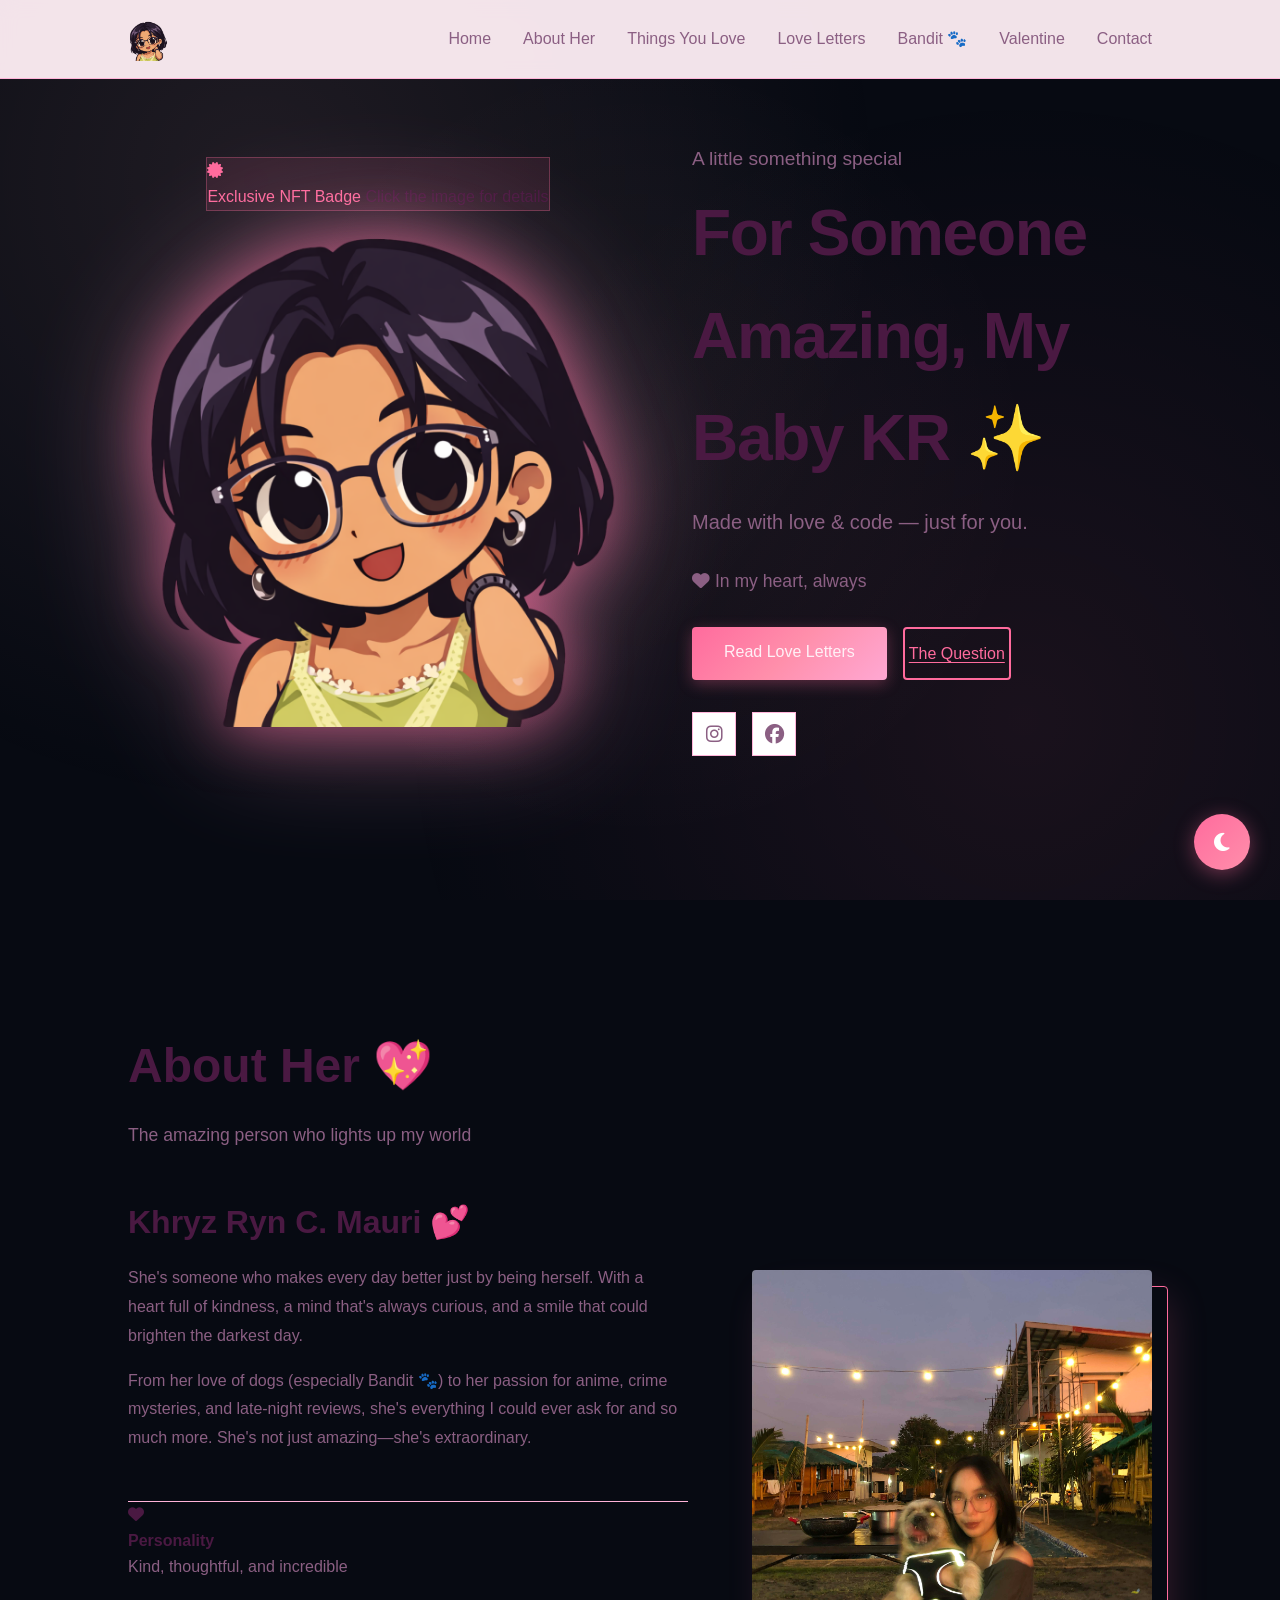
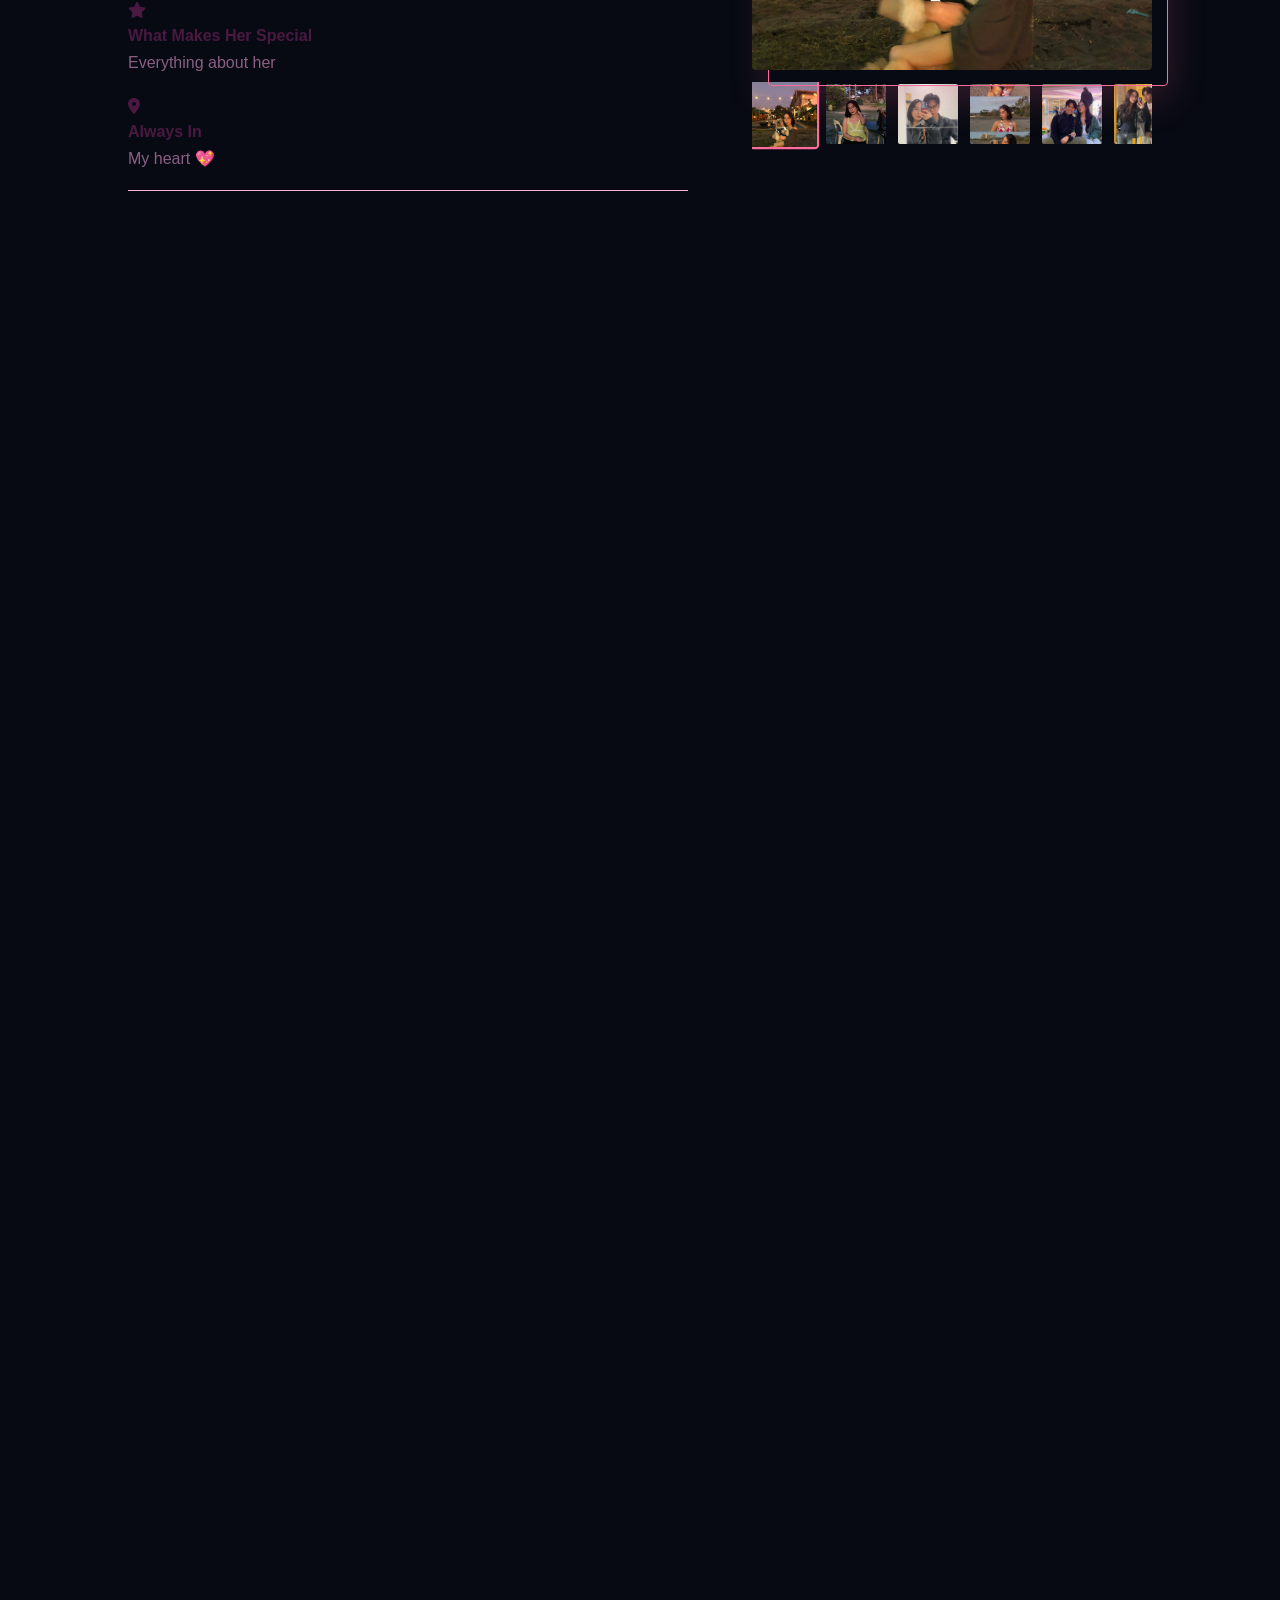
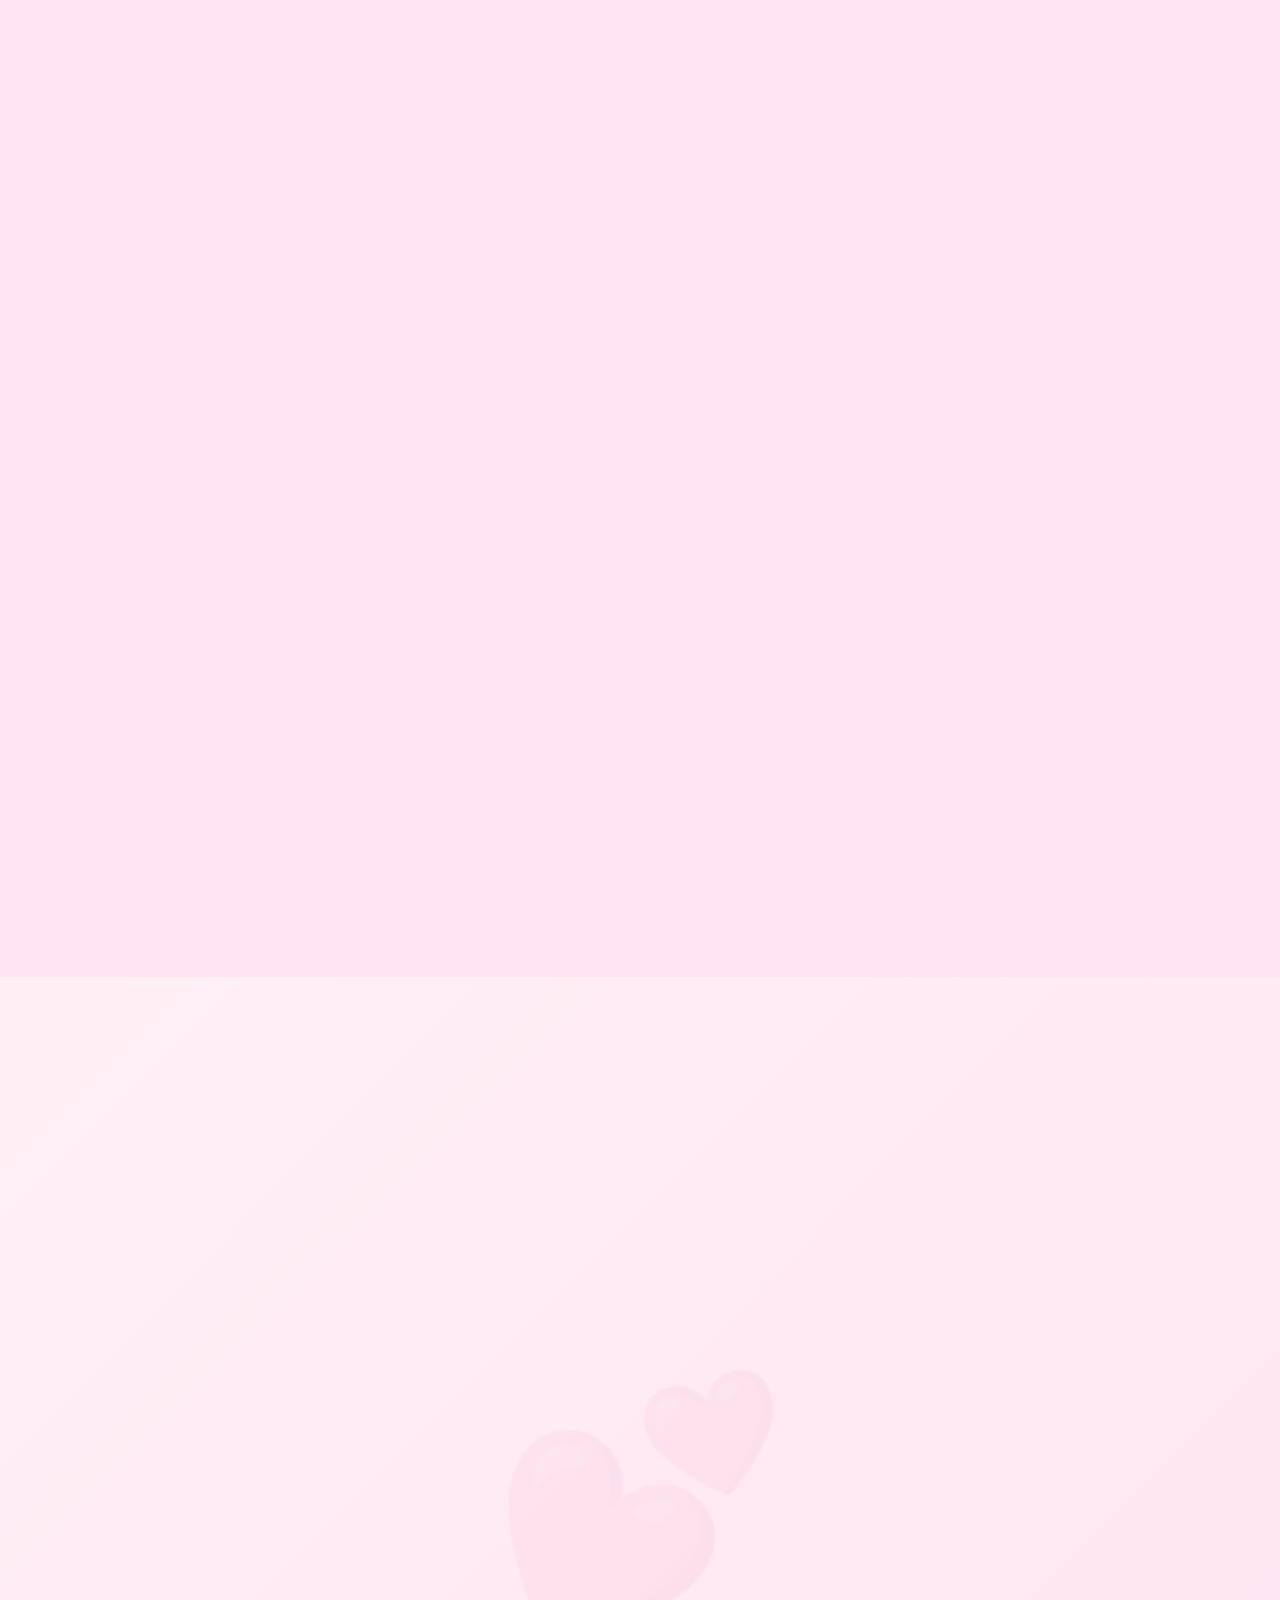
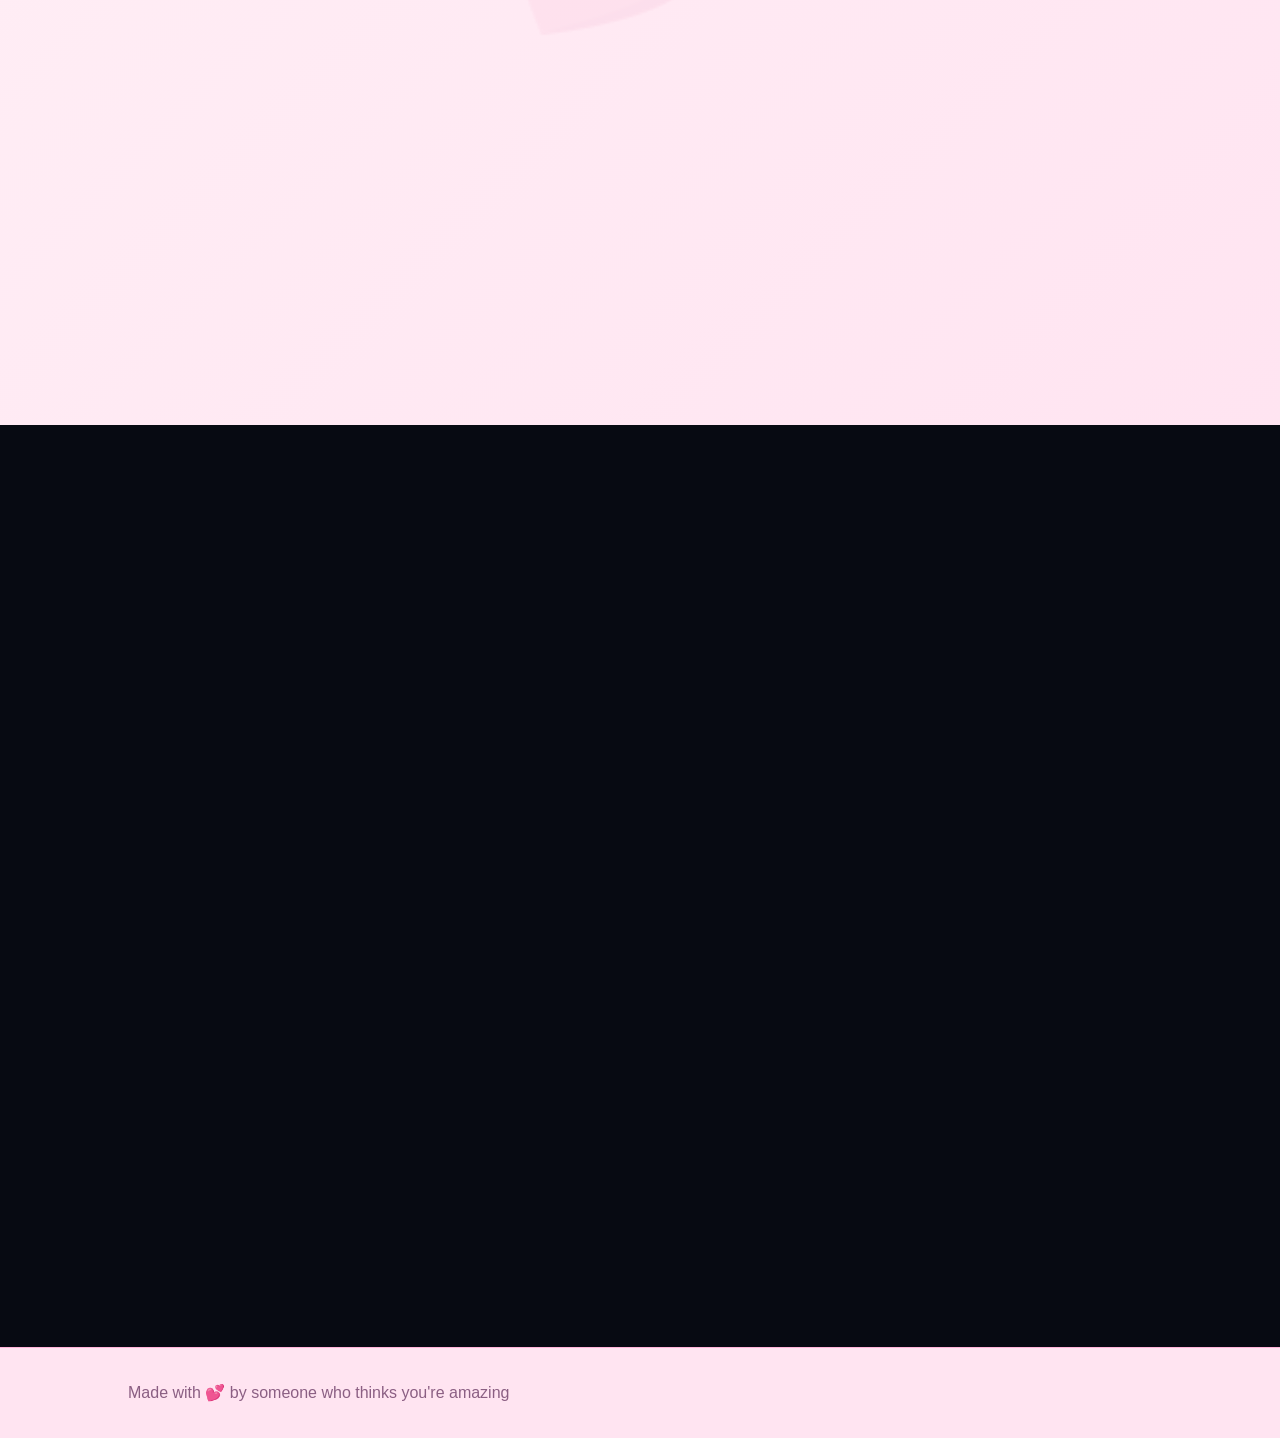
<file: romantic-page/index.html>
<!DOCTYPE html>
<html lang="en">
<head>
    <meta charset="UTF-8">
    <meta name="viewport" content="width=device-width, initial-scale=1.0">
    <title>For Someone Amazing | A Little Surprise</title>
    <meta name="description" content="A little romantic surprise page">

        <!-- SEO / Social previews -->
        <meta name="robots" content="index,follow,max-image-preview:large">
        <link rel="canonical" href="/romantic-page/index.html">
        <meta property="og:type" content="website">
        <meta property="og:title" content="For Someone Amazing | A Little Surprise">
        <meta property="og:description" content="A little romantic surprise page">
        <meta property="og:url" content="/romantic-page/index.html">
        <meta property="og:image" content="/main-page/assets/images/brand/logo.png">
        <meta name="twitter:card" content="summary_large_image">
        <meta name="twitter:title" content="For Someone Amazing | A Little Surprise">
        <meta name="twitter:description" content="A little romantic surprise page">
        <meta name="twitter:image" content="/main-page/assets/images/brand/logo.png">

        <script type="application/ld+json">
            {
                "@context": "https://schema.org",
                "@type": "WebPage",
                "name": "For Someone Amazing | A Little Surprise",
                "url": "/romantic-page/index.html"
            }
        </script>

    <!-- Google Fonts -->
    <link rel="preconnect" href="https://fonts.googleapis.com">
    <link rel="preconnect" href="https://fonts.gstatic.com" crossorigin>
    <link href="https://fonts.googleapis.com/css2?family=Poppins:wght@300;400;500;600;700&display=swap" rel="stylesheet">
    <link href="https://fonts.googleapis.com/css2?family=Dancing+Script:wght@500;600;700&display=swap" rel="stylesheet">

    <!-- Font Awesome -->
    <link rel="stylesheet" href="https://cdnjs.cloudflare.com/ajax/libs/font-awesome/6.4.0/css/all.min.css">

    <!-- AOS Animation Library -->
    <link href="https://unpkg.com/aos@2.3.1/dist/aos.css" rel="stylesheet">

    <!-- Custom CSS -->
    <link rel="stylesheet" href="../main-page/css/styles.css">
    <link rel="stylesheet" href="../main-page/css/romantic-theme.css">

    <!-- Favicons (absolute paths to avoid relative resolution issues) -->
    <link rel="shortcut icon" href="/romantic-page/assets/images/favicons/kr/favicon_io/favicon.ico" type="image/x-icon">
    <link rel="icon" href="/romantic-page/assets/images/favicons/kr/favicon_io/favicon-16x16.png" type="image/png" sizes="16x16">
    <link rel="icon" href="/romantic-page/assets/images/favicons/kr/favicon_io/favicon-32x32.png" type="image/png" sizes="32x32">
    <link rel="apple-touch-icon" href="/romantic-page/assets/images/favicons/kr/favicon_io/apple-touch-icon.png">
</head>
<body class="romantic-theme">
    <!-- Navigation -->
    <nav class="navbar" id="navbar">
        <div class="container">
            <div class="nav-logo">
                <a href="#home" aria-label="Go to top">
                    <img src="assets/images/brand/kr-logo.png" alt="KR logo" class="nav-logo-img romantic-nav-logo">
                </a>
            </div>

            <div class="nav-menu" id="navMenu">
                <ul class="nav-list">
                    <li><a href="#home" class="nav-link">Home</a></li>
                 <li><a href="#about-her" class="nav-link">About Her</a></li>
                    <li><a href="#skills" class="nav-link">Things You Love</a></li>
                
                    <li><a href="#letters" class="nav-link">Love Letters</a></li>
                    <li><a href="#bandit" class="nav-link">Bandit 🐾</a></li>
                    <li><a href="#valentine" class="nav-link">Valentine</a></li>
                    <li><a href="#contact" class="nav-link">Contact</a></li>
                </ul>
            </div>

            <div class="nav-toggle" id="navToggle" aria-label="Toggle navigation">
                <span></span>
                <span></span>
                <span></span>
            </div>
        </div>
    </nav>

    <!-- Hero Section -->
    <section id="home" class="hero">
        <div class="hero-particles"></div>
        <div class="container">
            <div class="hero-logo-container">
                <a href="https://suiscan.xyz/testnet/object/0xebe0d350359f69829757e4fcb87eaa5d5922dd3e2242ce8ff020b30bdd7fbbac/tx-blocks" class="nft-badge romantic-nft-badge" data-aos="fade-down">
                    <i class="fas fa-certificate"></i>
                    <div class="nft-badge-content">
                        <span class="nft-badge-title">Exclusive NFT Badge</span>
                        <span class="nft-badge-status">Click the image for details</span>
                    </div>
                </a>

                <a class="hero-logo-link" href="https://suiscan.xyz/testnet/object/0xebe0d350359f69829757e4fcb87eaa5d5922dd3e2242ce8ff020b30bdd7fbbac/tx-blocks" aria-label="View NFT details">
                    <img src="assets/images/brand/kr-logo.png" alt="KR Logo" class="hero-logo romantic-hero-logo not-visible" loading="lazy" decoding="async" fetchpriority="low">
                </a>

                <div class="hero-logo-note">
                    <a href="https://suiscan.xyz/testnet/object/0xebe0d350359f69829757e4fcb87eaa5d5922dd3e2242ce8ff020b30bdd7fbbac/tx-blocks"></a>
                </div>
            </div>
            <div class="hero-content" data-aos="fade-up">
                <p class="hero-subtitle">A little something special</p>
                <h1 class="hero-title">For Someone Amazing, My Baby KR ✨</h1>
                <p class="hero-description">Made with love & code — just for you.</p>
                <p class="hero-location">
                    <i class="fas fa-heart"></i> In my heart, always
                </p>
                <div class="hero-buttons">
                    <a href="love-letters.html" class="btn btn-primary">Read Love Letters</a>
                    <a href="#valentine" class="btn btn-secondary">The Question</a>
                </div>

                <div class="social-links" aria-label="Social links">
                    <a href="https://www.instagram.com/maurii.kr/" target="_blank" rel="noopener" aria-label="Instagram"><i class="fab fa-instagram"></i></a>
                    <a href="https://www.facebook.com/profile.php?id=61577768647188" target="_blank" rel="noopener" aria-label="Facebook"><i class="fab fa-facebook"></i></a>
                </div>
            </div>
        </div>

        <div class="scroll-indicator">
            <a href="#about-her">
                <div class="mouse">
                    <div class="wheel"></div>
                </div>
            </a>
        </div>
    </section>

    <!-- About Her Section -->
    <section id="about-her" class="about">
        <div class="container">
            <h2 class="section-title" data-aos="fade-up">About Her 💖</h2>
            <p class="section-subtitle" data-aos="fade-up">The amazing person who lights up my world</p>
            <div class="about-content">
                <div class="about-image" data-aos="fade-right">
                    <div class="about-image-wrapper">
                        <div class="carousel" id="herCarousel">
                            <div class="carousel-display">
                                <img src="assets/images/people/her/her-1.jpg" alt="Her Picture" class="carousel-main" id="herCarouselMain">
                                <div class="about-image-border" id="herImageBorder"></div>
                            </div>
                            <div class="carousel-thumbs" id="herCarouselThumbs" aria-label="Her picture thumbnails">
                                <button class="thumb" data-src="assets/images/people/her/her-1.jpg" aria-label="Show picture 1"><img src="assets/images/people/her/her-1.jpg" alt=""></button>
                                <button class="thumb" data-src="assets/images/people/her/her-2.jpg" aria-label="Show picture 2"><img src="assets/images/people/her/her-2.jpg" alt=""></button>
                                <button class="thumb" data-src="assets/images/people/her/her-3.jpg" aria-label="Show picture 3"><img src="assets/images/people/her/her-3.jpg" alt=""></button>
                                <button class="thumb" data-src="assets/images/people/her/her-4.jpg" aria-label="Show picture 4"><img src="assets/images/people/her/her-4.jpg" alt=""></button>
                                <button class="thumb" data-src="assets/images/people/her/her-5.jpg" aria-label="Show picture 5"><img src="assets/images/people/her/her-5.jpg" alt=""></button>
                                <button class="thumb" data-src="assets/images/people/her/her-6.jpg" aria-label="Show picture 6"><img src="assets/images/people/her/her-6.jpg" alt=""></button>
                            </div>
                        </div>
                    </div>
                </div>
                <div class="about-text" data-aos="fade-left">
                    <h3>Khryz Ryn C. Mauri 💕</h3>
                    <p>
                        She's someone who makes every day better just by being herself. With a heart full of kindness,
                        a mind that's always curious, and a smile that could brighten the darkest day.
                    </p>
                    <p>
                        From her love of dogs (especially Bandit 🐾) to her passion for anime, crime mysteries, and late-night
                        reviews, she's everything I could ever ask for and so much more. She's not just amazing—she's extraordinary.
                    </p>
                    <div class="about-info">
                        <div class="info-item">
                            <i class="fas fa-heart"></i>
                            <div>
                                <h4>Personality</h4>
                                <p>Kind, thoughtful, and incredible</p>
                            </div>
                        </div>
                        <div class="info-item">
                            <i class="fas fa-star"></i>
                            <div>
                                <h4>What Makes Her Special</h4>
                                <p>Everything about her</p>
                            </div>
                        </div>
                        <div class="info-item">
                            <i class="fas fa-map-marker-alt"></i>
                            <div>
                                <h4>Always In</h4>
                                <p>My heart 💖</p>
                            </div>
                        </div>
                    </div>
                </div>
            </div>
        </div>
    </section>

   

    <!-- Skills / Interests -->
    <section id="skills" class="skills">
        <div class="container">
            <h2 class="section-title" data-aos="fade-up">Things You Love ✨</h2>
            <p class="section-subtitle" data-aos="fade-up">Your favorite interests and passions that make you amazing</p>

            <div class="skills-grid">
                <div class="skill-category" data-aos="fade-up" data-aos-delay="100">
                    <h3><i class="fas fa-paw"></i> Dogs & Pets</h3>
                    <div class="skill-items">
                        <div class="skill-item"><div class="skill-icon">🐕</div><span>Golden Retrievers</span></div>
                        <div class="skill-item"><div class="skill-icon">🐾</div><span>Long Walks</span></div>
                        <div class="skill-item"><div class="skill-icon">🦴</div><span>Giving Treats</span></div>
                        <div class="skill-item"><div class="skill-icon">❤️</div><span>Unconditional Love</span></div>
                    </div>
                </div>

                <div class="skill-category" data-aos="fade-up" data-aos-delay="200">
                    <h3><i class="fas fa-torii-gate"></i> Anime & Manga</h3>
                    <div class="skill-items">
                        <div class="skill-item"><div class="skill-icon">🎌</div><span>Cozy Stories</span></div>
                        <div class="skill-item"><div class="skill-icon">⚔️</div><span>Epic Moments</span></div>
                        <div class="skill-item"><div class="skill-icon">😂</div><span>Comedy Series</span></div>
                        <div class="skill-item"><div class="skill-icon">💝</div><span>Romance</span></div>
                    </div>
                </div>

                <div class="skill-category" data-aos="fade-up" data-aos-delay="300">
                    <h3><i class="fas fa-user-secret"></i> Crime & Mystery</h3>
                    <div class="skill-items">
                        <div class="skill-item"><div class="skill-icon">🔎</div><span>Investigation Skills</span></div>
                        <div class="skill-item"><div class="skill-icon">🧩</div><span>Connecting Clues</span></div>
                        <div class="skill-item"><div class="skill-icon">🎬</div><span>True Crime Docs</span></div>
                        <div class="skill-item"><div class="skill-icon">🕵️</div><span>Detective Stories</span></div>
                    </div>
                </div>

                <div class="skill-category" data-aos="fade-up" data-aos-delay="400">
                    <h3><i class="fas fa-heart"></i> What Makes You Special</h3>
                    <div class="skill-items">
                        <div class="skill-item"><div class="skill-icon">💖</div><span>Kind Heart</span></div>
                        <div class="skill-item"><div class="skill-icon">✨</div><span>Beautiful Smile</span></div>
                        <div class="skill-item"><div class="skill-icon">🌟</div><span>Bright Mind</span></div>
                        <div class="skill-item"><div class="skill-icon">💫</div><span>Amazing Soul</span></div>
                    </div>
                </div>
            </div>
        </div>
    </section>

  

    <!-- Love Letters Section -->
    <section id="letters" class="love-letters-preview">
        <div class="container">
            <h2 class="section-title" data-aos="fade-up">💌 Love Letters 💌</h2>
            <p class="section-subtitle" data-aos="fade-up">Messages from my heart to yours</p>

            <div class="letters-grid" id="lettersPreviewGrid">
              

                <div class="letter-card" data-aos="fade-up" data-aos-delay="200">
                    <div class="letter-icon">
                        <i class="fas fa-heart"></i>
                    </div>
                    <h3 class="letter-card-title">Why You're Special</h3>
                    <p class="letter-card-date">Coming soon...</p>
                    <p class="letter-card-preview">All the reasons why you mean so much to me...</p>
                    <a href="love-letters.html" class="btn-read-letter">View All Letters</a>
                </div>

               
            </div>

         
        </div>
    </section>

    <!-- Bandit Section -->
    <section id="bandit" class="bandit-section">
        <div class="container">
            <h2 class="section-title" data-aos="fade-up">Meet Bandit 🐾</h2>
            <p class="section-subtitle" data-aos="fade-up">The goodest boy who stole our hearts</p>

            <div class="bandit-gallery">
                <div class="bandit-card" data-aos="zoom-in" data-aos-delay="100">
                    <div class="bandit-image">
                        <img src="assets/images/pets/bandit/bandit-1.jpg" alt="Bandit - Playful Moments" class="bandit-photo" onload="this.nextElementSibling.style.display='none'" onerror="this.style.display='none'">
                        <div class="bandit-fallback" style="text-align:center;padding:2rem;">
                            <div style="font-size: 5rem;">🐕</div>
                            <p style="margin-top: 1rem; color: var(--text-secondary);">Replace with assets/images/pets/bandit/bandit-1.jpg</p>
                        </div>
                    </div>
                    <h3>Playful Moments</h3>
                </div>

                <div class="bandit-card" data-aos="zoom-in" data-aos-delay="200">
                    <div class="bandit-image">
                        <img src="assets/images/pets/bandit/bandit-2.jpg" alt="Bandit - Treat Time" class="bandit-photo" onload="this.nextElementSibling.style.display='none'" onerror="this.style.display='none'">
                        <div class="bandit-fallback" style="text-align:center;padding:2rem;">
                            <div style="font-size: 5rem;">🦴</div>
                            <p style="margin-top: 1rem; color: var(--text-secondary);">Replace with assets/images/pets/bandit/bandit-2.jpg</p>
                        </div>
                    </div>
                    <h3>Treat Time</h3>
                </div>

                <div class="bandit-card" data-aos="zoom-in" data-aos-delay="300">
                    <div class="bandit-image">
                        <img src="assets/images/pets/bandit/bandit-3.jpg" alt="Bandit - Nap Time" class="bandit-photo" onload="this.nextElementSibling.style.display='none'" onerror="this.style.display='none'">
                        <div class="bandit-fallback" style="text-align:center;padding:2rem;">
                            <div style="font-size: 5rem;">💤</div>
                            <p style="margin-top: 1rem; color: var(--text-secondary);">Replace with assets/images/pets/bandit/bandit-3.jpg</p>
                        </div>
                    </div>
                    <h3>Nap Time</h3>
                </div>

                <div class="bandit-card" data-aos="zoom-in" data-aos-delay="400">
                    <div class="bandit-image">
                        <img src="assets/images/pets/bandit/bandit-4.jpg" alt="Bandit - Being Adorable" class="bandit-photo" onload="this.nextElementSibling.style.display='none'" onerror="this.style.display='none'">
                        <div class="bandit-fallback" style="text-align:center;padding:2rem;">
                            <div style="font-size: 5rem;">❤️</div>
                            <p style="margin-top: 1rem; color: var(--text-secondary);">Replace with assets/images/pets/bandit/bandit-4.jpg</p>
                        </div>
                    </div>
                    <h3>Being Adorable</h3>
                </div>
            </div>

            <div class="bandit-info" data-aos="fade-up">
                <div class="bandit-bio">
                    <h3><i class="fas fa-paw"></i> About Bandit</h3>
                    <p>
                        Bandit is more than just a dog—he's family. With his playful energy, warm cuddles, and
                        unconditional love, he brings so much joy to every day. Whether he's playing fetch, begging
                        for treats, or just being the goodest boy, Bandit makes life better. 🐾💕
                    </p>
                </div>
            </div>
        </div>
    </section>

    <!-- Valentine Section -->
    <section id="valentine" class="valentine-section">
        <div class="container">
            <h2 class="section-title valentine-title" data-aos="fade-up">💝 Will You Be My Valentine? 💝</h2>
            <p class="section-subtitle" data-aos="fade-up">A question from the heart</p>

            <div class="valentine-content" data-aos="zoom-in">
                <div class="valentine-message">
                    <p class="valentine-text">
In a world full of people, you're the one who makes my heart skip a beat.

Building this was my way of saying: you matter to me — a lot.

So here’s my question…
                    </p>
                </div>

                <div class="valentine-question">
                    <h3 class="valentine-main-question">Will you be my Valentine?</h3>
                    <p class="valentine-subtext">Not just for today, but for all the days to come</p>
                </div>

                <div class="valentine-buttons" id="valentineButtons">
                    <button class="btn-valentine btn-yes" id="valentineYes">
                        <i class="fas fa-heart"></i> Yes! 💕
                    </button>
                    <button class="btn-valentine btn-maybe" id="valentineMaybe">
                        <i class="fas fa-smile"></i> Let me think… 😊
                    </button>
                </div>

                <div class="valentine-response" id="valentineResponse" style="display:none;">
                    <div class="valentine-celebration">
                        <span class="celebration-heart">💕</span>
                        <span class="celebration-heart">💖</span>
                        <span class="celebration-heart">💘</span>
                        <p class="valentine-response-text" id="valentineResponseText"></p>
                    </div>
                </div>
            </div>
        </div>
    </section>

    <!-- Confirmation Popup Modal -->
    <div class="confirm-modal" id="confirmModal" style="display: none;">
        <div class="confirm-modal-backdrop"></div>
        <div class="confirm-modal-content">
            <div class="confirm-modal-header">
                <i class="fas fa-heart-broken"></i>
            </div>
            <h3 class="confirm-modal-title" id="confirmTitle">Are you sure?</h3>
            <p class="confirm-modal-text" id="confirmText">You're breaking my heart! 💔</p>
            <div class="confirm-modal-buttons">
                <button class="btn-confirm-yes" id="confirmYes">
                    <i class="fas fa-check"></i> Yes, I'm sure
                </button>
                <button class="btn-confirm-no" id="confirmNo">
                    <i class="fas fa-heart"></i> No, wait!
                </button>
            </div>
        </div>
    </div>

    <!-- Contact -->
    <section id="contact" class="contact">
        <div class="container">
            <h2 class="section-title" data-aos="fade-up">Reach Out Anytime 💌</h2>
            <p class="section-subtitle" data-aos="fade-up">I’m always here for you</p>

            <div class="contact-content">
                <div class="contact-info" data-aos="fade-right">
                    <div class="contact-item">
                        <div class="contact-icon"><i class="fas fa-heart"></i></div>
                        <div class="contact-details">
                            <h3>Always Available</h3>
                            <p>24/7, no matter what</p>
                        </div>
                    </div>
                    <div class="contact-item">
                        <div class="contact-icon"><i class="fas fa-comments"></i></div>
                        <div class="contact-details">
                            <h3>Let’s Talk</h3>
                            <p>About anything & everything</p>
                        </div>
                    </div>
                </div>

                <form class="contact-form" data-aos="fade-left">
                    <div class="form-group">
                        <input type="text" name="name" placeholder="Your lovely name" required>
                    </div>
                    <div class="form-group">
                        <input type="email" name="email" placeholder="zaratejandale15@email.com" required>
                    </div>
                    <div class="form-group">
                        <input type="text" name="subject" placeholder="What's on your mind?" required>
                    </div>
                    <div class="form-group">
                        <textarea name="message" rows="5" placeholder="Share your thoughts with me..." required></textarea>
                    </div>
                    <button type="submit" class="btn btn-primary">Send with Love 💕</button>
                </form>
            </div>
        </div>
    </section>

    <footer class="footer">
        <div class="container">
            <div class="footer-content">
                <p>Made with 💕 by someone who thinks you're amazing</p>
            </div>
        </div>
    </footer>

    <!-- AOS -->
    <script src="https://unpkg.com/aos@2.3.1/dist/aos.js"></script>

    <!-- Romantic page logic -->
    <script src="js/page/romantic-page.js"></script>
</body>
</html>
</file>
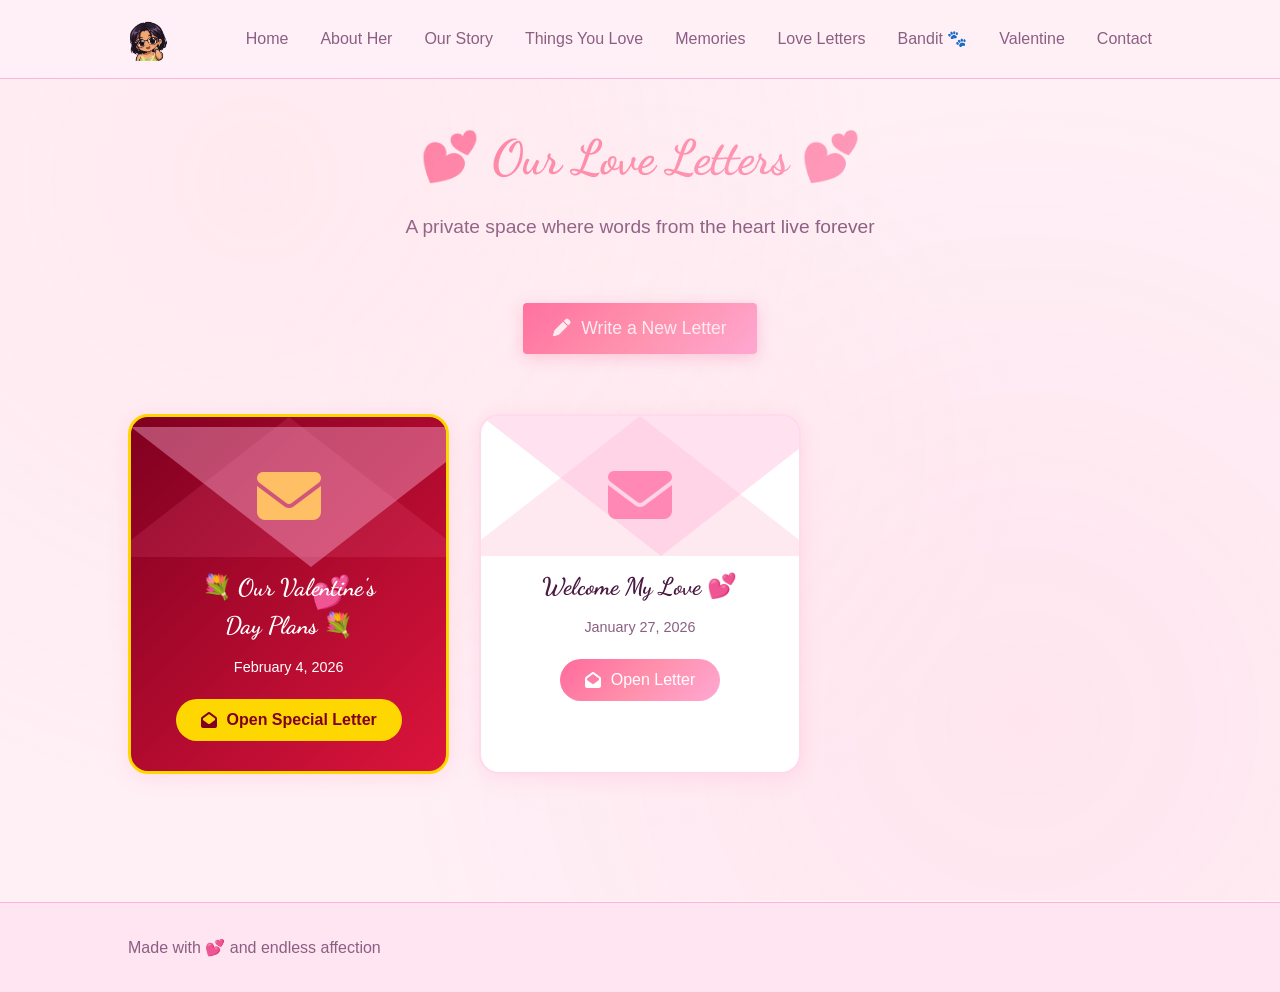
<file: love-letters.html>
<!doctype html>
<html lang="en">
    <head>
        <meta charset="utf-8" />
        <meta name="viewport" content="width=device-width, initial-scale=1" />
        <meta http-equiv="refresh" content="0; url=romantic-page/love-letters.html" />
        <title>Redirecting</title>
        <link rel="canonical" href="romantic-page/love-letters.html" />
    </head>
    <body>
        <p>If you are not redirected, <a href="romantic-page/love-letters.html">click here</a>.</p>
        <script>
            window.location.replace('romantic-page/love-letters.html');
        </script>
    </body>
</html>
</file>
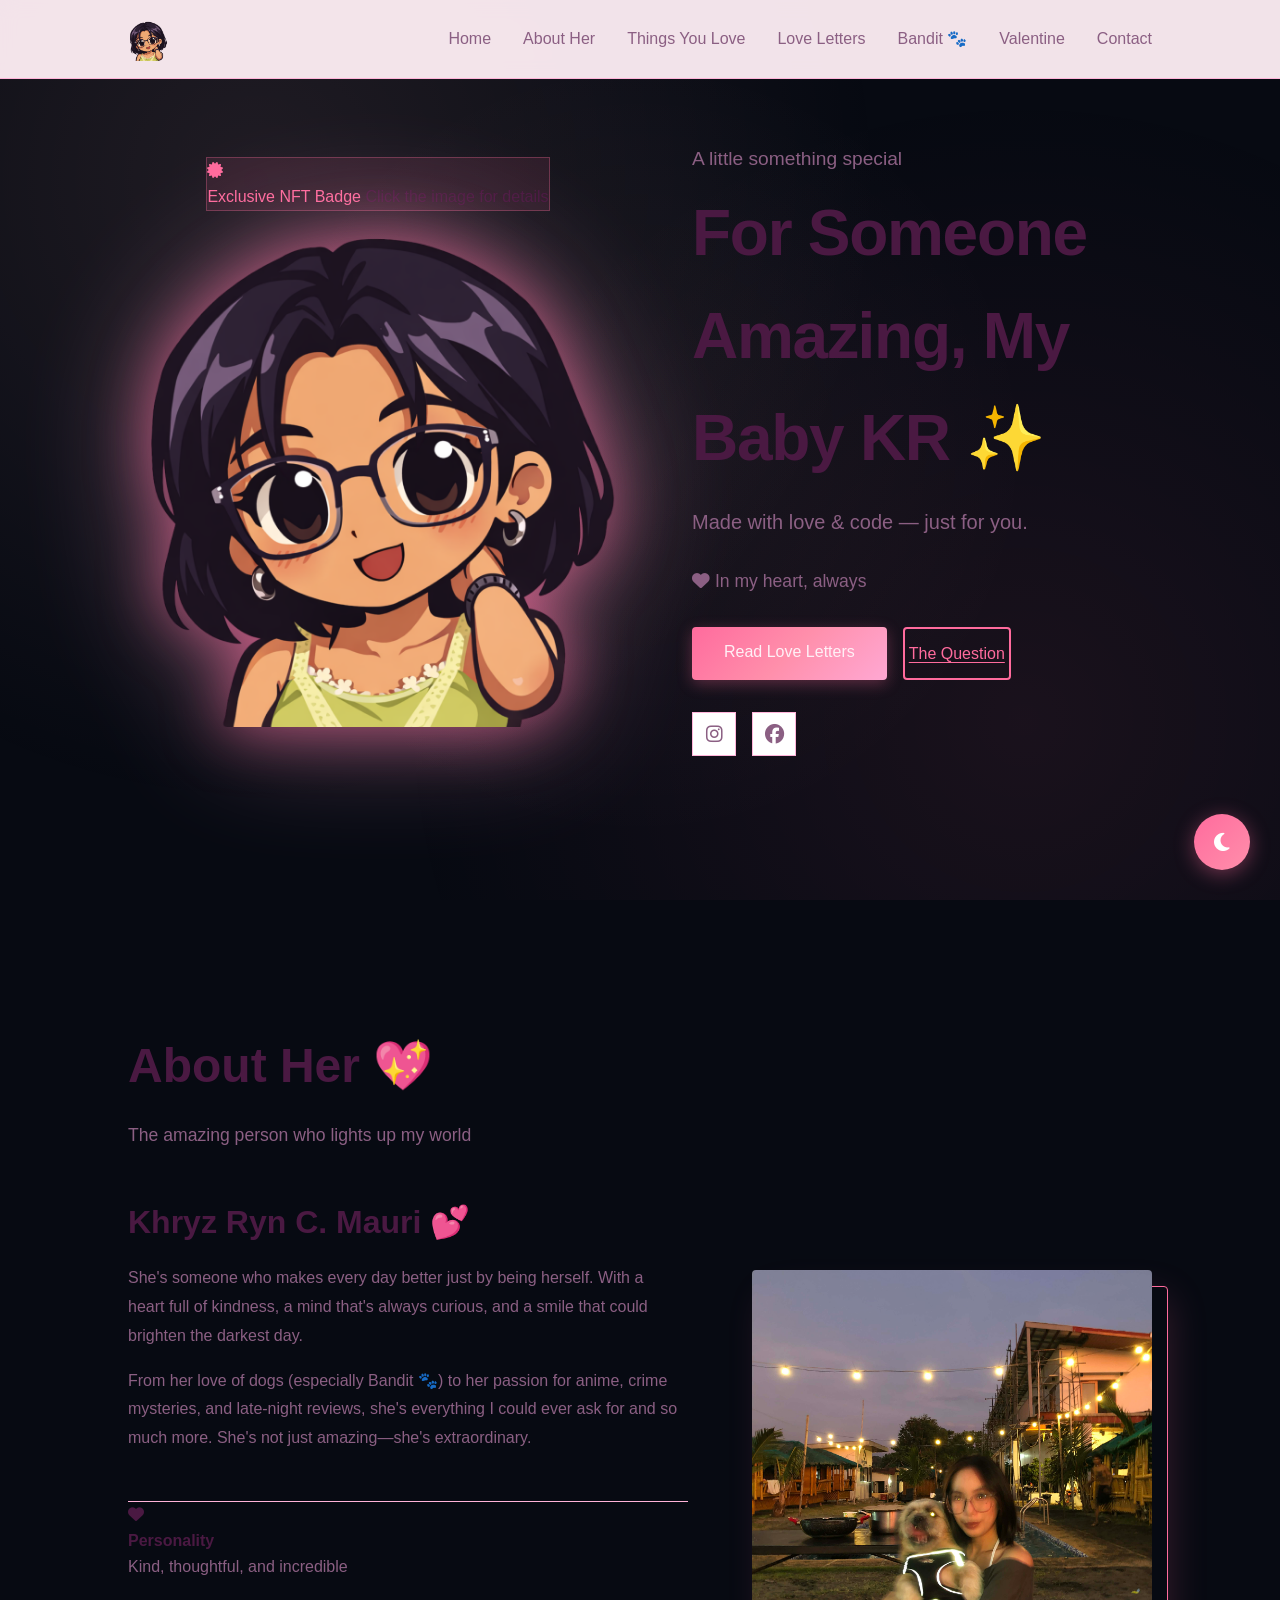
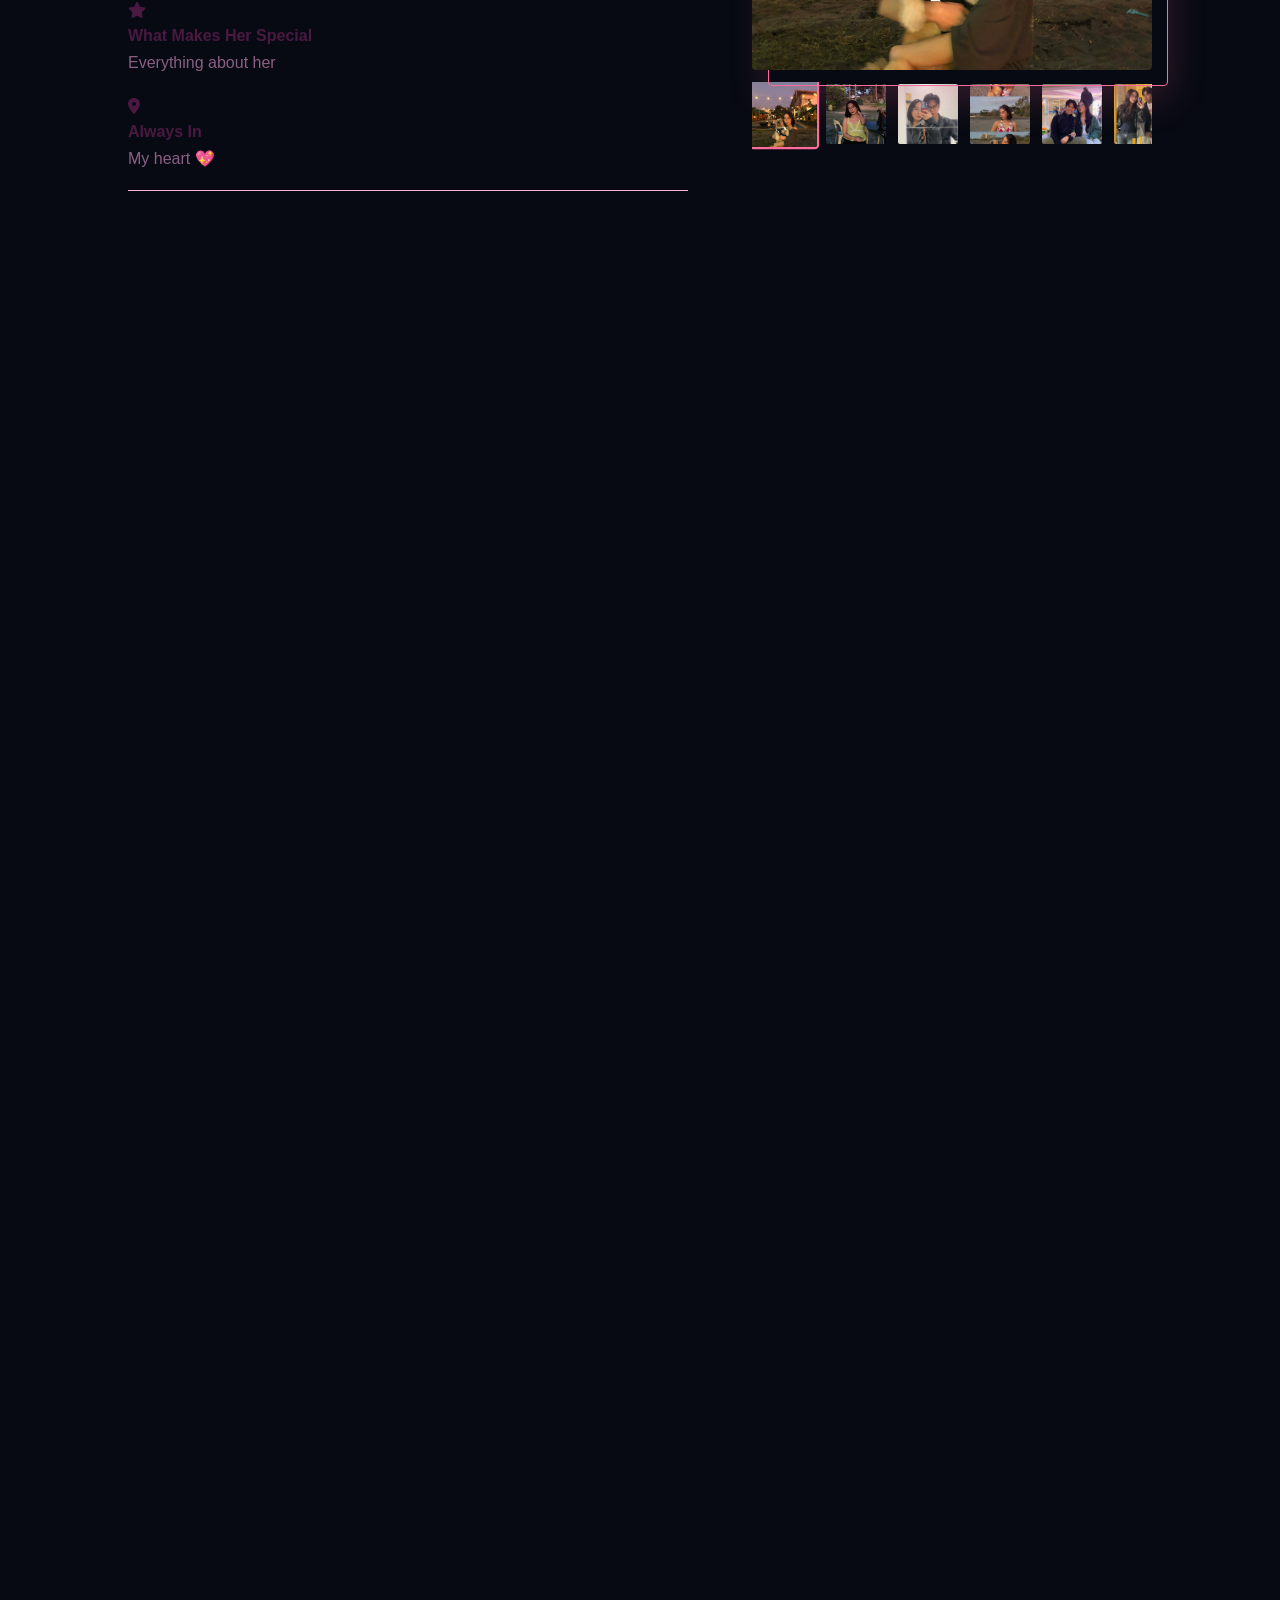
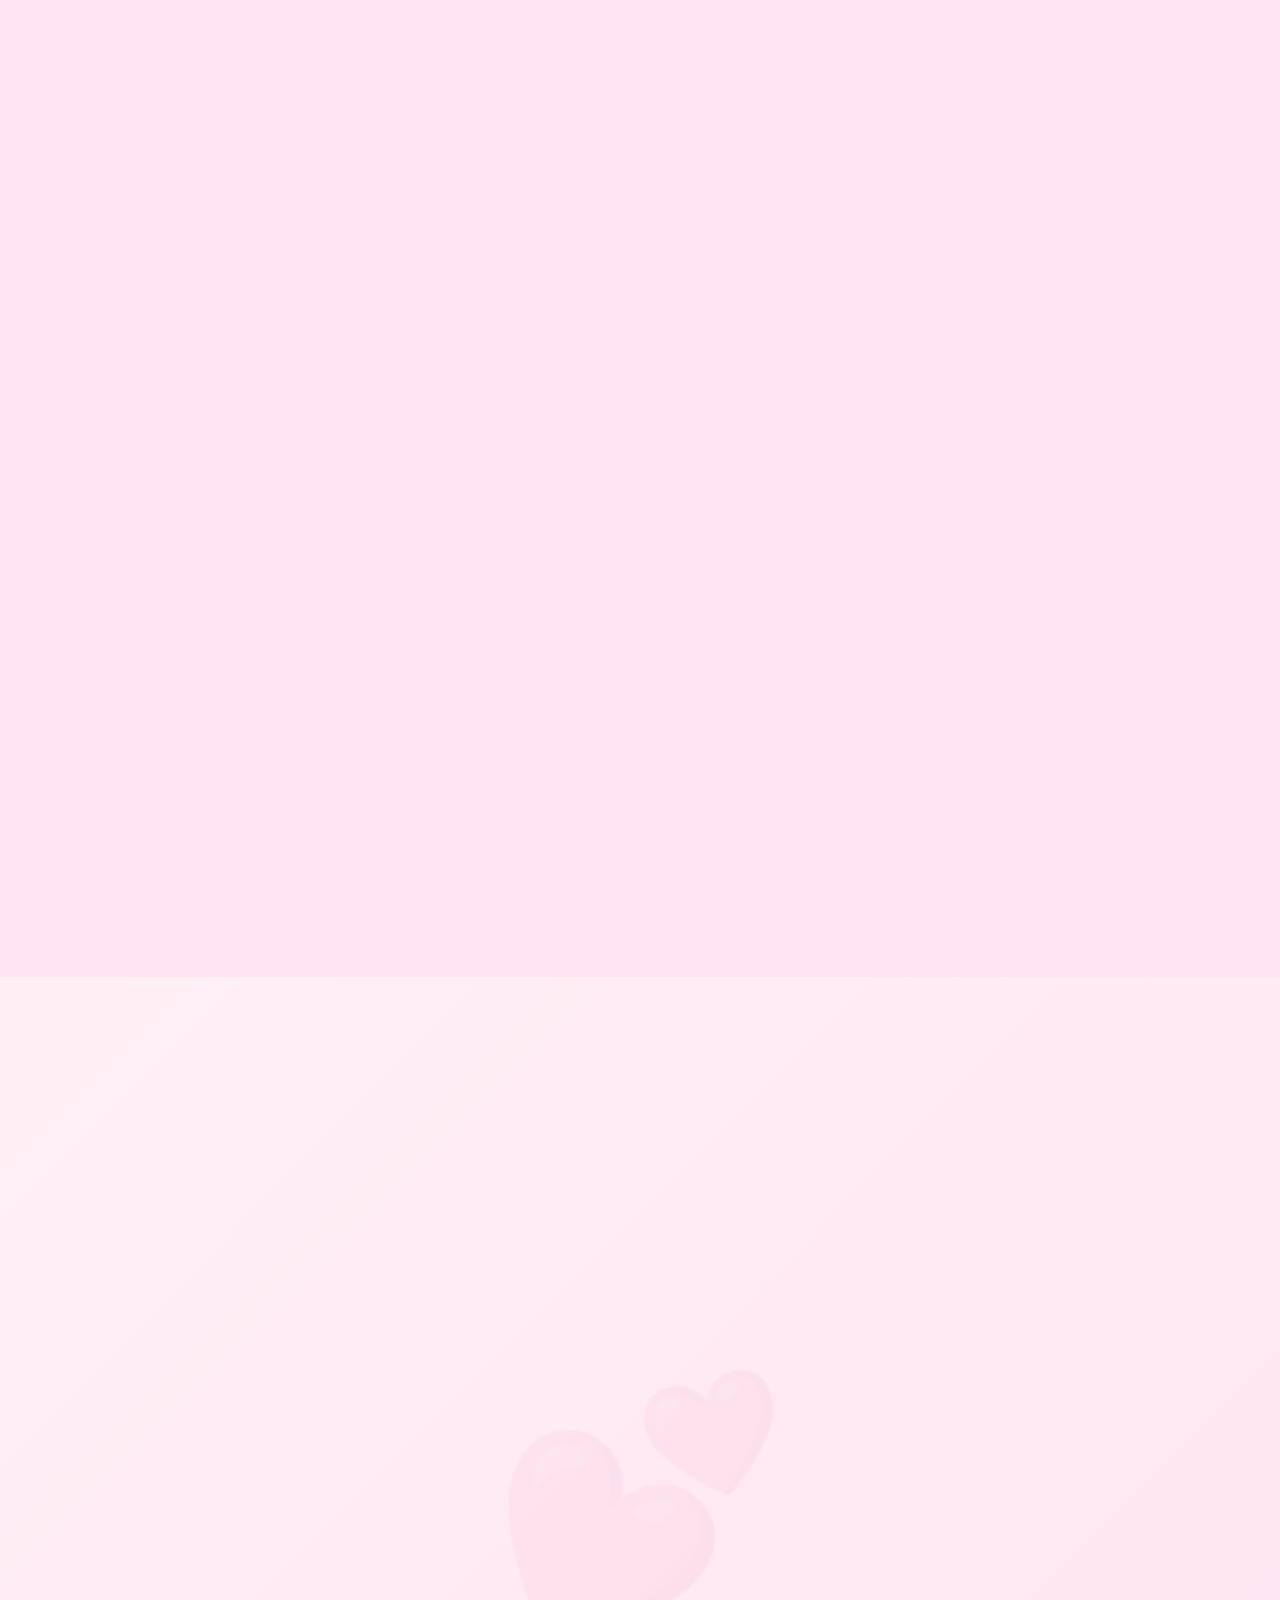
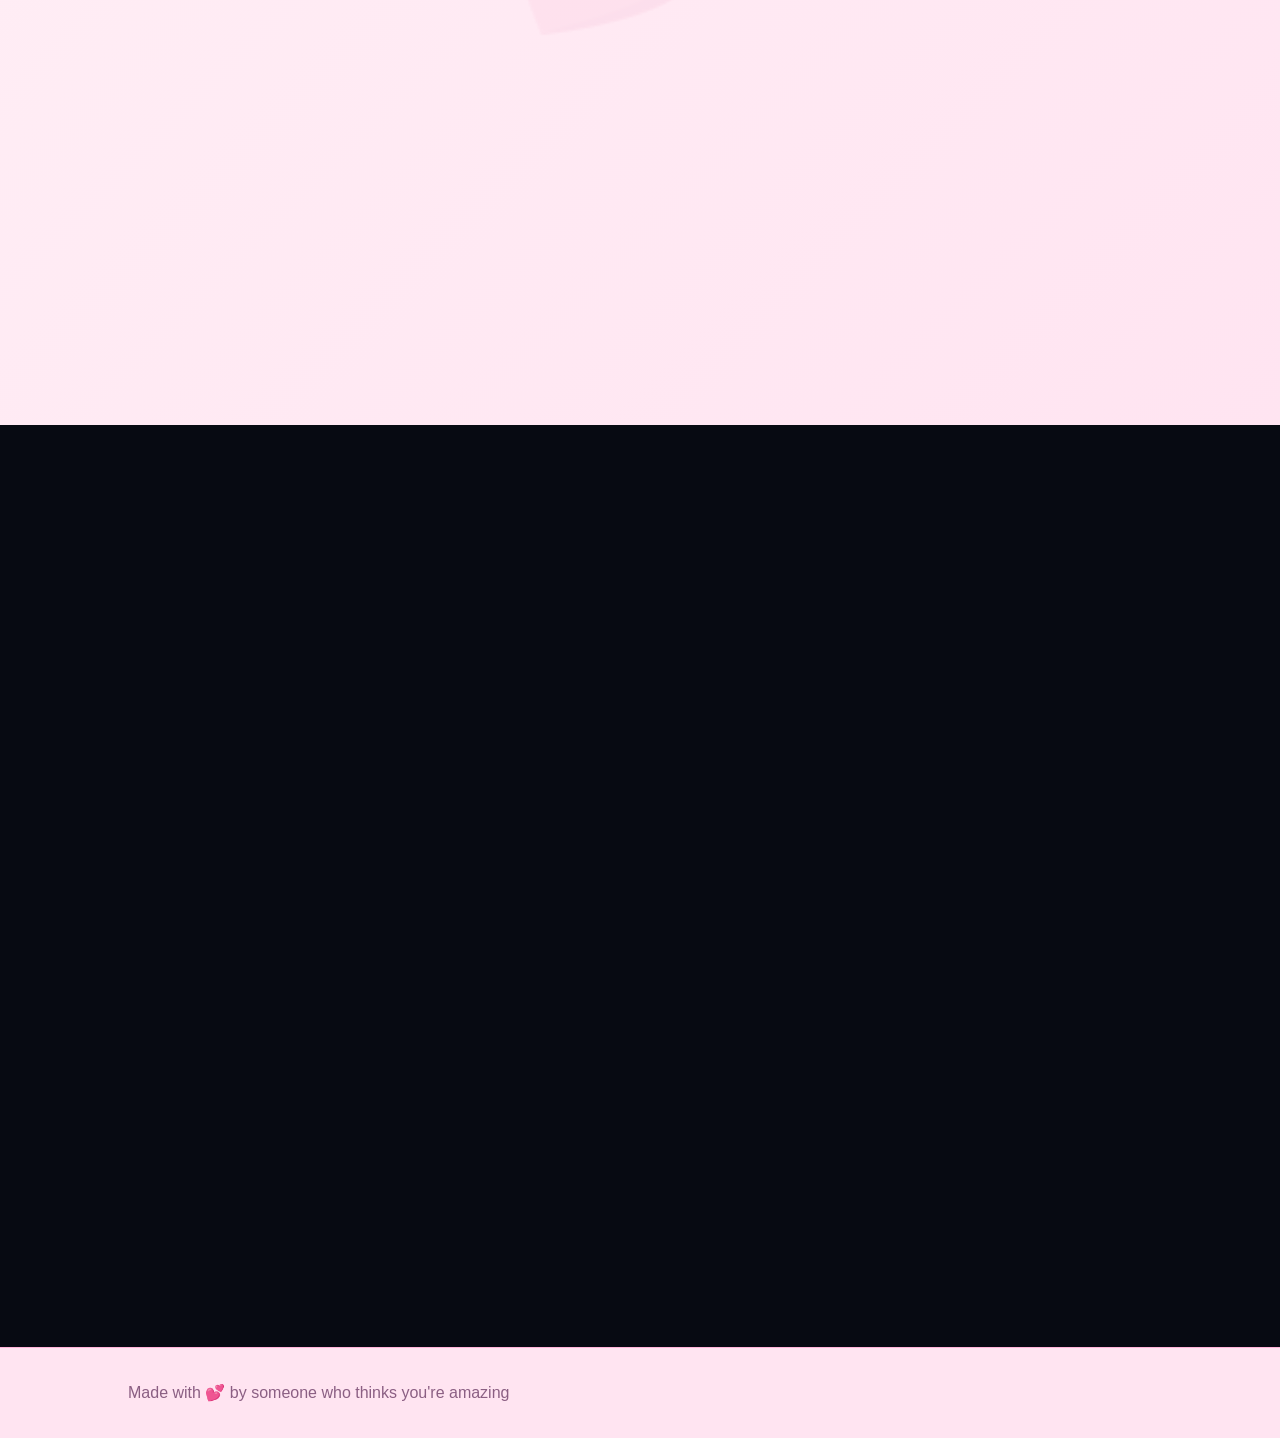
<file: romantic.html>
<!doctype html>
<html lang="en">
    <head>
        <meta charset="utf-8" />
        <meta name="viewport" content="width=device-width, initial-scale=1" />
        <meta http-equiv="refresh" content="0; url=romantic-page/index.html" />
        <title>Redirecting</title>
        <link rel="canonical" href="romantic-page/index.html" />
    </head>
    <body>
        <p>If you are not redirected, <a href="romantic-page/index.html">click here</a>.</p>
        <script>
            window.location.replace('romantic-page/index.html');
        </script>
    </body>
</html>
</file>
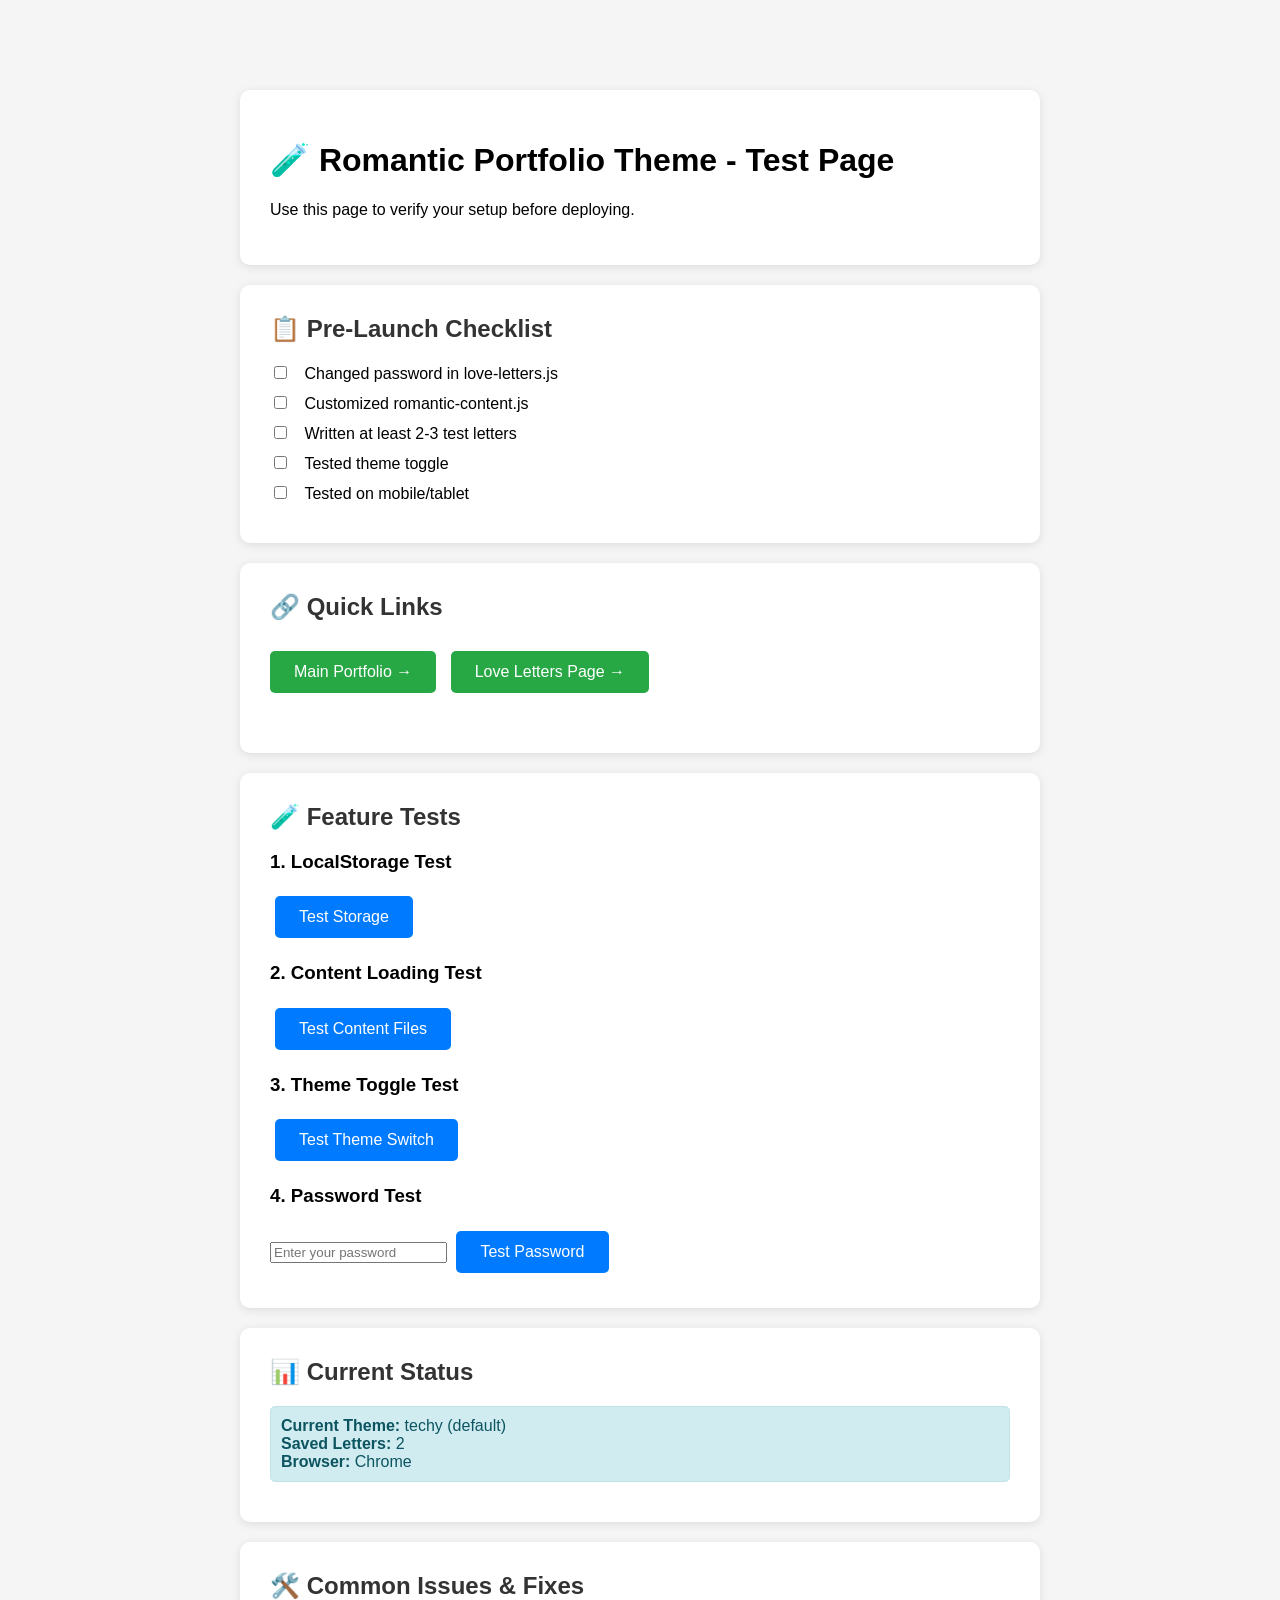
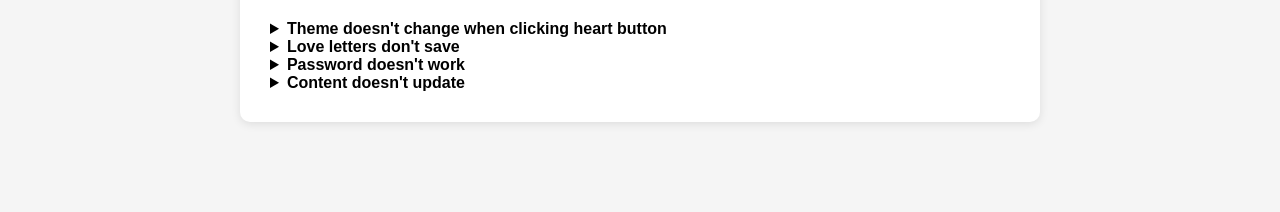
<file: test-page.html>
<!DOCTYPE html>
<html lang="en">
<head>
    <meta charset="UTF-8">
    <meta name="viewport" content="width=device-width, initial-scale=1.0">
    <title>Theme Test Page</title>
    <style>
        body {
            font-family: Arial, sans-serif;
            max-width: 800px;
            margin: 50px auto;
            padding: 20px;
            background: #f5f5f5;
        }
        .test-section {
            background: white;
            padding: 30px;
            margin: 20px 0;
            border-radius: 10px;
            box-shadow: 0 2px 10px rgba(0,0,0,0.1);
        }
        .test-section h2 {
            color: #333;
            margin-top: 0;
        }
        .status {
            padding: 10px;
            border-radius: 5px;
            margin: 10px 0;
        }
        .success {
            background: #d4edda;
            color: #155724;
            border: 1px solid #c3e6cb;
        }
        .error {
            background: #f8d7da;
            color: #721c24;
            border: 1px solid #f5c6cb;
        }
        .info {
            background: #d1ecf1;
            color: #0c5460;
            border: 1px solid #bee5eb;
        }
        button {
            background: #007bff;
            color: white;
            border: none;
            padding: 12px 24px;
            border-radius: 5px;
            cursor: pointer;
            font-size: 16px;
            margin: 5px;
        }
        button:hover {
            background: #0056b3;
        }
        code {
            background: #f4f4f4;
            padding: 2px 6px;
            border-radius: 3px;
            font-family: 'Courier New', monospace;
        }
        .links {
            margin: 20px 0;
        }
        .links a {
            display: inline-block;
            margin: 10px 10px 10px 0;
            padding: 12px 24px;
            background: #28a745;
            color: white;
            text-decoration: none;
            border-radius: 5px;
        }
        .links a:hover {
            background: #218838;
        }
    </style>
</head>
<body>
    <div class="test-section">
        <h1>🧪 Romantic Portfolio Theme - Test Page</h1>
        <p>Use this page to verify your setup before deploying.</p>
    </div>

    <div class="test-section">
        <h2>📋 Pre-Launch Checklist</h2>
        <div id="checklist">
            <p>Loading checklist...</p>
        </div>
    </div>

    <div class="test-section">
        <h2>🔗 Quick Links</h2>
        <div class="links">
            <a href="index.html" target="_blank">Main Portfolio →</a>
            <a href="love-letters.html" target="_blank">Love Letters Page →</a>
        </div>
    </div>

    <div class="test-section">
        <h2>🧪 Feature Tests</h2>
        
        <h3>1. LocalStorage Test</h3>
        <button onclick="testLocalStorage()">Test Storage</button>
        <div id="storageResult"></div>

        <h3>2. Content Loading Test</h3>
        <button onclick="testContentLoading()">Test Content Files</button>
        <div id="contentResult"></div>

        <h3>3. Theme Toggle Test</h3>
        <button onclick="testThemeToggle()">Test Theme Switch</button>
        <div id="themeResult"></div>

        <h3>4. Password Test</h3>
        <input type="password" id="testPassword" placeholder="Enter your password">
        <button onclick="testPassword()">Test Password</button>
        <div id="passwordResult"></div>
    </div>

    <div class="test-section">
        <h2>📊 Current Status</h2>
        <div id="currentStatus">
            <p>Loading status...</p>
        </div>
    </div>

    <div class="test-section">
        <h2>🛠️ Common Issues & Fixes</h2>
        <details>
            <summary><strong>Theme doesn't change when clicking heart button</strong></summary>
            <p>Check: Browser console for errors, make sure <code>romantic-content.js</code> is loading</p>
        </details>
        <details>
            <summary><strong>Love letters don't save</strong></summary>
            <p>Check: localStorage is enabled (disable private browsing mode)</p>
        </details>
        <details>
            <summary><strong>Password doesn't work</strong></summary>
            <p>Check: Password in <code>love-letters.js</code> matches what you're typing (case-sensitive)</p>
        </details>
        <details>
            <summary><strong>Content doesn't update</strong></summary>
            <p>Check: Clear browser cache, verify <code>romantic-content.js</code> syntax</p>
        </details>
    </div>

    <script>
        // Load checklist
        const checklist = [
            { id: 'password', text: 'Changed password in love-letters.js', check: null },
            { id: 'content', text: 'Customized romantic-content.js', check: null },
            { id: 'letters', text: 'Written at least 2-3 test letters', check: null },
            { id: 'theme', text: 'Tested theme toggle', check: null },
            { id: 'mobile', text: 'Tested on mobile/tablet', check: null }
        ];

        function renderChecklist() {
            const container = document.getElementById('checklist');
            const saved = JSON.parse(localStorage.getItem('testChecklist') || '{}');
            
            container.innerHTML = checklist.map(item => {
                const checked = saved[item.id] || false;
                return `
                    <label style="display: block; margin: 10px 0; cursor: pointer;">
                        <input type="checkbox" 
                               ${checked ? 'checked' : ''} 
                               onchange="updateChecklist('${item.id}', this.checked)">
                        <span style="margin-left: 10px;">${item.text}</span>
                    </label>
                `;
            }).join('');
        }

        function updateChecklist(id, checked) {
            const saved = JSON.parse(localStorage.getItem('testChecklist') || '{}');
            saved[id] = checked;
            localStorage.setItem('testChecklist', JSON.stringify(saved));
        }

        // Test localStorage
        function testLocalStorage() {
            const result = document.getElementById('storageResult');
            try {
                localStorage.setItem('test', 'value');
                const retrieved = localStorage.getItem('test');
                localStorage.removeItem('test');
                
                if (retrieved === 'value') {
                    result.innerHTML = '<div class="status success">✅ LocalStorage is working!</div>';
                } else {
                    result.innerHTML = '<div class="status error">❌ LocalStorage read failed</div>';
                }
            } catch (e) {
                result.innerHTML = '<div class="status error">❌ LocalStorage is disabled: ' + e.message + '</div>';
            }
        }

        // Test content loading
        function testContentLoading() {
            const result = document.getElementById('contentResult');
            
            fetch('./romantic-content.js')
                .then(response => {
                    if (response.ok) {
                        result.innerHTML = '<div class="status success">✅ romantic-content.js is accessible</div>';
                    } else {
                        result.innerHTML = '<div class="status error">❌ romantic-content.js not found</div>';
                    }
                })
                .catch(err => {
                    result.innerHTML = '<div class="status error">❌ Error loading content: ' + err.message + '</div>';
                });
        }

        // Test theme toggle
        function testThemeToggle() {
            const result = document.getElementById('themeResult');
            const currentTheme = localStorage.getItem('portfolio-theme');
            
            result.innerHTML = `
                <div class="status info">
                    Current theme: <strong>${currentTheme || 'techy (default)'}</strong>
                    <br><br>
                    <button onclick="setTheme('romantic')">Set Romantic</button>
                    <button onclick="setTheme('techy')">Set Techy</button>
                    <button onclick="clearTheme()">Clear Theme</button>
                </div>
            `;
        }

        function setTheme(theme) {
            localStorage.setItem('portfolio-theme', theme);
            testThemeToggle();
        }

        function clearTheme() {
            localStorage.removeItem('portfolio-theme');
            testThemeToggle();
        }

        // Test password
        function testPassword() {
            const result = document.getElementById('passwordResult');
            const input = document.getElementById('testPassword').value;
            
            // Try to load the password from love-letters.js
            fetch('./love-letters.js')
                .then(response => response.text())
                .then(text => {
                    // Extract password from file
                    const match = text.match(/const AUTHOR_PASSWORD = ["'](.+?)["'];/);
                    
                    if (match) {
                        const actualPassword = match[1];
                        
                        if (actualPassword === 'myspecialsecret123') {
                            result.innerHTML = '<div class="status error">⚠️ WARNING: You haven\'t changed the default password yet! Change it in love-letters.js</div>';
                        } else if (input === actualPassword) {
                            result.innerHTML = '<div class="status success">✅ Password is correct!</div>';
                        } else {
                            result.innerHTML = '<div class="status error">❌ Password doesn\'t match. Try again.</div>';
                        }
                    } else {
                        result.innerHTML = '<div class="status error">❌ Could not find password in file</div>';
                    }
                })
                .catch(err => {
                    result.innerHTML = '<div class="status error">❌ Error: ' + err.message + '</div>';
                });
        }

        // Current status
        function updateStatus() {
            const container = document.getElementById('currentStatus');
            const theme = localStorage.getItem('portfolio-theme');
            const letters = localStorage.getItem('loveLetters');
            const letterCount = letters ? JSON.parse(letters).length : 0;
            
            container.innerHTML = `
                <div class="status info">
                    <strong>Current Theme:</strong> ${theme || 'techy (default)'}<br>
                    <strong>Saved Letters:</strong> ${letterCount}<br>
                    <strong>Browser:</strong> ${navigator.userAgent.includes('Chrome') ? 'Chrome' : 
                                                   navigator.userAgent.includes('Firefox') ? 'Firefox' : 
                                                   navigator.userAgent.includes('Safari') ? 'Safari' : 'Other'}
                </div>
            `;
        }

        // Initialize
        renderChecklist();
        updateStatus();
    </script>
</body>
</html>
</file>
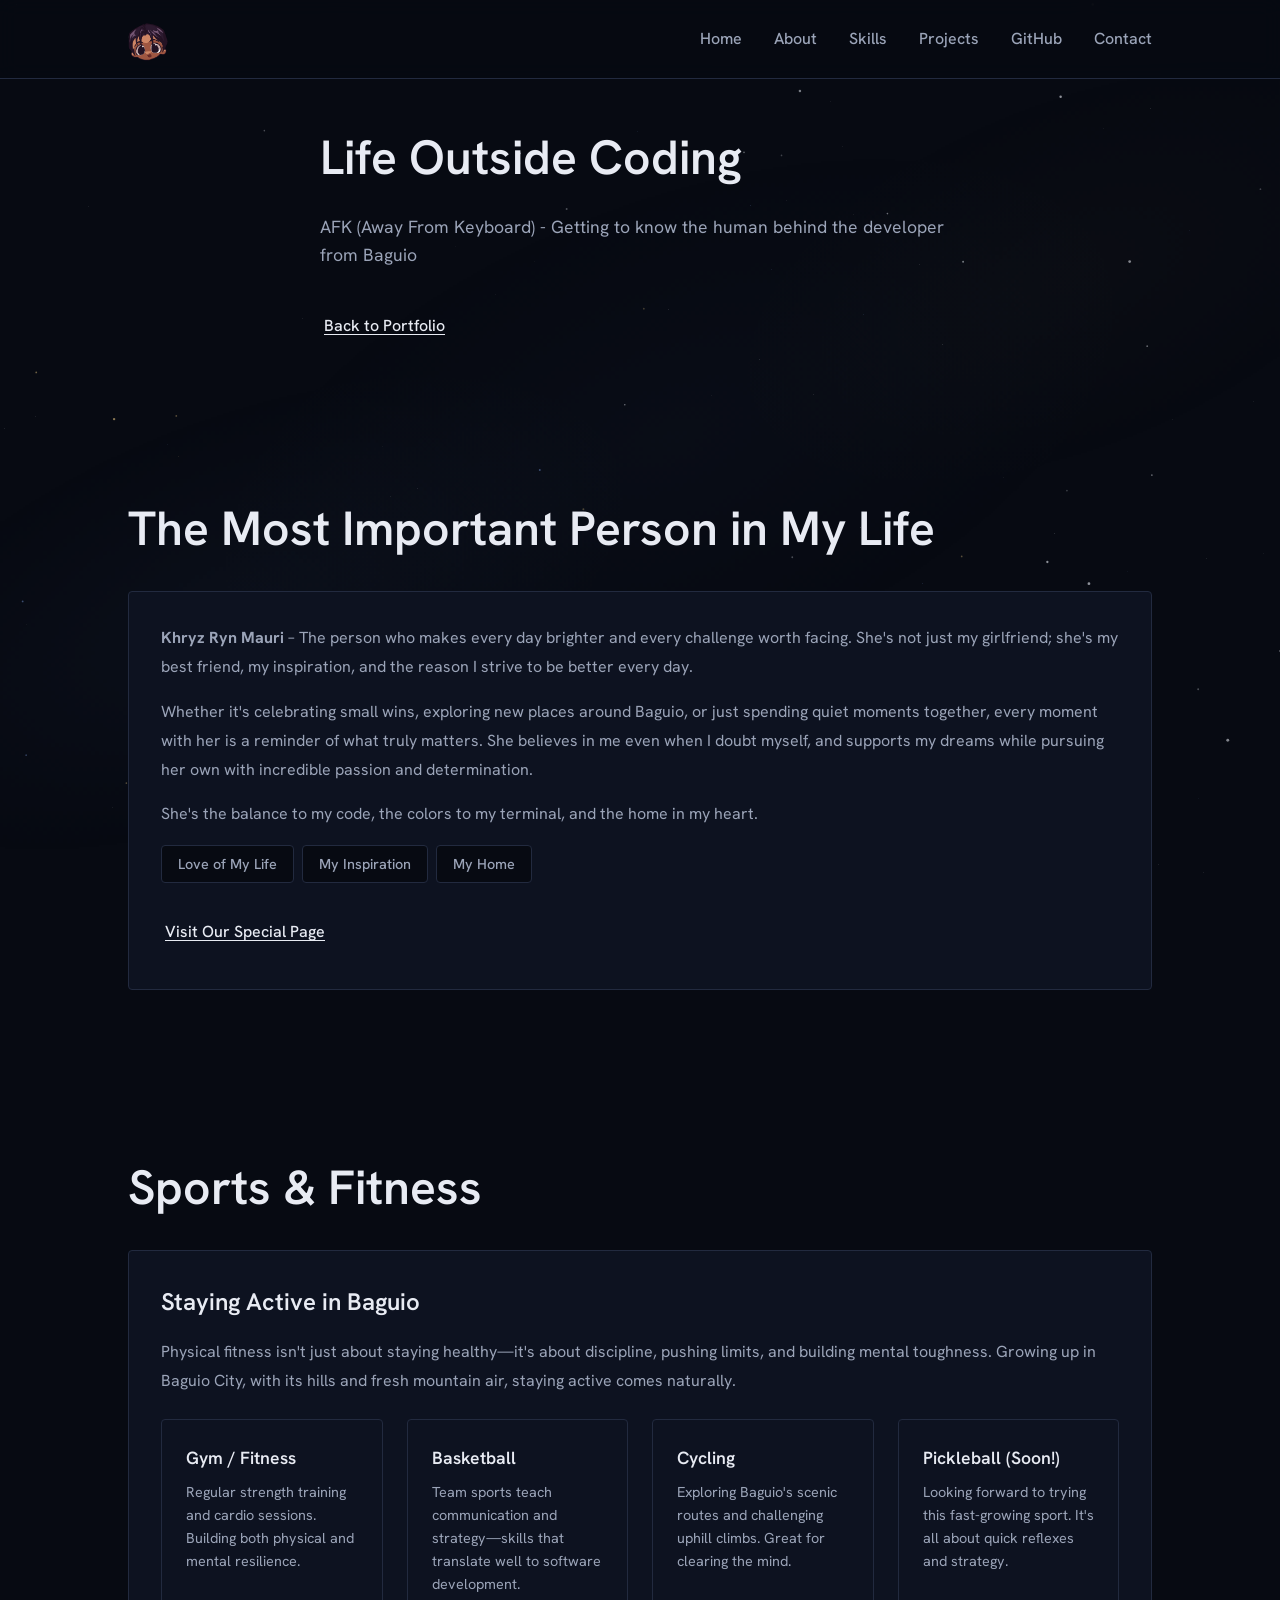
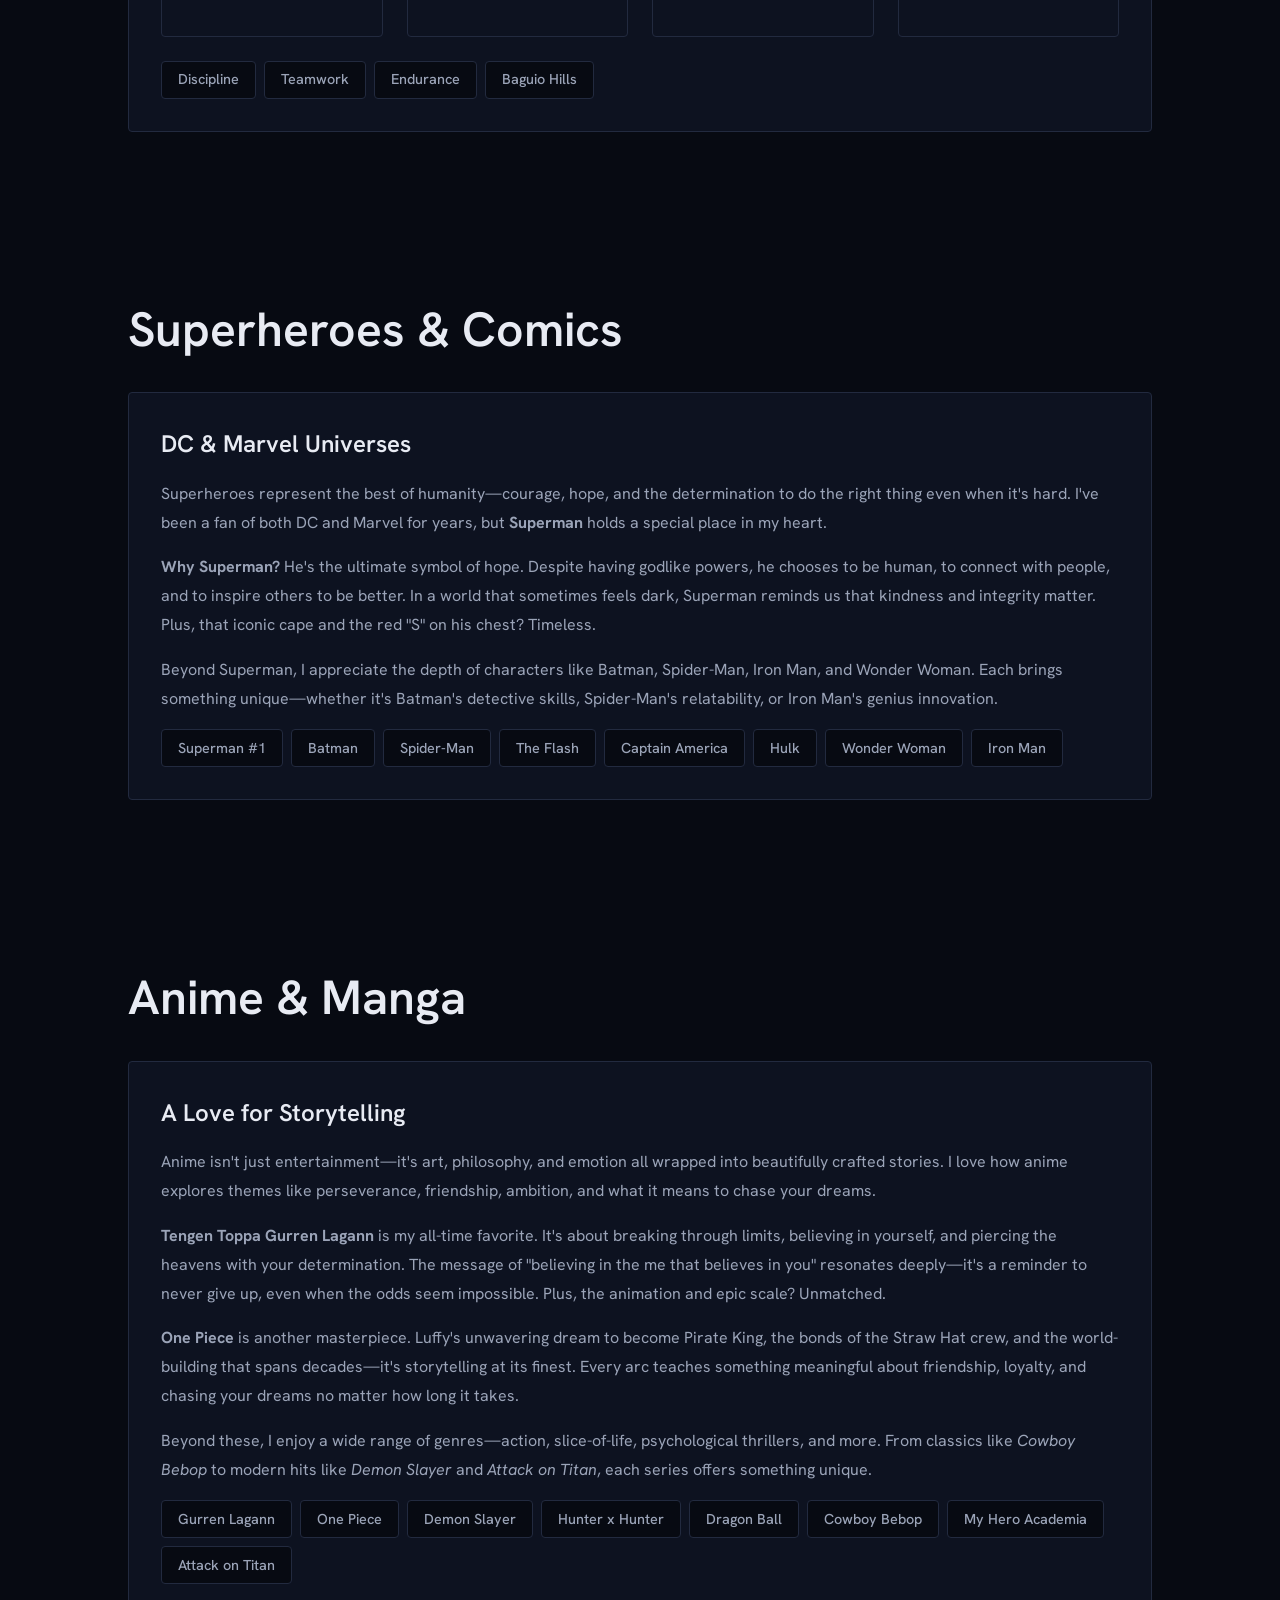
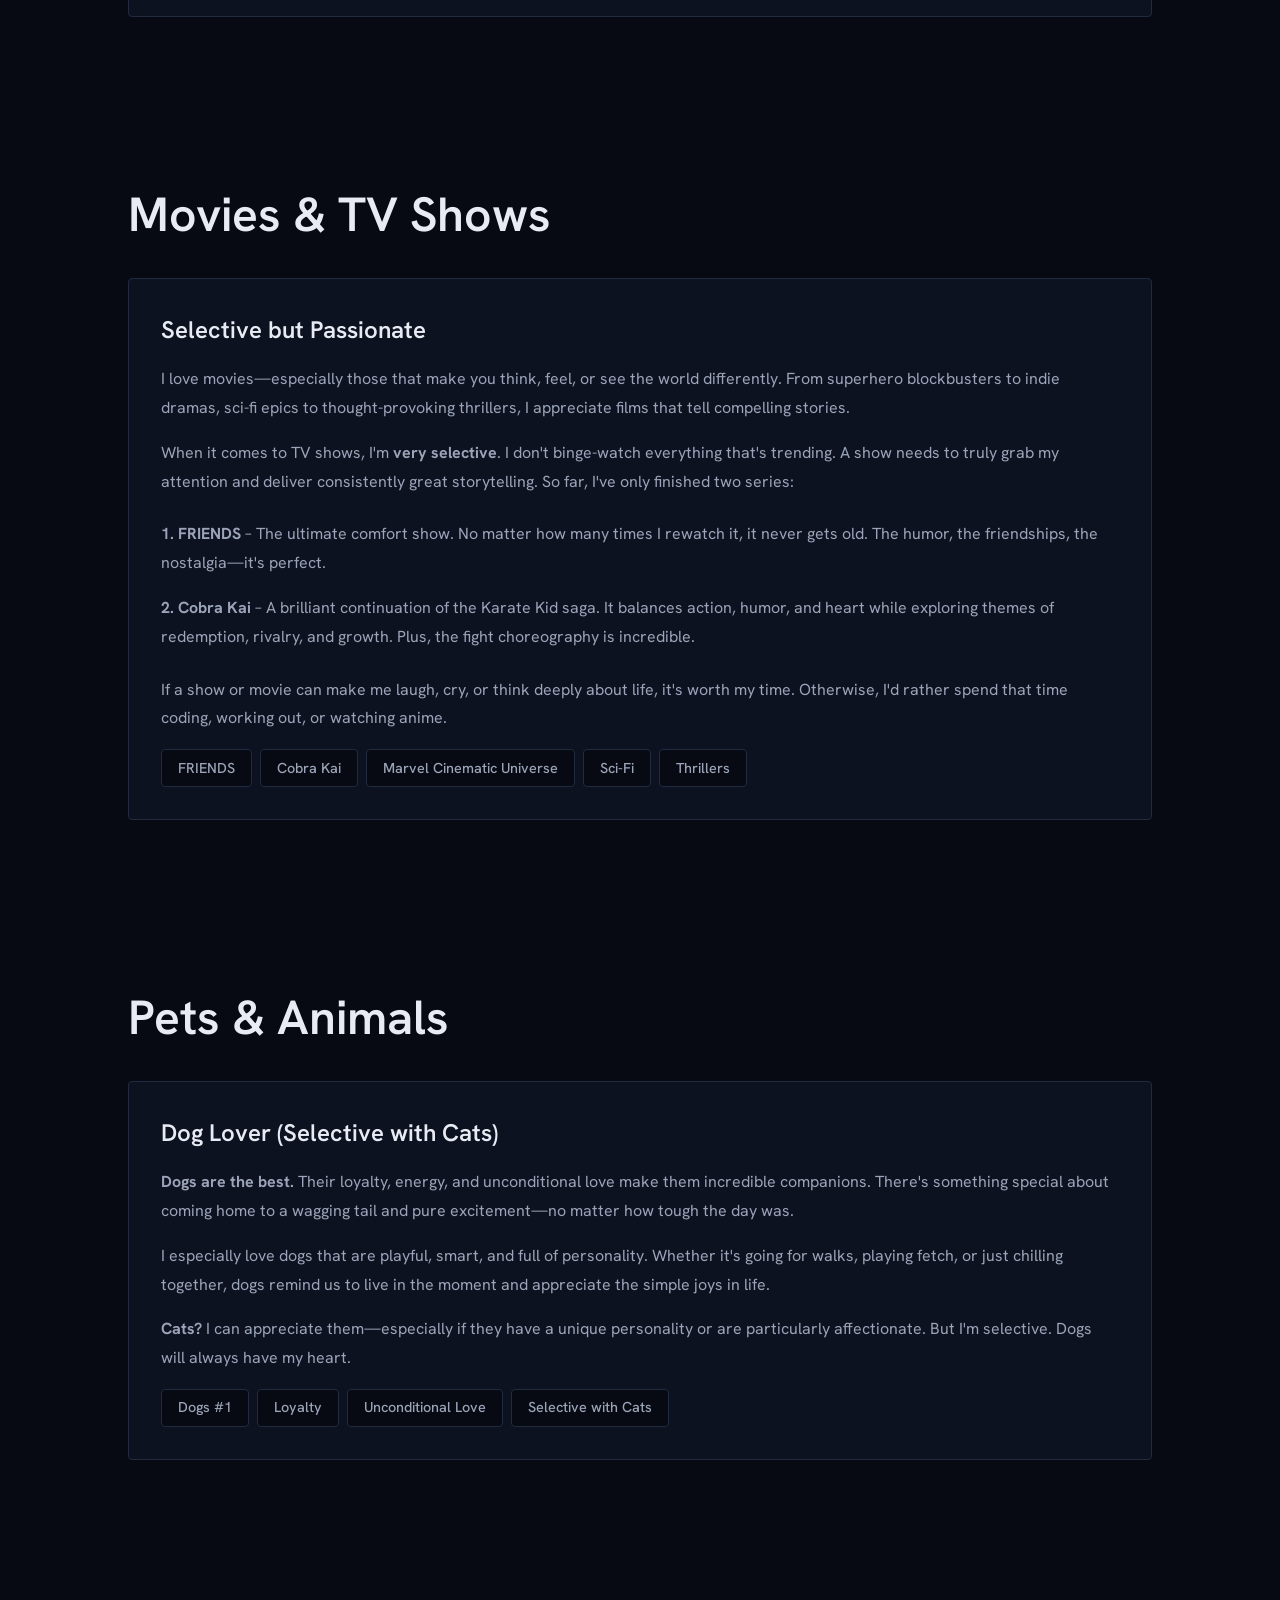
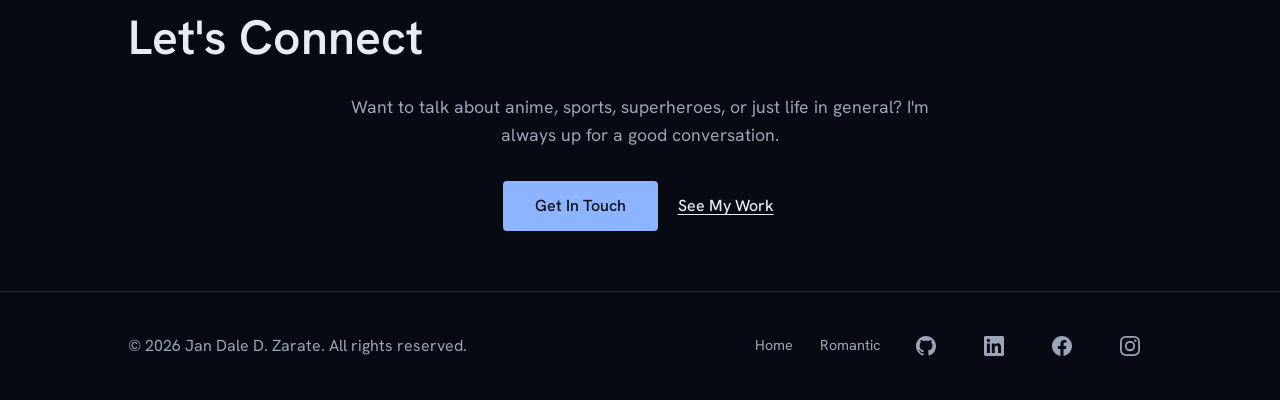
<file: main-page/personal-interests.html>
<!DOCTYPE html>
<html lang="en">
<head>
    <meta charset="UTF-8">
    <meta name="viewport" content="width=device-width, initial-scale=1.0">
    <title>Life Outside Coding | Jan Dale D. Zarate</title>
    <meta name="description" content="Getting to know Jan Dale beyond the keyboard - hobbies, interests, and the human side of a developer from Baguio City">

    <!-- SEO / Social previews -->
    <meta name="robots" content="index,follow,max-image-preview:large">
    <link rel="canonical" href="/main-page/personal-interests.html">
    <meta property="og:type" content="website">
    <meta property="og:title" content="Life Outside Coding | Jan Dale D. Zarate">
    <meta property="og:description" content="Getting to know Jan Dale beyond the keyboard - hobbies, interests, and the human side of a developer from Baguio City">
    <meta property="og:url" content="/main-page/personal-interests.html">
    <meta property="og:image" content="/main-page/assets/images/brand/logo.png">
    <meta name="twitter:card" content="summary_large_image">
    <meta name="twitter:title" content="Life Outside Coding | Jan Dale D. Zarate">
    <meta name="twitter:description" content="Getting to know Jan Dale beyond the keyboard - sports, anime, superheroes, and more">
    <meta name="twitter:image" content="/main-page/assets/images/brand/logo.png">
    
    <!-- Google Fonts -->
    <link rel="preconnect" href="https://fonts.googleapis.com">
    <link rel="preconnect" href="https://fonts.gstatic.com" crossorigin>
    <link href="https://fonts.googleapis.com/css2?family=Hanken+Grotesk:wght@300;400;500;600;700&family=JetBrains+Mono:wght@400;500&display=swap" rel="stylesheet">
    
    <!-- Custom CSS -->
    <link rel="stylesheet" href="css/styles.css">
    <link rel="stylesheet" href="css/romantic-theme.css">
    
    <!-- Favicons -->
    <link rel="icon" href="assets/images/favicons/main/favicon_io/favicon.ico" type="image/x-icon">
    <link rel="icon" href="assets/images/favicons/main/favicon.png" type="image/png">
    <link rel="apple-touch-icon" href="assets/images/brand/logo.png">
</head>
<body>
    <canvas id="starfield" aria-hidden="true"></canvas>
    <!-- Navigation -->
    <nav class="navbar" id="navbar">
        <div class="container">
            <div class="nav-logo">
                <a href="index.html">
                    <img src="assets/images/brand/logo.png" alt="JD logo" class="nav-logo-img" width="40" height="40">
                </a>
            </div>
            <div class="nav-menu" id="navMenu">
                <ul class="nav-list">
                    <li><a href="index.html" class="nav-link">Home</a></li>
                    <li><a href="index.html#about" class="nav-link">About</a></li>
                    <li><a href="index.html#skills" class="nav-link">Skills</a></li>
                    <li><a href="index.html#projects" class="nav-link">Projects</a></li>
                    <li><a href="index.html#github-stats" class="nav-link">GitHub</a></li>
                    <li><a href="index.html#contact" class="nav-link">Contact</a></li>
                </ul>
            </div>
            <div class="nav-toggle" id="navToggle" aria-label="Toggle menu">
                <span></span>
                <span></span>
                <span></span>
            </div>
        </div>
    </nav>

    <!-- Hero Section -->
    <section class="interests-hero">
        <div class="container">
            <div class="interests-hero-content">
                <h1>Life Outside Coding</h1>
                <p>AFK (Away From Keyboard) - Getting to know the human behind the developer from Baguio</p>
                <a href="index.html#about" class="btn btn-secondary">Back to Portfolio</a>
            </div>
        </div>
    </section>

    <!-- Girlfriend Section -->
    <section class="interests-section">
        <div class="container">
            <h2 class="section-title">The Most Important Person in My Life</h2>
            <div class="interest-card">
                <p>
                    <strong>Khryz Ryn Mauri</strong> – The person who makes every day brighter and every challenge worth facing. 
                    She's not just my girlfriend; she's my best friend, my inspiration, and the reason I strive to be better every day.
                </p>
                <p>
                    Whether it's celebrating small wins, exploring new places around Baguio, or just spending quiet moments together, 
                    every moment with her is a reminder of what truly matters. She believes in me even when I doubt myself, and 
                    supports my dreams while pursuing her own with incredible passion and determination.
                </p>
                <p>
                    She's the balance to my code, the colors to my terminal, and the home in my heart.
                </p>
                <div class="interest-tags">
                    <span class="tag">Love of My Life</span>
                    <span class="tag">My Inspiration</span>
                    <span class="tag">My Home</span>
                </div>
                <div style="margin-top: 1.5rem;">
                    <a href="../romantic-page/index.html" class="btn btn-secondary">Visit Our Special Page</a>
                </div>
            </div>
        </div>
    </section>

    <!-- Sports & Fitness Section -->
    <section class="interests-section">
        <div class="container">
            <h2 class="section-title">Sports & Fitness</h2>
            <div class="interest-card">
                <h3>Staying Active in Baguio</h3>
                <p>
                    Physical fitness isn't just about staying healthy—it's about discipline, pushing limits, and building mental toughness. 
                    Growing up in Baguio City, with its hills and fresh mountain air, staying active comes naturally.
                </p>
                
                <div class="interests-grid">
                    <div class="mini-card">
                        <h4>Gym / Fitness</h4>
                        <p>Regular strength training and cardio sessions. Building both physical and mental resilience.</p>
                    </div>
                    <div class="mini-card">
                        <h4>Basketball</h4>
                        <p>Team sports teach communication and strategy—skills that translate well to software development.</p>
                    </div>
                    <div class="mini-card">
                        <h4>Cycling</h4>
                        <p>Exploring Baguio's scenic routes and challenging uphill climbs. Great for clearing the mind.</p>
                    </div>
                    <div class="mini-card">
                        <h4>Pickleball (Soon!)</h4>
                        <p>Looking forward to trying this fast-growing sport. It's all about quick reflexes and strategy.</p>
                    </div>
                </div>

                <div class="interest-tags" style="margin-top: 1.5rem;">
                    <span class="tag">Discipline</span>
                    <span class="tag">Teamwork</span>
                    <span class="tag">Endurance</span>
                    <span class="tag">Baguio Hills</span>
                </div>
            </div>
        </div>
    </section>

    <!-- Superheroes Section -->
    <section class="interests-section">
        <div class="container">
            <h2 class="section-title">Superheroes & Comics</h2>
            <div class="interest-card">
                <h3>DC & Marvel Universes</h3>
                <p>
                    Superheroes represent the best of humanity—courage, hope, and the determination to do the right thing even when it's hard. 
                    I've been a fan of both DC and Marvel for years, but <strong>Superman</strong> holds a special place in my heart.
                </p>
                <p>
                    <strong>Why Superman?</strong> He's the ultimate symbol of hope. Despite having godlike powers, he chooses to be human, 
                    to connect with people, and to inspire others to be better. In a world that sometimes feels dark, Superman reminds us 
                    that kindness and integrity matter. Plus, that iconic cape and the red "S" on his chest? Timeless.
                </p>
                <p>
                    Beyond Superman, I appreciate the depth of characters like Batman, Spider-Man, Iron Man, and Wonder Woman. 
                    Each brings something unique—whether it's Batman's detective skills, Spider-Man's relatability, or Iron Man's genius innovation.
                </p>

                <div class="interest-tags">
                    <span class="tag">Superman #1</span>
                    <span class="tag">Batman</span>
                    <span class="tag">Spider-Man</span>
                    <span class="tag">The Flash</span>
                    <span class="tag">Captain America</span>
                    <span class="tag">Hulk</span>
                    <span class="tag">Wonder Woman</span>
                    <span class="tag">Iron Man</span>
                </div>
            </div>
        </div>
    </section>

    <!-- Anime Section -->
    <section class="interests-section">
        <div class="container">
            <h2 class="section-title">Anime & Manga</h2>
            <div class="interest-card">
                <h3>A Love for Storytelling</h3>
                <p>
                    Anime isn't just entertainment—it's art, philosophy, and emotion all wrapped into beautifully crafted stories. 
                    I love how anime explores themes like perseverance, friendship, ambition, and what it means to chase your dreams.
                </p>
                <p>
                    <strong>Tengen Toppa Gurren Lagann</strong> is my all-time favorite. It's about breaking through limits, believing in yourself, 
                    and piercing the heavens with your determination. The message of "believing in the me that believes in you" resonates deeply—it's 
                    a reminder to never give up, even when the odds seem impossible. Plus, the animation and epic scale? Unmatched.
                </p>
                <p>
                    <strong>One Piece</strong> is another masterpiece. Luffy's unwavering dream to become Pirate King, the bonds of the Straw Hat crew, 
                    and the world-building that spans decades—it's storytelling at its finest. Every arc teaches something meaningful about friendship, 
                    loyalty, and chasing your dreams no matter how long it takes.
                </p>
                <p>
                    Beyond these, I enjoy a wide range of genres—action, slice-of-life, psychological thrillers, and more. 
                    From classics like <em>Cowboy Bebop</em> to modern hits like <em>Demon Slayer</em> and <em>Attack on Titan</em>, 
                    each series offers something unique.
                </p>

                <div class="interest-tags">
                    <span class="tag">Gurren Lagann</span>
                    <span class="tag">One Piece</span>
                    <span class="tag">Demon Slayer</span>
                    <span class="tag">Hunter x Hunter</span>
                    <span class="tag">Dragon Ball</span>
                    <span class="tag">Cowboy Bebop</span>
                    <span class="tag">My Hero Academia</span>
                    <span class="tag">Attack on Titan</span>
                </div>
            </div>
        </div>
    </section>

    <!-- Movies & TV Shows Section -->
    <section class="interests-section">
        <div class="container">
            <h2 class="section-title">Movies & TV Shows</h2>
            <div class="interest-card">
                <h3>Selective but Passionate</h3>
                <p>
                    I love movies—especially those that make you think, feel, or see the world differently. From superhero blockbusters 
                    to indie dramas, sci-fi epics to thought-provoking thrillers, I appreciate films that tell compelling stories.
                </p>
                <p>
                    When it comes to TV shows, I'm <strong>very selective</strong>. I don't binge-watch everything that's trending. 
                    A show needs to truly grab my attention and deliver consistently great storytelling. So far, I've only finished two series:
                </p>
                <div style="margin: 1.5rem 0;">
                    <p><strong>1. FRIENDS</strong> – The ultimate comfort show. No matter how many times I rewatch it, 
                    it never gets old. The humor, the friendships, the nostalgia—it's perfect.</p>
                    <p><strong>2. Cobra Kai</strong> – A brilliant continuation of the Karate Kid saga. It balances action, 
                    humor, and heart while exploring themes of redemption, rivalry, and growth. Plus, the fight choreography is incredible.</p>
                </div>
                <p>
                    If a show or movie can make me laugh, cry, or think deeply about life, it's worth my time. 
                    Otherwise, I'd rather spend that time coding, working out, or watching anime.
                </p>

                <div class="interest-tags">
                    <span class="tag">FRIENDS</span>
                    <span class="tag">Cobra Kai</span>
                    <span class="tag">Marvel Cinematic Universe</span>
                    <span class="tag">Sci-Fi</span>
                    <span class="tag">Thrillers</span>
                </div>
            </div>
        </div>
    </section>

    <!-- Pets Section -->
    <section class="interests-section">
        <div class="container">
            <h2 class="section-title">Pets & Animals</h2>
            <div class="interest-card">
                <h3>Dog Lover (Selective with Cats)</h3>
                <p>
                    <strong>Dogs are the best.</strong> Their loyalty, energy, and unconditional love make them incredible companions. 
                    There's something special about coming home to a wagging tail and pure excitement—no matter how tough the day was.
                </p>
                <p>
                    I especially love dogs that are playful, smart, and full of personality. Whether it's going for walks, 
                    playing fetch, or just chilling together, dogs remind us to live in the moment and appreciate the simple joys in life.
                </p>
                <p>
                    <strong>Cats?</strong> I can appreciate them—especially if they have a unique personality or are particularly 
                    affectionate. But I'm selective. Dogs will always have my heart.
                </p>

                <div class="interest-tags">
                    <span class="tag">Dogs #1</span>
                    <span class="tag">Loyalty</span>
                    <span class="tag">Unconditional Love</span>
                    <span class="tag">Selective with Cats</span>
                </div>
            </div>
        </div>
    </section>

    <!-- Call to Action -->
    <section class="interests-section" style="text-align: center; padding: 60px 0;">
        <div class="container">
            <h2 class="section-title">Let's Connect</h2>
            <p style="max-width: 600px; margin: 0 auto 2rem; color: var(--text-dim); font-size: 1.1rem;">
                Want to talk about anime, sports, superheroes, or just life in general? I'm always up for a good conversation.
            </p>
            <div style="display: flex; gap: 1rem; justify-content: center; flex-wrap: wrap;">
                <a href="index.html#contact" class="btn btn-primary">
                    Get In Touch
                </a>
                <a href="index.html#projects" class="btn btn-secondary">
                    See My Work
                </a>
            </div>
        </div>
    </section>

    <!-- Footer -->
    <footer class="footer">
        <div class="container">
            <div class="footer-content">
                <p>&copy; 2026 Jan Dale D. Zarate. All rights reserved.</p>
                <div class="footer-links">
                    <a href="index.html" class="footer-romantic-link">Home</a>
                    <a href="../romantic-page/index.html" class="footer-romantic-link">Romantic</a>
                    <a href="https://github.com/jadolation" target="_blank" rel="noopener" aria-label="GitHub"><svg width="20" height="20" viewBox="0 0 24 24" fill="currentColor" aria-hidden="true"><path d="M12 0C5.37 0 0 5.37 0 12c0 5.31 3.435 9.795 8.205 11.385.6.105.825-.255.825-.57 0-.285-.015-1.23-.015-2.235-3.015.555-3.795-.735-4.035-1.41-.135-.345-.72-1.41-1.23-1.695-.42-.225-1.02-.78-.015-.795.945-.015 1.62.87 1.845 1.23 1.08 1.815 2.805 1.305 3.495.99.105-.78.42-1.305.765-1.605-2.67-.3-5.46-1.335-5.46-5.925 0-1.305.465-2.385 1.23-3.225-.12-.3-.54-1.53.12-3.18 0 0 1.005-.315 3.3 1.23.96-.27 1.98-.405 3-.405s2.04.135 3 .405c2.295-1.56 3.3-1.23 3.3-1.23.66 1.65.24 2.88.12 3.18.765.84 1.23 1.905 1.23 3.225 0 4.605-2.805 5.625-5.475 5.925.435.375.81 1.095.81 2.22 0 1.605-.015 2.895-.015 3.3 0 .315.225.69.825.57A12.02 12.02 0 0024 12c0-6.63-5.37-12-12-12z"/></svg></a>
                    <a href="https://www.linkedin.com/in/jan-dale-zarate-1bbb67188/" target="_blank" rel="noopener" aria-label="LinkedIn"><svg width="20" height="20" viewBox="0 0 24 24" fill="currentColor" aria-hidden="true"><path d="M20.447 20.452h-3.554v-5.569c0-1.328-.027-3.037-1.852-3.037-1.853 0-2.136 1.445-2.136 2.939v5.667H9.351V9h3.414v1.561h.046c.477-.9 1.637-1.85 3.37-1.85 3.601 0 4.267 2.37 4.267 5.455v6.286zM5.337 7.433a2.062 2.062 0 01-2.063-2.065 2.064 2.064 0 112.063 2.065zm1.782 13.019H3.555V9h3.564v11.452zM22.225 0H1.771C.792 0 0 .774 0 1.729v20.542C0 23.227.792 24 1.771 24h20.451C23.2 24 24 23.227 24 22.271V1.729C24 .774 23.2 0 22.222 0h.003z"/></svg></a>
                    <a href="https://www.facebook.com/jandale.ii/" target="_blank" rel="noopener" aria-label="Facebook"><svg width="20" height="20" viewBox="0 0 24 24" fill="currentColor" aria-hidden="true"><path d="M24 12.073c0-6.627-5.373-12-12-12s-12 5.373-12 12c0 5.99 4.388 10.954 10.125 11.854v-8.385H7.078v-3.47h3.047V9.43c0-3.007 1.792-4.669 4.533-4.669 1.312 0 2.686.235 2.686.235v2.953H15.83c-1.491 0-1.956.925-1.956 1.874v2.25h3.328l-.532 3.47h-2.796v8.385C19.612 23.027 24 18.062 24 12.073z"/></svg></a>
                    <a href="https://www.instagram.com/jadolation/" target="_blank" rel="noopener" aria-label="Instagram"><svg width="20" height="20" viewBox="0 0 24 24" fill="currentColor" aria-hidden="true"><path d="M12 2.163c3.204 0 3.584.012 4.85.07 3.252.148 4.771 1.691 4.919 4.919.058 1.265.069 1.645.069 4.849 0 3.205-.012 3.584-.069 4.849-.149 3.225-1.664 4.771-4.919 4.919-1.266.058-1.644.07-4.85.07-3.204 0-3.584-.012-4.849-.07-3.26-.149-4.771-1.699-4.919-4.92-.058-1.265-.07-1.644-.07-4.849 0-3.204.013-3.583.07-4.849.149-3.227 1.664-4.771 4.919-4.919 1.266-.057 1.645-.069 4.849-.069zM12 0C8.741 0 8.333.014 7.053.072 2.695.272.273 2.69.073 7.052.014 8.333 0 8.741 0 12c0 3.259.014 3.668.072 4.948.2 4.358 2.618 6.78 6.98 6.98C8.333 23.986 8.741 24 12 24c3.259 0 3.668-.014 4.948-.072 4.354-.2 6.782-2.618 6.979-6.98.059-1.28.073-1.689.073-4.948 0-3.259-.014-3.667-.072-4.947-.196-4.354-2.617-6.78-6.979-6.98C15.668.014 15.259 0 12 0zm0 5.838a6.162 6.162 0 100 12.324 6.162 6.162 0 000-12.324zM12 16a4 4 0 110-8 4 4 0 010 8zm6.406-11.845a1.44 1.44 0 100 2.881 1.44 1.44 0 000-2.881z"/></svg></a>
                </div>
            </div>
        </div>
    </footer>

    <!-- Main JS -->
    <script src="js/main.js"></script>

    <!-- Galaxy star-field background -->
    <script src="js/starfield.js"></script>
</body>
</html>
</file>
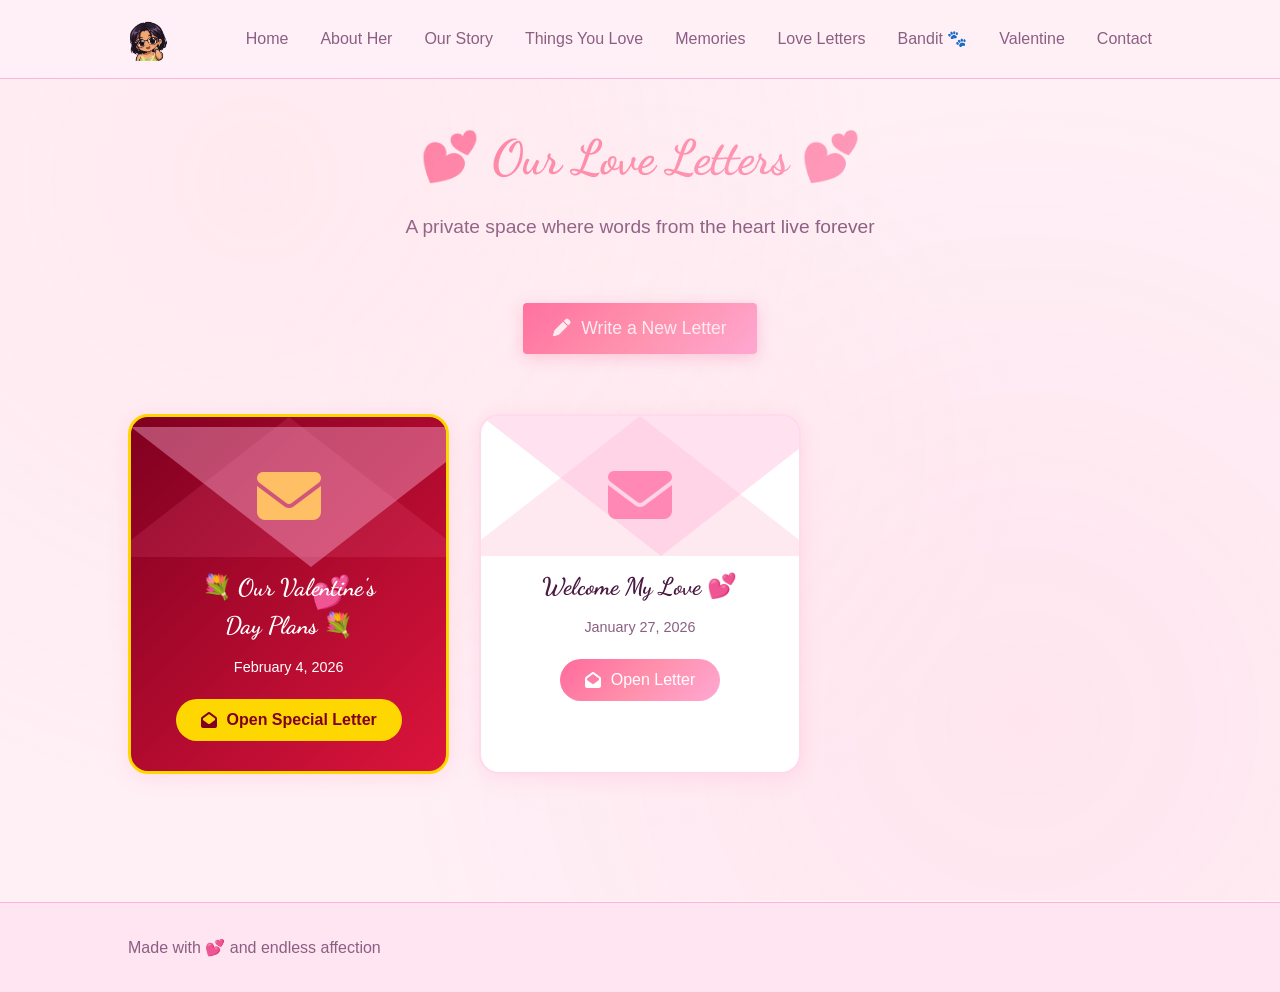
<file: romantic-page/love-letters.html>
<!DOCTYPE html>
<html lang="en">
<head>
    <meta charset="UTF-8">
    <meta name="viewport" content="width=device-width, initial-scale=1.0">
    <title>Love Letters 💕</title>
    <meta name="description" content="A private space for love letters">
    
    <!-- Google Fonts -->
    <link rel="preconnect" href="https://fonts.googleapis.com">
    <link rel="preconnect" href="https://fonts.gstatic.com" crossorigin>
    <link href="https://fonts.googleapis.com/css2?family=Poppins:wght@300;400;500;600;700&family=Dancing+Script:wght@400;700&display=swap" rel="stylesheet">
    
    <!-- Font Awesome -->
    <link rel="stylesheet" href="https://cdnjs.cloudflare.com/ajax/libs/font-awesome/6.4.0/css/all.min.css">
    
    <!-- Custom CSS -->
    <link rel="stylesheet" href="../main-page/css/styles.css">
    <link rel="stylesheet" href="../main-page/css/romantic-theme.css">
    <link rel="stylesheet" href="css/love-letters.css">

        <!-- Favicons -->
    <link rel="icon" href="assets/images/favicons/kr/favicon_io/favicon.ico" type="image/x-icon">
    <link rel="icon" href="assets/images/favicons/kr/favicon_io/favicon-16x16.png" type="image/png" sizes="16x16">
    <link rel="icon" href="assets/images/favicons/kr/favicon_io/favicon-32x32.png" type="image/png" sizes="32x32">
    <link rel="apple-touch-icon" href="assets/images/favicons/kr/favicon_io/apple-touch-icon.png">
</head>
<body class="romantic-theme">
    <!-- Navigation -->
    <nav class="navbar" id="navbar">
        <div class="container">

    <!-- SEO / Social previews -->
    <meta name="robots" content="index,follow,max-image-preview:large">
    <link rel="canonical" href="/romantic-page/love-letters.html">
    <meta property="og:type" content="website">
    <meta property="og:title" content="Love Letters">
    <meta property="og:description" content="A private space for love letters">
    <meta property="og:url" content="/romantic-page/love-letters.html">
    <meta property="og:image" content="/main-page/assets/images/brand/logo.png">
    <meta name="twitter:card" content="summary_large_image">
    <meta name="twitter:title" content="Love Letters">
    <meta name="twitter:description" content="A private space for love letters">
    <meta name="twitter:image" content="/main-page/assets/images/brand/logo.png">
            <div class="nav-logo">
                <a href="index.html">
                    <img src="assets/images/brand/kr-logo.png" alt="KR logo" class="nav-logo-img romantic-nav-logo">
                </a>
            </div>
            <div class="nav-menu" id="navMenu">
                <ul class="nav-list">
                    <li><a href="index.html#home" class="nav-link">Home</a></li>
                    <li><a href="index.html#about-her" class="nav-link">About Her</a></li>
                    <li><a href="index.html#story" class="nav-link">Our Story</a></li>
                    <li><a href="index.html#skills" class="nav-link">Things You Love</a></li>
                    <li><a href="index.html#memories" class="nav-link">Memories</a></li>
                    <li><a href="index.html#letters" class="nav-link">Love Letters</a></li>
                    <li><a href="index.html#bandit" class="nav-link">Bandit 🐾</a></li>
                    <li><a href="index.html#valentine" class="nav-link">Valentine</a></li>
                    <li><a href="index.html#contact" class="nav-link">Contact</a></li>
                </ul>
            </div>
            <div class="nav-toggle" id="navToggle">
                <span></span>
                <span></span>
                <span></span>
            </div>
        </div>
    </nav>

    <!-- Love Letters Section -->
    <section class="love-letters-section">
        <div class="container">
            <div class="letters-header">
                <h1 class="letters-title">💕 Our Love Letters 💕</h1>
                <p class="letters-subtitle">A private space where words from the heart live forever</p>
            </div>

            <!-- Write New Letter (Password Protected) -->
            <div class="write-letter-container" id="writeLetterContainer">
                <button class="btn btn-primary write-letter-toggle" id="writeLetterToggle">
                    <i class="fas fa-pen"></i> Write a New Letter
                </button>
                
                <div class="write-letter-form" id="writeLetterForm" style="display: none;">
                    <div class="password-gate" id="passwordGate">
                        <div class="password-prompt">
                            <i class="fas fa-lock"></i>
                            <h3>Password Required</h3>
                            <p>Only the special author can write letters 💝</p>
                            <input type="password" id="authorPassword" placeholder="Enter password..." class="password-input">
                            <button class="btn btn-primary" id="unlockBtn">Unlock</button>
                            <p class="password-error" id="passwordError" style="display: none;">Incorrect password. Try again! 🔒</p>
                        </div>
                    </div>

                    <div class="letter-editor" id="letterEditor" style="display: none;">
                        <h3>✍️ Write Your Heart Out</h3>
                        <form id="newLetterForm">
                            <div class="form-group">
                                <input type="text" id="letterTitle" placeholder="Letter Title..." required>
                            </div>
                            <div class="form-group">
                                <textarea id="letterContent" rows="10" placeholder="Write your letter here... 💕" required></textarea>
                            </div>
                            <div class="form-group">
                                <input type="text" id="letterAuthor" placeholder="From: Your Name" value="Jan Dale D. Zarate" required>
                            </div>
                            <div class="form-actions">
                                <button type="submit" class="btn btn-primary">
                                    <i class="fas fa-heart"></i> Save Letter
                                </button>
                                <button type="button" class="btn btn-secondary" id="cancelBtn">Cancel</button>
                            </div>
                        </form>
                    </div>
                </div>
            </div>

            <!-- Letters Grid -->
            <div class="letters-grid" id="lettersGrid">
                <!-- Sample Welcome Letter -->
                <div class="letter-card" data-letter-id="welcome">
                    <div class="letter-card-front">
                        <div class="letter-envelope">
                            <i class="fas fa-envelope"></i>
                        </div>
                        <h3 class="letter-card-title">Welcome My Love 💕</h3>
                        <p class="letter-date">January 27, 2026</p>
                        <button class="btn-open-letter">
                            <i class="fas fa-envelope-open"></i> Open Letter
                        </button>
                    </div>
                </div>
                
                <!-- Letters will be dynamically added here -->
            </div>

            <!-- Empty State -->
            <div class="letters-empty" id="lettersEmpty" style="display: none;">
                <i class="fas fa-heart-broken"></i>
                <p>No letters yet... Write the first one! 💕</p>
            </div>
        </div>
    </section>

    <!-- Letter Modal -->
    <div class="letter-modal" id="letterModal">
        <div class="letter-modal-backdrop"></div>
        <div class="letter-modal-content">
            <button class="letter-modal-close" id="closeModal">
                <i class="fas fa-times"></i>
            </button>
            <div class="letter-paper">
                <div class="letter-paper-header">
                    <h2 id="modalLetterTitle">Letter Title</h2>
                    <p class="letter-paper-date" id="modalLetterDate">Date</p>
                </div>
                <div class="letter-paper-body" id="modalLetterContent">
                    Letter content will appear here...
                </div>
                <div class="letter-paper-footer">
                    <div id="modalLetterAuthor" class="modal-author">From: Author</div>
                </div>
                <button class="btn-delete-letter" id="deleteLetterBtn" style="display: none;">
                    <i class="fas fa-trash"></i> Delete Letter
                </button>
            </div>
        </div>
    </div>

    <!-- Footer -->
    <footer class="footer">
        <div class="container">
            <div class="footer-content">
                <p>Made with 💕 and endless affection</p>
            </div>
        </div>
    </footer>

    <!-- Scripts -->
    <script src="../main-page/js/theme/romantic-content.js"></script>
    <script src="js/love-letters/love-letters.js"></script>
</body>
</html>
</file>
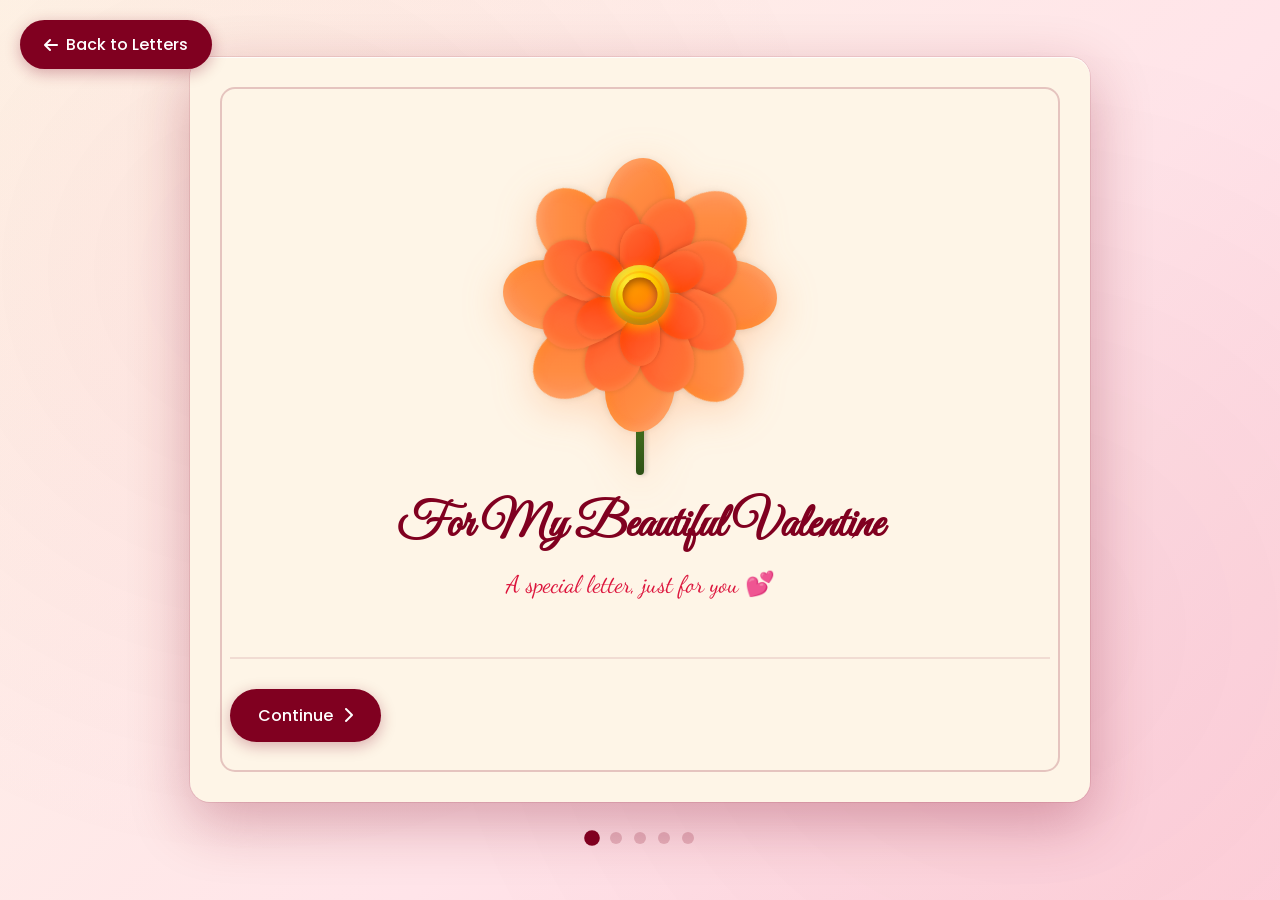
<file: romantic-page/valentines-letter.html>
<!DOCTYPE html>
<html lang="en">
<head>
    <meta charset="UTF-8">
    <meta name="viewport" content="width=device-width, initial-scale=1.0">
    <title>My Valentine's Letter to You 💕</title>
    <meta name="description" content="A special Valentine's letter">
    
    <!-- Google Fonts -->
    <link rel="preconnect" href="https://fonts.googleapis.com">
    <link rel="preconnect" href="https://fonts.gstatic.com" crossorigin>
    <link href="https://fonts.googleapis.com/css2?family=Poppins:wght@300;400;500;600;700&family=Dancing+Script:wght@400;700&family=Playfair+Display:wght@400;500;600;700&family=Great+Vibes&display=swap" rel="stylesheet">
    
    <!-- Font Awesome -->
    <link rel="stylesheet" href="https://cdnjs.cloudflare.com/ajax/libs/font-awesome/6.4.0/css/all.min.css">
    
    <!-- Custom CSS -->
    <link rel="stylesheet" href="css/valentines-letter.css">

    <!-- Favicons -->
    <link rel="icon" href="assets/images/favicons/kr/favicon_io/favicon.ico" type="image/x-icon">
    <link rel="icon" href="assets/images/favicons/kr/favicon_io/favicon-16x16.png" type="image/png" sizes="16x16">
    <link rel="icon" href="assets/images/favicons/kr/favicon_io/favicon-32x32.png" type="image/png" sizes="32x32">
    <link rel="apple-touch-icon" href="assets/images/favicons/kr/favicon_io/apple-touch-icon.png">
</head>
<body>
    <!-- Back Navigation -->
    <div class="back-nav">
        <a href="love-letters.html" class="back-btn">
            <i class="fas fa-arrow-left"></i> Back to Letters
        </a>
    </div>

    <!-- Letter Book Container -->
    <div class="letter-book-container">
        <div class="book-wrapper">
            <!-- Page 1: Orange Flower Animation -->
            <div class="book-page active" id="page1">
                <div class="page-content flower-page">
                    <div class="flower-container">
                        <div class="flower-bloom">
                            <!-- Stem -->
                            <div class="flower-stem"></div>
                            
                            <!-- Outer layer petals (larger, lighter) -->
                            <div class="petal outer-petal petal-1"></div>
                            <div class="petal outer-petal petal-2"></div>
                            <div class="petal outer-petal petal-3"></div>
                            <div class="petal outer-petal petal-4"></div>
                            <div class="petal outer-petal petal-5"></div>
                            <div class="petal outer-petal petal-6"></div>
                            <div class="petal outer-petal petal-7"></div>
                            <div class="petal outer-petal petal-8"></div>
                            
                            <!-- Middle layer petals -->
                            <div class="petal middle-petal petal-9"></div>
                            <div class="petal middle-petal petal-10"></div>
                            <div class="petal middle-petal petal-11"></div>
                            <div class="petal middle-petal petal-12"></div>
                            <div class="petal middle-petal petal-13"></div>
                            <div class="petal middle-petal petal-14"></div>
                            <div class="petal middle-petal petal-15"></div>
                            <div class="petal middle-petal petal-16"></div>
                            
                            <!-- Inner layer petals (smaller, darker) -->
                            <div class="petal inner-petal petal-17"></div>
                            <div class="petal inner-petal petal-18"></div>
                            <div class="petal inner-petal petal-19"></div>
                            <div class="petal inner-petal petal-20"></div>
                            <div class="petal inner-petal petal-21"></div>
                            <div class="petal inner-petal petal-22"></div>
                            
                            <!-- Flower center -->
                            <div class="flower-center">
                                <div class="center-detail"></div>
                                <div class="center-ring"></div>
                            </div>
                        </div>
                    </div>
                    <h1 class="flower-title">For My Beautiful Valentine</h1>
                    <p class="flower-subtitle">A special letter, just for you 💕</p>
                </div>
                <div class="page-footer">
                    <button class="nav-btn next-btn" onclick="nextPage()">
                        <span>Continue</span>
                        <i class="fas fa-chevron-right"></i>
                    </button>
                </div>
            </div>

            <!-- Page 2: Date Options -->
            <div class="book-page" id="page2">
                <div class="page-content">
                    <div class="page-header">
                        <i class="fas fa-calendar-heart page-icon"></i>
                        <h2 class="page-title">Let's Plan Our Valentine's Day</h2>
                    </div>
                    <div class="page-body">
                        <p class="intro-text">
                            My dearest love, I know how busy you've been with your mock exams and everything else. 
                            I want to plan something special for us, but most importantly, I want it to work with your schedule.
                        </p>
                        
                        <div class="date-options">
                            <h3 class="section-title">Here are three options for our special date:</h3>
                            
                            <div class="date-card">
                                <div class="date-number">1</div>
                                <div class="date-details">
                                    <h4><i class="fas fa-calendar-check"></i> This Saturday</h4>
                                    <p>Right after your mock exams - A celebration of your hard work and us! 🎉</p>
                                </div>
                            </div>
                            
                            <div class="date-card">
                                <div class="date-number">2</div>
                                <div class="date-details">
                                    <h4><i class="fas fa-calendar-check"></i> February 22nd</h4>
                                    <p>A perfect day when you're less busy and we can truly relax together 💖</p>
                                </div>
                            </div>
                            
                            <div class="date-card">
                                <div class="date-number">3</div>
                                <div class="date-details">
                                    <h4><i class="fas fa-calendar-check"></i> Another Day That Works</h4>
                                    <p>If you're still not available, we can choose any day that's perfect for you ✨</p>
                                </div>
                            </div>
                        </div>
                        
                        <p class="emphasis-text">
                            I understand that you'll be busy on Valentine's Day and the days around it. 
                            That's completely okay! For me, <span class="highlight">Valentine's Day is any day I get to spend with you.</span> 
                            Your presence is the only gift I need. 💕
                        </p>
                    </div>
                </div>
                <div class="page-footer">
                    <button class="nav-btn prev-btn" onclick="prevPage()">
                        <i class="fas fa-chevron-left"></i>
                        <span>Back</span>
                    </button>
                    <button class="nav-btn next-btn" onclick="nextPage()">
                        <span>Continue</span>
                        <i class="fas fa-chevron-right"></i>
                    </button>
                </div>
            </div>

            <!-- Page 3: The Plan -->
            <div class="book-page" id="page3">
                <div class="page-content">
                    <div class="page-header">
                        <i class="fas fa-heart-circle-plus page-icon"></i>
                        <h2 class="page-title">Our Special Evening</h2>
                    </div>
                    <div class="page-body">
                        <p class="intro-text">
                            I've been thinking about making this day extra special for us. 
                            Here's what I have in mind... 🌹
                        </p>
                        
                        <div class="plan-section">
                            <div class="plan-item">
                                <div class="plan-icon">
                                    <i class="fas fa-utensils"></i>
                                </div>
                                <div class="plan-content">
                                    <h3>Evening Dinner</h3>
                                    <p>A romantic dinner at a lovely place - my treat, of course! 
                                    We'll enjoy good food, great conversation, and just being together. 
                                    I can't wait to see your beautiful smile across the table. 🍽️✨</p>
                                </div>
                            </div>
                            
                            <div class="plan-item">
                                <div class="plan-icon">
                                    <i class="fas fa-heart"></i>
                                </div>
                                <div class="plan-content">
                                    <h3>A Moment of Intimacy</h3>
                                    <p>Quality time just for us - talking, laughing, holding hands, 
                                    and creating beautiful memories together. No rush, no distractions, 
                                    just you and me in our own little world. 💑</p>
                                </div>
                            </div>
                            
                            <div class="plan-item surprise">
                                <div class="plan-icon">
                                    <i class="fas fa-gift"></i>
                                </div>
                                <div class="plan-content">
                                    <h3>Special Surprises</h3>
                                    <p>I have a few more surprises planned, but those will remain a secret for now! 
                                    I promise they'll make you smile. 😊🎁</p>
                                </div>
                            </div>
                        </div>
                        
                        <p class="sweet-note">
                            <i class="fas fa-sparkles"></i>
                            Everything is designed with one goal: to make you feel loved, appreciated, 
                            and special - because that's exactly what you are to me.
                            <i class="fas fa-sparkles"></i>
                        </p>
                    </div>
                </div>
                <div class="page-footer">
                    <button class="nav-btn prev-btn" onclick="prevPage()">
                        <i class="fas fa-chevron-left"></i>
                        <span>Back</span>
                    </button>
                    <button class="nav-btn next-btn" onclick="nextPage()">
                        <span>Continue</span>
                        <i class="fas fa-chevron-right"></i>
                    </button>
                </div>
            </div>

            <!-- Page 4: Apology -->
            <div class="book-page" id="page4">
                <div class="page-content">
                    <div class="page-header">
                        <i class="fas fa-dove page-icon"></i>
                        <h2 class="page-title">I'm Sorry, My Love</h2>
                    </div>
                    <div class="page-body apology-page">
                        <p class="intro-text">
                            I need to say something important...
                        </p>
                        
                        <div class="apology-content">
                            <p>
                                I'm truly sorry for these past bad days. School, stress, reviews - I know they're not excuses, 
                                but I want you to understand what's been happening. These challenges have made me less patient, 
                                less understanding, and less present than you deserve. I've been so caught up in my own world 
                                that I forgot to be there for you the way you've always been there for me.
                            </p>
                            
                            <div class="divider">
                                <i class="fas fa-heart"></i>
                            </div>
                            
                            <p>
                                You've always been my rock, my safe place, my constant source of support. Through every exam, 
                                every stressful moment, every doubt I've had - you were there. You listened when I needed to vent, 
                                you encouraged me when I wanted to give up, you believed in me even when I didn't believe in myself. 
                                And how have I repaid that? By being distant, by being irritable, by not giving you the attention 
                                and care you deserve.
                            </p>
                            
                            <div class="divider">
                                <i class="fas fa-heart"></i>
                            </div>
                            
                            <p>
                                I see now how my actions have affected you, and it breaks my heart. You deserve someone who shows up, 
                                not just physically but emotionally too. You deserve someone who makes time for you, who listens to you, 
                                who cherishes every moment with you. I want to be that person for you - I know I can be, because 
                                I have been before, and I'm committed to being that person again.
                            </p>
                            
                            <div class="divider">
                                <i class="fas fa-heart"></i>
                            </div>
                            
                            <p>
                                I'm here now. Really, truly here. Present and committed to us, to you, to everything we're building together. 
                                I'm working on myself, on managing my stress better, on being more mindful of how I show up in our relationship. 
                                If you still need time and space, if you're not ready to talk right now, <span class="emphasis">I completely 
                                understand, and I will wait.</span>
                            </p>
                            
                            <div class="divider">
                                <i class="fas fa-heart"></i>
                            </div>
                            
                            <p class="final-apology">
                                I'll wait as long as you need because you're worth it. You're worth every moment, every effort, 
                                every change I need to make. When you're ready, I'll be here with open arms and an open heart, 
                                ready to show you every day how much you mean to me. I promise to do better, to be better, 
                                because you deserve nothing less than the best version of me.
                            </p>
                        </div>
                        
                        <div class="apology-signature">
                            <p>With deepest regret and endless love,</p>
                            <p class="signature-name">Jan Dale</p>
                        </div>
                    </div>
                </div>
                <div class="page-footer">
                    <button class="nav-btn prev-btn" onclick="prevPage()">
                        <i class="fas fa-chevron-left"></i>
                        <span>Back</span>
                    </button>
                    <button class="nav-btn next-btn" onclick="nextPage()">
                        <span>Continue</span>
                        <i class="fas fa-chevron-right"></i>
                    </button>
                </div>
            </div>

            <!-- Page 5: I Love You -->
            <div class="book-page" id="page5">
                <div class="page-content final-page">
                    <div class="love-declaration">
                        <div class="hearts-background">
                            <i class="fas fa-heart heart-float heart-1"></i>
                            <i class="fas fa-heart heart-float heart-2"></i>
                            <i class="fas fa-heart heart-float heart-3"></i>
                            <i class="fas fa-heart heart-float heart-4"></i>
                            <i class="fas fa-heart heart-float heart-5"></i>
                            <i class="fas fa-heart heart-float heart-6"></i>
                        </div>
                        
                        <h1 class="main-love-title">I Love You</h1>
                        <h2 class="sub-love-title">So Much, Much, Much</h2>
                        
                        <div class="love-content">
                            <p class="love-paragraph">
                                Valentine's Day isn't just February 14th for me. It's every single day I get to spend with you.
                                It's not about the roses, the chocolates, or the fancy dinners - though I want to give you all of those too.
                                It's about the everyday moments that make my life beautiful because you're in it.
                            </p>
                            
                            <p class="love-paragraph">
                                It's every laugh we share when something silly happens, every deep conversation we have at 2 AM when 
                                neither of us can sleep, every time you look at me with those beautiful eyes and I forget what I was saying. 
                                It's the way you understand me without words, the way you make me feel safe, the way you believe in our future together.
                            </p>
                            
                            <p class="love-paragraph">
                                It's in the quiet moments when we're just together, content in each other's presence, not needing to fill 
                                the silence because being near you is enough. It's in the exciting adventures we embark on, the new places 
                                we explore, the memories we create that I know I'll treasure forever. Every moment with you becomes a memory 
                                I want to hold onto.
                            </p>
                            
                            <div class="emphasis-box">
                                <p class="emphasis-large">
                                    <i class="fas fa-infinity"></i>
                                    You are very dear to me
                                    <i class="fas fa-infinity"></i>
                                </p>
                            </div>
                            
                            <p class="love-paragraph special">
                                Every day with you is Valentine's Day because every day you choose to be with me is a gift. 
                                Every day you share your thoughts, your dreams, your fears with me is a privilege. Every day 
                                you love me despite my flaws is a celebration. You see me - really see me - the good and the bad, 
                                and you choose to stay. That's the greatest gift anyone has ever given me.
                            </p>
                            
                            <p class="love-paragraph">
                                I love how you make me want to be better. I love how you challenge me to grow while accepting me exactly 
                                as I am. I love your strength, your kindness, your intelligence, your humor. I love the way you care about 
                                the people in your life. I love your dreams and how passionate you are about the things that matter to you. 
                                I love everything about you, even the little things you think are flaws.
                            </p>
                            
                            <p class="love-paragraph final">
                                Thank you for being you. Thank you for being mine. Thank you for every moment we've shared and every moment 
                                we will share. Thank you for your patience, your love, your trust. Thank you for choosing me, every single day. 
                                Thank you for making my life infinitely better just by being in it. I promise to spend every day showing you 
                                how much you mean to me, how much I appreciate you, how deeply and completely I love you.
                            </p>
                            
                            <div class="final-declaration">
                                <h3 class="forever-love">Forever and Always,</h3>
                                <h2 class="my-love">My Love is Yours</h2>
                            </div>
                            
                            <div class="signature-section">
                                <p class="signature-text">All my love, today and every day,</p>
                                <p class="signature-name-final">Jan Dale D. Zarate</p>
                                <div class="signature-hearts">
                                    <i class="fas fa-heart"></i>
                                    <i class="fas fa-heart"></i>
                                    <i class="fas fa-heart"></i>
                                </div>
                                <p class="date-stamp">February 4, 2026</p>
                            </div>
                        </div>
                    </div>
                </div>
                <div class="page-footer final-footer">
                    <button class="nav-btn prev-btn" onclick="prevPage()">
                        <i class="fas fa-chevron-left"></i>
                        <span>Back</span>
                    </button>
                    <button class="nav-btn restart-btn" onclick="restartLetter()">
                        <i class="fas fa-redo"></i>
                        <span>Read Again</span>
                    </button>
                </div>
            </div>
        </div>
        
        <!-- Page Indicator -->
        <div class="page-indicator">
            <span class="indicator-dot active" data-page="1"></span>
            <span class="indicator-dot" data-page="2"></span>
            <span class="indicator-dot" data-page="3"></span>
            <span class="indicator-dot" data-page="4"></span>
            <span class="indicator-dot" data-page="5"></span>
        </div>
    </div>

    <!-- Scripts -->
    <script src="js/valentines-letter.js"></script>
</body>
</html>
</file>
<file: main-page/css/styles.css>
/* CSS Vars & Reset */
:root {
    --space: #070A12;
    --space-raised: #0D1220;
    --rule: #222A3F;
    --text: #E8EBF3;
    --text-dim: #9BA4B8;
    --accent: #8DB4FF;
    --error: #ff6b6b;
    --star: #F0CE86;
    --primary-color: var(--accent);
    --secondary-color: var(--accent);
    --accent-color: var(--accent);
    --bg-primary: var(--space);
    --bg-secondary: var(--space-raised);
    --bg-card: var(--space-raised);
    --text-primary: var(--text);
    --text-secondary: var(--text-dim);
    --border-color: var(--rule);
    --gradient-primary: linear-gradient(135deg, var(--space-raised), var(--space));
    --srv-yellow: var(--star);
    --srv-yellow-light: #f7d77a;
    --srv-yellow-dark: #c9a83c;
    --srv-blue: var(--accent);
    --srv-gradient: linear-gradient(135deg, var(--star), var(--accent));
    --srv-glow: 0 0 20px rgba(240, 206, 134, 0.15);
    --shadow-sm: 0 2px 8px rgba(0, 0, 0, 0.2);
    --shadow-md: 0 4px 16px rgba(0, 0, 0, 0.3);
    --shadow-lg: 0 8px 32px rgba(0, 0, 0, 0.4);
    --container-width: 1120px;
    --section-padding: clamp(72px, 10vw, 128px) 0;
    --transition: all 0.3s ease;
}

body.romantic-theme {
    --space: #fff0f6;
    --space-raised: #ffe4f1;
    --rule: #ffb3d9;
    --text: #4a1942;
    --text-dim: #8b5f83;
    --accent: #ff6b9d;
    --star: #ff85c0;
    --primary-color: #ff6b9d;
    --secondary-color: #ff8fab;
    --accent-color: #ffd6e8;
    --bg-primary: #fff0f6;
    --bg-secondary: #ffe4f1;
    --bg-card: #ffffff;
    --text-primary: #4a1942;
    --text-secondary: #8b5f83;
    --border-color: #ffb3d9;
    --srv-yellow: #ff85c0;
    --srv-yellow-light: #ffa8d3;
    --srv-yellow-dark: #ff6baf;
    --srv-blue: #ff8fab;
    --srv-gradient: linear-gradient(135deg, #ff85c0, #ff8fab);
    --srv-glow: 0 0 20px rgba(255, 107, 157, 0.15);
    --gradient-primary: linear-gradient(135deg, #ff6b9d, #ff8fab, #ffa8d3);
    --shadow-sm: 0 2px 8px rgba(255, 107, 157, 0.15);
    --shadow-md: 0 4px 16px rgba(255, 107, 157, 0.2);
    --shadow-lg: 0 8px 32px rgba(255, 107, 157, 0.25);
}

body.romantic-theme::before {
    content: '';
    position: fixed;
    top: 0;
    left: 0;
    width: 100%;
    height: 100%;
    background: 
        radial-gradient(circle at 20% 20%, rgba(255, 182, 193, 0.1) 0%, transparent 50%),
        radial-gradient(circle at 80% 80%, rgba(255, 107, 157, 0.08) 0%, transparent 50%),
        radial-gradient(circle at 50% 50%, rgba(255, 192, 203, 0.05) 0%, transparent 50%);
    pointer-events: none;
    z-index: 0;
}

body.romantic-theme .hero,
body.romantic-theme .about,
body.romantic-theme .skills,
body.romantic-theme .srv-section,
body.romantic-theme .projects,
body.romantic-theme .contact {
    position: relative;
    z-index: 1;
}


* {
    margin: 0;
    padding: 0;
    box-sizing: border-box;
}

html {
    scroll-behavior: smooth;
    overflow-x: hidden;
    scroll-padding-top: 90px;
    background: var(--space);
}

section[id] {
    scroll-margin-top: 90px;
}

body {
    font-family: 'Hanken Grotesk', -apple-system, BlinkMacSystemFont, 'Segoe UI', sans-serif;
    background-color: transparent;
    color: var(--text-primary);
    line-height: 1.6;
    overflow-x: hidden;
}

#starfield {
    position: fixed;
    inset: 0;
    width: 100%;
    height: 100%;
    z-index: -1;
    pointer-events: none;
    display: block;
}

a {
    text-decoration: none;
    color: inherit;
}

ul {
    list-style: none;
}

img {
    max-width: 100%;
    height: auto;
    display: block;
}

 /* Utility Classes */
.container {
    max-width: var(--container-width);
    margin: 0 auto;
    padding: 0 clamp(20px, 5vw, 48px);
}

.section-title {
    font-size: clamp(28px, 4vw, 48px);
    font-weight: 600;
    text-align: left;
    margin-bottom: 1rem;
    color: var(--text);
}

.section-subtitle {
    text-align: left;
    color: var(--text-dim);
    font-size: 1.1rem;
    margin-bottom: 3rem;
    max-width: 62ch;
}

.accent {
    color: var(--accent);
}

/* Flat icons: single-color currentColor stroke, no fills, shadows, or multicolor */
.icon {
    width: 1.1em;
    height: 1.1em;
    fill: none;
    stroke: currentColor;
    stroke-width: 2;
    stroke-linecap: round;
    stroke-linejoin: round;
    flex-shrink: 0;
}

.section-title .icon,
.skill-category h3 .icon {
    width: 0.95em;
    height: 0.95em;
    margin-right: 0.3em;
    vertical-align: -0.08em;
}

.contact-row .icon {
    color: var(--text-dim);
    align-self: center;
}

.brand-icon {
    width: 1.2em;
    height: 1.2em;
    fill: currentColor;
    flex-shrink: 0;
}

.skill-item--brand {
    display: inline-flex;
    align-items: center;
    gap: 0.5em;
}

/* Buttons */
.btn {
    display: inline-block;
    padding: 12px 32px;
    border-radius: 4px;
    font-weight: 500;
    transition: color 0.15s, background-color 0.15s, border-color 0.15s;
    cursor: pointer;
    border: none;
    font-size: 1rem;
}

.btn-primary {
    background: var(--accent);
    color: var(--space);
}

.btn-primary:hover {
    background: var(--text);
}

.btn-secondary {
    background: transparent;
    color: var(--text);
    border: none;
    text-decoration: underline;
    text-underline-offset: 3px;
    padding: 12px 4px;
}

.btn-secondary:hover {
    color: var(--accent);
}

 /* Navigation */
.navbar {
    position: fixed;
    top: 0;
    left: 0;
    width: 100%;
    background: rgb(7 10 18 / 0.85);
    backdrop-filter: blur(10px);
    z-index: 1000;
    padding: 1rem 0;
    border-bottom: 1px solid var(--rule);
    transition: background-color 0.3s ease;
}

body.romantic-theme .navbar {
    background: rgb(255 240 246 / 0.85);
}

.navbar.scrolled {
    background: var(--space);
}

body.romantic-theme .navbar.scrolled {
    background: var(--space);
}

.navbar .container {
    display: flex;
    justify-content: space-between;
    align-items: center;
}

.nav-logo a {
    font-size: 1.8rem;
    font-weight: 700;
    color: var(--text);
}

.nav-logo-img {
    height: 40px;
    width: auto;
    display: inline-block;
    vertical-align: middle;
}

.nav-list {
    display: flex;
    gap: 2rem;
}

.nav-link {
    position: relative;
    color: var(--text-dim);
    transition: color 0.15s;
    font-weight: 500;
}

.nav-link::after {
    content: '';
    position: absolute;
    bottom: -5px;
    left: 0;
    width: 0;
    height: 1px;
    background: var(--accent);
    transition: width 0.15s;
}

.nav-link:hover,
.nav-link.active {
    color: var(--text);
}

.nav-link:hover::after,
.nav-link.active::after {
    width: 100%;
}

.nav-link:focus,
.nav-link:focus-visible,
.nav-link:active {
    color: var(--text);
    outline: none;
}

.nav-link:focus::after,
.nav-link:focus-visible::after,
.nav-link:active::after {
    width: 100%;
}

.nav-link:focus-visible {
    outline: 2px solid var(--accent);
    outline-offset: 2px;
}

.nav-toggle {
    display: none;
    flex-direction: column;
    justify-content: center;
    align-items: center;
    gap: 5px;
    cursor: pointer;
    background: none;
    border: none;
    padding: 4px;
    min-width: 44px;
    min-height: 44px;
    color: inherit;
    font: inherit;
}

.nav-toggle span {
    width: 25px;
    height: 3px;
    background: var(--text);
    border-radius: 2px;
    transition: background-color 0.3s ease;
}

 /* Hero */
.hero {
    position: relative;
    min-height: 100vh;
    display: flex;
    align-items: center;
    padding: var(--section-padding);
    overflow: hidden;
}

.hero .container {
    display: flex;
    align-items: center;
    gap: 4rem;
    justify-content: space-between;
}

.hero-content {
    flex: 1 1 0;
    min-width: 0;
}

.hero-logo-container {
    flex: 0 0 auto;
    display: flex;
    flex-direction: column;
    align-items: center;
    gap: 1rem;
}

.hero-nft-note {
    color: var(--text-dim);
    font-size: 0.85rem;
    text-align: center;
    line-height: 1.4;
}

.hero-nft-note a {
    color: var(--text-dim);
    text-decoration: underline;
    text-underline-offset: 2px;
}

.hero-nft-note a:hover {
    color: var(--accent);
}

.hero-logo {
    width: 300px;
    height: 300px;
    object-fit: contain;
    display: block;
}

.hero-logo-link:focus-visible {
    outline: 2px solid var(--accent);
    outline-offset: 2px;
    border-radius: 2px;
}

.hero-subtitle {
    color: var(--text-dim);
    font-size: 1.2rem;
    margin-bottom: 0.5rem;
}

.hero-title {
    font-size: clamp(40px, 5vw, 72px);
    font-weight: 600;
    margin-bottom: 1rem;
    color: var(--text);
    letter-spacing: -0.02em;
}

.hero-description {
    font-size: 1.25rem;
    color: var(--text-dim);
    margin-bottom: 1rem;
    min-height: 45px;
}

.hero-location {
    color: var(--text-dim);
    margin-bottom: 2rem;
    font-size: 1.1rem;
}

.hero-buttons {
    display: flex;
    gap: 1rem;
    margin-bottom: 2rem;
}

.social-links {
    display: flex;
    gap: 1rem;
}

.social-links a {
    width: auto;
    height: auto;
    min-width: 44px;
    min-height: 44px;
    display: inline-flex;
    align-items: center;
    justify-content: center;
    color: var(--text-dim);
    font-size: 1.2rem;
    transition: color 0.15s;
    background: none;
    border: none;
    padding: 4px;
}

.social-links a:hover {
    color: var(--accent);
}

.social-links a:focus-visible {
    outline: 2px solid var(--accent);
    outline-offset: 2px;
    border-radius: 2px;
}

 /* About */
.about {
    padding: var(--section-padding);
    background: transparent;
}

.about-content {
    display: grid;
    grid-template-columns: 1fr 400px;
    column-gap: 4rem;
    row-gap: 0;
    align-items: center;
    margin-top: 3rem;
}

/* Flattened so the portrait can sit between the heading and the
   paragraphs on small screens while keeping the desktop 2-column look */
.about-text {
    display: contents;
}

.about-text > h3,
.about-text > p,
.about-text > dl,
.about-text > div.about-buttons {
    grid-column: 1;
}

/* Desktop only: the portrait spans the text column's rows. Scoped to
   min-width so mobile never inherits a two-column placement (which would
   shove the image into an implicit off-screen track). */
@media (min-width: 1121px) {
    .about-image {
        grid-column: 2;
        grid-row: 1 / span 10;
        align-self: center;
        min-width: 0;
    }
}

.about-image-wrapper {
    position: relative;
    width: 100%;
    max-width: 400px;
}

.about-image-wrapper img {
    width: 100%;
    border-radius: 4px;
    position: relative;
    z-index: 2;
}

.about-image-border {
    position: absolute;
    top: 16px;
    left: 16px;
    width: 100%;
    height: 100%;
    border: 1px solid var(--rule);
    border-radius: 4px;
    z-index: 1;
    transition: border-color 0.2s ease;
}

/* Carousel styles for About section */
.carousel {
    display: flex;
    flex-direction: column;
    gap: 12px;
}
.carousel-display {
    position: relative;
    width: 100%;
    max-width: 400px;
    height: 400px;
}
.carousel-main {
    width: 100%;
    height: 100%;
    object-fit: cover;
    position: relative;
    z-index: 2;
    border-radius: 4px;
    transition: opacity 0.2s ease;
    cursor: pointer;
}
.carousel-thumbs {
    display: flex;
    gap: 8px;
    flex-wrap: nowrap;
    overflow-x: auto;
    padding-bottom: 4px;
    scroll-snap-type: x mandatory;
    -ms-overflow-style: none;
    scrollbar-width: thin;
    scrollbar-color: var(--rule) transparent;
}

.carousel-thumbs::-webkit-scrollbar {
    height: 6px;
}

.carousel-thumbs::-webkit-scrollbar-track {
    background: transparent;
}

.carousel-thumbs::-webkit-scrollbar-thumb {
    background: var(--rule);
    border-radius: 3px;
}

.carousel-thumbs .thumb {
    border: none;
    background: transparent;
    padding: 0;
    cursor: pointer;
    border-radius: 4px;
    flex: 0 0 auto;
    outline: none;
    scroll-snap-align: start;
}

.carousel-thumbs .thumb img {
    width: 64px;
    height: 64px;
    object-fit: cover;
    border-radius: 4px;
    border: 2px solid transparent;
    transition: border-color 0.15s;
}

.carousel-thumbs .thumb:hover img {
    border-color: var(--text-dim);
}

.carousel-thumbs .thumb.active img {
    border-color: var(--accent);
}

.carousel-thumbs .thumb:focus-visible {
    outline: 2px solid var(--accent);
    outline-offset: 2px;
}

/* responsive tweaks */
@media (max-width: 768px) {
    .carousel-display { height: 300px; }
    .carousel-main { height: 300px; }
}

.about-text h3 {
    font-size: 2rem;
    margin-bottom: 1rem;
    color: var(--text);
}

.about-text p {
    color: var(--text-dim);
    margin-bottom: 1rem;
    line-height: 1.8;
    max-width: 62ch;
}

.about-info {
    margin: 2rem 0;
    border-top: 1px solid var(--rule);
    border-bottom: 1px solid var(--rule);
}

.info-row {
    display: flex;
    gap: 1rem;
    padding: 0.75rem 0;
    border-bottom: 1px solid var(--rule);
}

.info-row:last-child {
    border-bottom: none;
}

.info-row dt {
    color: var(--text-dim);
    font-weight: 500;
    flex: 0 0 auto;
    min-width: 100px;
}

.info-row dd {
    color: var(--text);
    margin: 0;
}

.about-buttons {
    display: flex;
    gap: 1rem;
    flex-wrap: wrap;
    margin-top: 1.5rem;
}

 /* Skills */
.skills {
    padding: var(--section-padding);
    background: transparent;
}

.skills-grid {
    display: grid;
    grid-template-columns: repeat(3, 1fr);
    gap: 2rem;
    margin-top: 3rem;
}

.skill-category {
    border: 1px solid var(--rule);
    border-radius: 4px;
    padding: 2rem;
    transition: border-color 0.15s;
}

.skill-category:hover {
    border-color: var(--accent);
}

.skill-category h3 {
    font-size: 1.25rem;
    margin-bottom: 1.5rem;
    color: var(--text);
    font-weight: 600;
}

.skill-items {
    display: flex;
    flex-direction: column;
    gap: 0.75rem;
}

.skill-item {
    padding: 0.5rem 0;
    color: var(--text-dim);
    font-size: 1rem;
}

 /* Projects */
.projects {
    padding: var(--section-padding);
    background: transparent;
}

.projects-automation-note {
    color: var(--text-dim);
    font-size: 0.85rem;
    margin-bottom: 2rem;
}

.projects-loading,
.projects-error {
    color: var(--text-dim);
    font-size: 0.9rem;
}

.projects-error a {
    color: var(--accent);
}

.projects-panels {
    position: relative;
    display: grid;
    margin-top: 3rem;
}

@keyframes projectsFadeIn {
    from { opacity: 0; }
    to { opacity: 1; }
}

.projects-panel {
    display: grid;
    grid-template-columns: 320px 1fr;
    gap: 4rem;
    animation: projectsFadeIn 150ms ease;
}

.projects-panel[hidden] {
    display: none;
}

.projects-side {
    display: flex;
    flex-direction: column;
    gap: 1rem;
}

.projects-media {
    position: relative;
    aspect-ratio: 2 / 1;
    width: 100%;
    overflow: hidden;
    background: var(--space);
    border: 1px solid var(--rule);
    border-radius: 4px;
}

.projects-media--logo {
    display: grid;
    place-items: center;
    background: var(--text);
}

.projects-media--logo[data-plate="dark"] {
    background: var(--space-raised);
}

.project-logo {
    width: 70%;
    height: 70%;
    object-fit: contain;
}

.projects-gh-mark {
    width: 34%;
    height: auto;
}

.projects-preview-img {
    display: block;
    width: 100%;
    height: 100%;
    object-fit: cover;
}

.projects-media-fallback {
    display: none;
    position: absolute;
    inset: 0;
    align-items: center;
    justify-content: center;
    background: var(--space);
    color: var(--text-dim);
    font-size: 0.9rem;
    text-align: center;
    padding: 1rem;
}

.projects-media--text {
    display: flex;
    align-items: center;
    justify-content: center;
    color: var(--text-dim);
    font-size: 0.9rem;
    text-align: center;
    padding: 1rem;
}

/* Live website preview: subtle browser frame around a lazily mounted iframe. */
.projects-browser {
    display: flex;
    flex-direction: column;
    /* Portrait plate: the narrow column shows the site's mobile layout,
       so trade width for height to reveal real homepage content. */
    aspect-ratio: 3 / 4;
}

.projects-browser-bar {
    display: flex;
    align-items: center;
    gap: 0.6rem;
    padding: 0.45rem 0.8rem;
    background: var(--space-raised);
    border-bottom: 1px solid var(--rule);
    color: var(--text-dim);
    font-size: 0.8rem;
    flex: 0 0 auto;
}

.projects-browser-dots {
    display: inline-flex;
    gap: 0.35rem;
    flex: 0 0 auto;
}

.projects-browser-dots i {
    width: 8px;
    height: 8px;
    border-radius: 50%;
    background: currentColor;
    opacity: 0.6;
}

.projects-browser-host {
    overflow: hidden;
    text-overflow: ellipsis;
    white-space: nowrap;
}

.projects-live-preview {
    position: relative;
    flex: 1 1 auto;
    min-height: 0;
    background: var(--space);
}

.projects-preview-loading {
    position: absolute;
    inset: 0;
    display: flex;
    align-items: center;
    justify-content: center;
    color: var(--text-dim);
    font-size: 0.85rem;
}

.projects-live-frame {
    position: absolute;
    inset: 0;
    width: 100%;
    height: 100%;
    border: 0;
    display: block;
    background: var(--space);
}

.projects-name {
    color: var(--star);
    font-weight: 600;
    font-size: 1.25rem;
    line-height: 1.3;
    margin: 0;
    overflow-wrap: anywhere;
}

.projects-site-label {
    font-size: 0.72rem;
    color: var(--text-dim);
    font-weight: 500;
    margin-left: 0.6rem;
}

.projects-cta-row {
    display: flex;
    align-items: center;
    gap: 1rem;
    flex-wrap: wrap;
}

.projects-gh-link {
    color: var(--text-dim);
    font-size: 0.9rem;
    text-decoration: underline;
    text-underline-offset: 3px;
}

.projects-gh-link:hover {
    color: var(--accent);
}

.projects-main {
    display: flex;
    flex-direction: column;
    gap: 2rem;
    min-width: 0;
}

.projects-intro {
    font-size: 1.05rem;
    line-height: 1.8;
    color: var(--text-dim);
    margin: 0;
}

.projects-facts {
    display: grid;
    gap: 0;
    margin: 0;
    width: 100%;
    border-top: 1px solid var(--rule);
    border-bottom: 1px solid var(--rule);
}

.projects-facts > div {
    display: flex;
    gap: 1rem;
    padding: 1rem 0;
    border-bottom: 1px solid var(--rule);
}

.projects-facts > div:last-child {
    border-bottom: none;
}

.projects-facts dt {
    color: var(--star);
    font-weight: 600;
    flex: 0 0 auto;
    min-width: 160px;
}

.projects-facts dd {
    color: var(--text-dim);
    margin: 0;
    line-height: 1.6;
    min-width: 0;
    overflow-wrap: anywhere;
}

/* Logo strip */
.projects-strip {
    display: grid;
    grid-template-columns: repeat(auto-fit, minmax(128px, 1fr));
    background: var(--text);
    margin-top: 3rem;
}

.projects-strip[hidden] {
    display: none;
}

.projects-cell {
    display: flex;
    align-items: center;
    justify-content: center;
    min-height: 88px;
    padding: 0 0.5rem;
    background: transparent;
    border: none;
    cursor: pointer;
    position: relative;
    color: var(--space);
}

.projects-cell::after {
    content: '';
    position: absolute;
    bottom: 0;
    left: 0;
    right: 0;
    height: 0;
    background: var(--space);
    transition: height 175ms ease;
}

.projects-cell[aria-selected="true"]::after {
    height: 2px;
}

.projects-cell img {
    height: 40px;
    width: auto;
    max-width: 140px;
    object-fit: contain;
    filter: grayscale(1);
    opacity: 0.6;
    transition: filter 175ms ease, opacity 175ms ease;
}

.projects-cell-mark {
    height: 40px;
    width: auto;
    filter: grayscale(1);
    opacity: 0.6;
    transition: filter 175ms ease, opacity 175ms ease;
}

.projects-cell:hover .projects-cell-mark,
.projects-cell:focus-visible .projects-cell-mark,
.projects-cell[aria-selected="true"] .projects-cell-mark {
    filter: grayscale(0);
    opacity: 1;
}

.projects-cell:hover img,
.projects-cell:focus-visible img,
.projects-cell[aria-selected="true"] img {
    filter: grayscale(0);
    opacity: 1;
}

.projects-cell:focus-visible {
    outline: 2px solid var(--space);
    outline-offset: -4px;
}

.projects-cell--dark {
    background: var(--space-raised);
}

.projects-cell-name {
    font-size: 0.8rem;
    line-height: 1.4;
    text-align: center;
    display: -webkit-box;
    -webkit-line-clamp: 2;
    -webkit-box-orient: vertical;
    overflow: hidden;
    opacity: 0.7;
}

.projects-cell:hover .projects-cell-name,
.projects-cell:focus-visible .projects-cell-name,
.projects-cell[aria-selected="true"] .projects-cell-name {
    opacity: 1;
}

@media (prefers-reduced-motion: reduce) {
    .projects-panels,
    .projects-panel,
    .projects-cell img,
    .projects-cell-mark,
    .projects-cell::after {
        transition: none;
    }
    .projects-panel {
        animation: none;
    }
}

@media (max-width: 600px) {
    .projects-strip {
        grid-template-columns: repeat(3, minmax(0, 1fr));
    }
    .projects-panel {
        grid-template-columns: 1fr;
        gap: 2rem;
    }
}

 /* Contact */
.contact {
    padding: var(--section-padding);
    background: transparent;
}

.contact-content {
    display: grid;
    grid-template-columns: 1fr 1.5fr;
    gap: 3rem;
    margin-top: 3rem;
}

.contact-list {
    margin: 0;
}

.contact-row {
    display: flex;
    gap: 1rem;
    padding: 1rem 0;
    border-bottom: 1px solid var(--rule);
}

.contact-row:last-child {
    border-bottom: none;
}

.contact-row dt {
    color: var(--text-dim);
    font-weight: 500;
    flex: 0 0 auto;
    min-width: 80px;
}

.contact-row dd {
    color: var(--text);
    margin: 0;
    min-width: 0;
    overflow-wrap: anywhere;
}

.contact-row dd a {
    color: var(--accent);
    text-decoration: none;
    overflow-wrap: anywhere;
}

.contact-row dd a:hover {
    text-decoration: underline;
}

.contact-form {
    background: var(--space-raised);
    padding: 2rem;
    border-radius: 4px;
    border: 1px solid var(--rule);
}

.form-group {
    margin-bottom: 1.5rem;
}

.form-group label {
    display: block;
    margin-bottom: 0.5rem;
    color: var(--text);
    font-weight: 500;
    font-size: 0.95rem;
}

.form-group input,
.form-group textarea {
    width: 100%;
    padding: 1rem;
    background: var(--space);
    border: 1px solid var(--rule);
    border-radius: 4px;
    color: var(--text);
    font-family: 'Hanken Grotesk', sans-serif;
    transition: border-color 0.15s;
    font-size: 1rem;
}

.form-group input:focus,
.form-group textarea:focus {
    outline: none;
    border-color: var(--accent);
}

.form-group textarea {
    resize: vertical;
}

.form-status {
    margin-top: 1rem;
    font-size: 0.95rem;
    color: var(--text-dim);
}

.form-status.success {
    color: var(--accent);
}

.form-status.error {
    color: var(--error);
}

.contact-form .btn {
    width: 100%;
    min-height: 48px;
}

@media (max-width: 480px) {
    .contact-form {
        padding: 1.25rem;
    }
    .srv-detail-row,
    .bakery-fact-row,
    .projects-facts > div {
        flex-direction: column;
        gap: 0.25rem;
    }
    .srv-detail-row dt,
    .bakery-fact-row dt,
    .projects-facts dt {
        min-width: 0;
    }
}

 /* Footer */
.footer {
    background: transparent;
    padding: 2rem 0;
    border-top: 1px solid var(--rule);
}

.footer-content {
    display: flex;
    justify-content: space-between;
    align-items: center;
}

.footer-content p {
    color: var(--text-dim);
}

.footer-links {
    display: flex;
    gap: 0.5rem 1.5rem;
    align-items: center;
    flex-wrap: wrap;
    justify-content: center;
}

.footer-links a {
    color: var(--text-dim);
    transition: color 0.15s;
    display: inline-flex;
    align-items: center;
    justify-content: center;
    min-width: 44px;
    min-height: 44px;
}

.footer-links a:hover {
    color: var(--accent);
}

.footer-links a:focus-visible {
    outline: 2px solid var(--accent);
    outline-offset: 2px;
    border-radius: 2px;
}

.footer-romantic-link {
    font-size: 0.9rem;
    text-decoration: none;
    color: var(--text-dim);
}

.footer-romantic-link:hover {
    color: var(--accent);
    text-decoration: underline;
}

 /* Responsive */
@media (max-width: 1120px) {
    .nav-menu {
        position: fixed;
        top: 70px;
        right: -100%;
        width: 100%;
        height: calc(100vh - 70px);
        background: rgb(7 10 18 / 0.98);
        backdrop-filter: blur(10px);
        transition: right 0.3s ease, visibility 0s linear 0.3s;
        visibility: hidden;
        padding: 2rem;
    }
    
    body.romantic-theme .nav-menu {
        background: rgb(255 240 246 / 0.98);
    }
    
    .nav-menu.active {
        right: 0;
        visibility: visible;
        transition: right 0.3s ease;
    }
    
    .nav-list {
        flex-direction: column;
        gap: 0.5rem;
    }

    .nav-menu .nav-link {
        display: block;
        padding: 0.65rem 0;
    }
    
    .nav-toggle {
        display: flex;
    }
    
    .hero-title {
        font-size: 3rem;
    }
    /* Stack hero elements on medium screens */
    .hero .container {
        flex-direction: column;
        gap: 2rem;
        align-items: center;
    }
    .hero-logo-container {
        order: -1;
    }
    .hero-content {
        order: 2;
    }
    .hero-logo {
        width: 220px;
        height: 220px;
    }
    .hero-content {
        text-align: center;
    }
    
    .about-content {
        grid-template-columns: 1fr;
        row-gap: 4rem;
        text-align: center;
    }
    
    .about-image-wrapper {
        margin: 0 auto;
    }
    
    .about-info {
        text-align: left;
    }
    
    .contact-content {
        grid-template-columns: 1fr;
    }
    


    .skills-grid {
        grid-template-columns: repeat(2, 1fr);
    }
}

@media (max-width: 768px) {
    :root {
        --section-padding: 60px 0;
    }
    
    .hero-title {
        font-size: 2.5rem;
    }
    
    .hero-description {
        font-size: 1.1rem;
    }
    
    .hero-buttons {
        flex-direction: column;
        align-items: center;
    }

    .social-links {
        justify-content: center;
    }

    .about-buttons {
        justify-content: center;
    }

    .section-subtitle,
    .skill-category h3,
    .achievements-title,
    .github-activity h3,
    .github-chart h3 {
        text-align: center;
    }
    
    .section-title {
        font-size: 2rem;
    }
    
    .footer-content {
        flex-direction: column;
        gap: 1rem;
        text-align: center;
    }
}

@media (max-width: 480px) {
    .hero-title {
        font-size: 2rem;
    }
    
    .skills-grid {
        grid-template-columns: 1fr;
    }
}

@media (max-width: 480px) {
    .hero-logo {
        width: 180px;
        height: 180px;
    }
    .hero .container {
        gap: 1.2rem;
    }
}

/* Content fade transitions for theme switching */
.hero-title,
.hero-subtitle,
.hero-location,
.section-title,
.section-subtitle,
.nft-badge-title,
.nft-badge-status {
    transition: opacity 0.3s ease;
}

.skills-grid {
    transition: opacity 0.3s ease;
}

 /* SRV */
.srv-section {
    padding: var(--section-padding);
    background: transparent;
    position: relative;
    overflow: hidden;
}

.srv-section .container {
    position: relative;
    z-index: 1;
}

@media (min-width: 968px) {
    .srv-columns {
        display: flex;
        flex-direction: row;
        align-items: flex-start;
        gap: 4rem;
    }
}

.srv-header {
    text-align: center;
    margin-bottom: 2rem;
}

@media (min-width: 968px) {
    .srv-header {
        flex: 0 0 320px;
        margin-bottom: 0;
        position: sticky;
        top: 120px;
        align-self: start;
    }
}

.srv-logo-placeholder {
    display: flex;
    justify-content: center;
    margin-top: -1rem;
    margin-bottom: 0.5rem;
}

@media (min-width: 968px) {
    .srv-logo-placeholder {
        justify-content: flex-start;
    }
}

.srv-logo {
    max-width: 250px;
    height: auto;
}

.srv-title {
    color: var(--star);
    margin-bottom: 0.5rem;
    text-wrap: balance;
}

.srv-tagline {
    color: var(--text);
    font-size: 1.05rem;
    line-height: 1.8;
    margin-bottom: 2rem;
    font-weight: 400;
}

.srv-content {
    display: flex;
    flex-direction: column;
    gap: 2rem;
    flex: 1;
}

.srv-intro {
    font-size: 1.05rem;
    line-height: 1.8;
    color: var(--text-dim);
    margin-bottom: 2rem;
}

.srv-details {
    display: grid;
    gap: 0;
    margin-bottom: 2rem;
    border-top: 1px solid var(--rule);
    border-bottom: 1px solid var(--rule);
}

.srv-detail-row {
    display: flex;
    gap: 1rem;
    padding: 1rem 0;
    border-bottom: 1px solid var(--rule);
}

.srv-detail-row:last-child {
    border-bottom: none;
}

.srv-detail-row dt {
    color: var(--star);
    font-weight: 600;
    flex: 0 0 auto;
    min-width: 160px;
}

.srv-detail-row dd {
    color: var(--text-dim);
    margin: 0;
    line-height: 1.6;
}

/* Shared full-width accomplishment band (bakery + SRV) */
.achievements {
    margin-top: 4rem;
}

.achievements--cols-4 {
    --cols: 4;
}

.achievements--cols-5 {
    --cols: 5;
}

.achievements-title {
    color: var(--text);
    font-size: 1.1rem;
    font-weight: 600;
    margin: 0 0 1.5rem;
}

.achievements-list {
    list-style: none;
    margin: 0;
    padding: 0;
    display: grid;
    grid-template-columns: repeat(var(--cols), minmax(0, 1fr));
    column-gap: 2rem;
    row-gap: 0.5rem;
}

.achievements-list li {
    color: var(--text-dim);
    line-height: 1.6;
    border-top: 1px solid var(--rule);
    padding-top: 1rem;
    display: flex;
    gap: 0.6em;
    align-items: flex-start;
}

.achievements-list li .icon {
    margin-top: 0.25em;
}

@media (max-width: 1023px) {
    .achievements-list {
        grid-template-columns: repeat(2, minmax(0, 1fr));
    }
}

@media (max-width: 600px) {
    .achievements {
        margin-top: 2.5rem;
    }
    .achievements-list {
        grid-template-columns: minmax(0, 1fr);
    }
}

.srv-cta {
    margin-top: 2rem;
}

.btn-srv {
    background: var(--star);
    color: var(--space);
    font-weight: 600;
    padding: 12px 32px;
    border-radius: 4px;
    transition: background-color 0.15s;
    display: inline-block;
}

.btn-srv:hover {
    background: var(--text);
}

/* Responsive SRV Section */
@media (max-width: 1120px) {
}

@media (max-width: 768px) {
    .srv-section {
        padding: 60px 0;
    }
    
    .srv-logo,
    .bakery-logo {
        max-width: 120px;
    }
    
    .srv-tagline {
        font-size: 1.1rem;
    }

    .projects-panel {
        grid-template-columns: 1fr;
    }

}

/* Signature image styles for love letters modal */
.letter-signature {
    text-align: left;
    margin-top: 1.5rem;
}

.letter-signature p {
    font-family: 'Dancing Script', cursive;
    font-size: 1.25rem;
    color: var(--text-primary);
    margin-bottom: 0.75rem;
}

.signature-image {
    max-width: 240px;
    width: 80%;
    height: auto;
    display: block;
    margin-top: 0.5rem;
    border-radius: 4px;
    box-shadow: 0 6px 20px rgba(0,0,0,0.08);
}

/* Page load animation */
.hero-logo-container {
    opacity: 0;
    animation: heroFadeIn 300ms ease 300ms forwards;
}

.hero-content {
    opacity: 0;
    animation: heroFadeIn 300ms ease 600ms forwards;
}

@keyframes heroFadeIn {
    from {
        opacity: 0;
        transform: translateY(10px);
    }
    to {
        opacity: 1;
        transform: translateY(0);
    }
}

@media (prefers-reduced-motion: reduce) {
    .hero-content,
    .hero-logo-container {
        animation: none;
        opacity: 1;
    }
}

/* Personal Interests page */
.interests-hero {
    min-height: 40vh;
    display: flex;
    align-items: center;
    background: transparent;
    padding: 120px 0 60px;
}

.interests-hero-content {
    max-width: 640px;
}

.interests-hero h1 {
    font-size: clamp(32px, 4vw, 48px);
    font-weight: 600;
    margin-bottom: 1rem;
    color: var(--text);
}

.interests-hero p {
    color: var(--text-dim);
    font-size: 1.1rem;
    line-height: 1.6;
    margin-bottom: 2rem;
}

.interests-section {
    padding: 80px 0;
    background: transparent;
}

.interest-card {
    background: var(--space-raised);
    border: 1px solid var(--rule);
    border-radius: 4px;
    padding: 2rem;
    margin-top: 1.5rem;
}

.interest-card h3 {
    font-size: 1.5rem;
    color: var(--text);
    margin-bottom: 1rem;
    font-weight: 600;
}

.interest-card p {
    color: var(--text-dim);
    line-height: 1.8;
    margin-bottom: 1rem;
}

.interest-tags {
    display: flex;
    flex-wrap: wrap;
    gap: 0.5rem;
    margin-top: 1rem;
}

.tag {
    display: inline-block;
    padding: 0.4rem 1rem;
    background: var(--space);
    border: 1px solid var(--rule);
    border-radius: 4px;
    font-size: 0.9rem;
    color: var(--text-dim);
    font-weight: 500;
}

.interests-grid {
    display: grid;
    grid-template-columns: repeat(auto-fit, minmax(220px, 1fr));
    gap: 1.5rem;
    margin-top: 1.5rem;
}

.mini-card {
    background: var(--space-raised);
    border: 1px solid var(--rule);
    border-radius: 4px;
    padding: 1.5rem;
}

.mini-card h4 {
    font-size: 1.1rem;
    color: var(--text);
    margin-bottom: 0.5rem;
    font-weight: 600;
}

.mini-card p {
    color: var(--text-dim);
    font-size: 0.9rem;
    line-height: 1.6;
}

/* Remove skill-item pseudo-icon (replaced by plain text) */
.skill-item::before {
    content: none;
}



/* Love-letters link hidden on main page */
.love-letters-link {
    display: none !important;
}

/* Bakery */
.bakery {
    padding: var(--section-padding);
    background: transparent;
    position: relative;
    overflow: hidden;
}

.bakery .container {
    position: relative;
    z-index: 1;
}

@media (min-width: 968px) {
    .bakery-columns {
        display: flex;
        flex-direction: row;
        align-items: flex-start;
        gap: 4rem;
    }
}

.bakery-header {
    text-align: center;
    margin-bottom: 2rem;
}

@media (min-width: 968px) {
    .bakery-header {
        flex: 0 0 320px;
        margin-bottom: 0;
        position: sticky;
        top: 120px;
        text-align: left;
        align-self: start;
    }
}

.bakery-logo-placeholder {
    display: flex;
    justify-content: center;
    margin-top: -1rem;
}

@media (min-width: 968px) {
    .bakery-logo-placeholder {
        justify-content: flex-start;
    }
}

.bakery-logo {
    max-width: 250px;
    height: auto;
}

.bakery-caption {
    color: var(--star);
    margin-bottom: 0.5rem;
    text-wrap: balance;
}

.bakery-content {
    display: flex;
    flex-direction: column;
    gap: 2rem;
    flex: 1;
}

.bakery-tagline {
    color: var(--text);
    font-size: 1.05rem;
    line-height: 1.8;
    margin-bottom: 2rem;
}

.bakery-intro {
    font-size: 1.05rem;
    line-height: 1.8;
    color: var(--text-dim);
    margin-bottom: 2rem;
}

.bakery-facts {
    display: grid;
    gap: 0;
    margin-bottom: 2rem;
    border-top: 1px solid var(--rule);
    border-bottom: 1px solid var(--rule);
}

.bakery-fact-row {
    display: flex;
    gap: 1rem;
    padding: 1rem 0;
    border-bottom: 1px solid var(--rule);
}

.bakery-fact-row:last-child {
    border-bottom: none;
}

.bakery-fact-row dt {
    color: var(--star);
    font-weight: 600;
    flex: 0 0 auto;
    min-width: 160px;
}

.bakery-fact-row dd {
    color: var(--text-dim);
    margin: 0;
    line-height: 1.8;
}

/* Marketing */
#marketing {
    padding: var(--section-padding);
    background: transparent;
}
.marketing-meta:empty {
  display: none;
}
.marketing-caption {
  font-size: 0.85rem;
  color: var(--text-dim);
  padding-top: 0.5rem;
  text-align: left;
}
.marketing-cta-line {
  color: var(--text-dim);
  margin-bottom: 3rem;
}
.marketing-grid {
  display: grid;
  grid-template-columns: repeat(3, minmax(0, 1fr));
  gap: 24px;
}
.marketing-item {
  display: flex;
}
.marketing-item figure {
  display: flex;
  flex-direction: column;
  width: 100%;
  margin: 0;
}
.marketing-item img {
  width: 100%;
  height: auto;
  aspect-ratio: 4 / 5;
  object-fit: cover;
  border: 1px solid var(--rule);
  border-radius: 4px;
  background: var(--space-raised);
  display: block;
  transition: border-color 175ms ease;
}
.marketing-item--landscape img {
  object-fit: contain;
  background: var(--space-raised);
}
.marketing-open {
  display: block;
  padding: 0;
  border: none;
  background: transparent;
  cursor: zoom-in;
  text-align: left;
}
.marketing-open:focus-visible {
  outline: 2px solid var(--accent);
  outline-offset: 2px;
  border-radius: 4px;
}
.marketing-item:hover img,
.marketing-item:focus-within img {
  border-color: var(--accent);
}
.marketing-item figcaption:empty {
  display: none;
}
.marketing-placeholder {
  width: 100%;
  aspect-ratio: 4 / 5;
  border: 1px dashed var(--rule);
  border-radius: 4px;
  display: flex;
  align-items: center;
  justify-content: center;
  color: var(--text-dim);
  font-size: 0.95rem;
}
.marketing-item--placeholder {
  pointer-events: none;
}

@media (max-width: 1023px) and (min-width: 601px) {
  .marketing-grid {
    grid-template-columns: repeat(2, minmax(0, 1fr));
  }
}
@media (max-width: 600px) {
  .marketing-grid {
    display: grid;
    grid-template-columns: none;
    grid-auto-flow: column;
    grid-auto-columns: 78%;
    gap: 16px;
    overflow-x: auto;
    overflow-y: hidden;
    overflow-y: clip;
    scroll-snap-type: x mandatory;
    scroll-padding-inline: 20px;
    scrollbar-width: thin;
    scrollbar-color: var(--rule) transparent;
    padding-bottom: 8px;
    /* Fixed height: the img height:100% chain below resolves against it. */
    height: 340px;
  }
  .marketing-grid > * {
    scroll-snap-align: start;
  }
  .marketing-item img,
  .marketing-placeholder {
    aspect-ratio: auto;
    height: calc(100% - 2.25rem);
  }
  /* Landscape cover keeps its composition: letterboxed instead of center-cropped. */
  .marketing-item--landscape img {
    object-fit: contain;
    background: var(--space-raised);
  }
}

@media (max-width: 600px) and (prefers-reduced-motion: reduce) {
  .marketing-grid {
    scroll-snap-type: x proximity;
  }
}

/* Lightbox */
#lightbox {
  background: transparent;
  border: 0;
  padding: 0;
  max-width: none;
  max-height: none;
  color: var(--text);
}
#lightbox::backdrop {
  background: rgba(7, 10, 18, 0.92);
}
#lightbox img {
  display: block;
  max-width: min(92vw, 1080px);
  max-height: 86vh;
  object-fit: contain;
  margin: 0 auto;
  touch-action: pan-y;
}
.lightbox-controls {
  display: flex;
  gap: 1rem;
  justify-content: center;
  align-items: center;
  padding: 1rem;
  flex-wrap: wrap;
}
.lightbox-counter {
  font-size: 0.9rem;
  min-width: 4ch;
  text-align: center;
}
.lightbox-controls button {
  background: transparent;
  color: var(--text);
  border: 1px solid var(--rule);
  border-radius: 4px;
  padding: 0.4rem 0.8rem;
  cursor: pointer;
  font-size: 0.85rem;
  min-height: 44px;
}
.lightbox-controls button:focus-visible {
  outline: 2px solid var(--accent);
  outline-offset: 2px;
}

@media (max-width: 600px) {
  #lightbox {
    max-height: 92vh;
    max-height: 92dvh;
  }
  #lightbox img {
    max-height: 64vh;
    max-height: 64dvh;
  }
  .lightbox-controls button {
    padding: 0.65rem 1rem;
    font-size: 0.95rem;
  }
}
</file>
<file: main-page/css/romantic-theme.css>
body.romantic-theme .hero-particles {
    background: 
        radial-gradient(circle at 20% 30%, rgba(255, 182, 193, 0.2) 0%, transparent 50%),
        radial-gradient(circle at 80% 70%, rgba(255, 107, 157, 0.15) 0%, transparent 50%),
        radial-gradient(circle at 50% 80%, rgba(255, 192, 203, 0.1) 0%, transparent 50%);
}

body.romantic-theme .navbar {
    background: rgba(255, 240, 246, 0.95);
    border-bottom: 1px solid var(--border-color);
}

body.romantic-theme .project-card,
body.romantic-theme .skill-category,
body.romantic-theme .srv-card {
    box-shadow: 0 4px 20px rgba(255, 107, 157, 0.1);
    border: 1px solid rgba(255, 179, 217, 0.3);
}

body.romantic-theme .project-card:hover,
body.romantic-theme .skill-category:hover,
body.romantic-theme .srv-card:hover {
    box-shadow: 0 8px 30px rgba(255, 107, 157, 0.2);
    transform: translateY(-5px);
}

body.romantic-theme .btn-primary {
    background: var(--gradient-primary);
    box-shadow: 0 4px 15px rgba(255, 107, 157, 0.3);
}

body.romantic-theme .btn-secondary {
    border: 2px solid var(--primary-color);
    color: var(--primary-color);
}

body.romantic-theme .social-links a,
body.romantic-theme .footer-social a {
    background: var(--bg-card);
    border: 1px solid var(--border-color);
}

body.romantic-theme .social-links a:hover,
body.romantic-theme .footer-social a:hover {
    background: var(--gradient-primary);
    color: white;
}

.theme-toggle-btn {
    position: fixed;
    bottom: 30px;
    right: 30px;
    width: 56px;
    height: 56px;
    background: linear-gradient(135deg, #00d4ff, #0099ff);
    color: white;
    border: none;
    border-radius: 50%;
    font-size: 1.3rem;
    cursor: pointer;
    opacity: 0;
    visibility: hidden;
    transition: all 0.4s cubic-bezier(0.68, -0.55, 0.265, 1.55);
    z-index: 999;
    box-shadow: 0 4px 20px rgba(0, 0, 0, 0.3);
    display: flex;
    align-items: center;
    justify-content: center;
}

.theme-toggle-btn.visible {
    opacity: 1;
    visibility: visible;
}

.theme-toggle-btn:hover {
    transform: translateY(-5px) scale(1.1);
    box-shadow: 0 8px 25px rgba(0, 0, 0, 0.4);
}

.theme-toggle-btn:active {
    transform: translateY(-3px) scale(1.05);
}

body.romantic-theme .theme-toggle-btn {
    background: linear-gradient(135deg, #ff6b9d, #ff8fab);
    box-shadow: 0 4px 20px rgba(255, 107, 157, 0.4);
}

body.romantic-theme .theme-toggle-btn:hover {
    box-shadow: 0 8px 25px rgba(255, 107, 157, 0.5);
}

.theme-icon {
    transition: all 0.3s ease;
}

.theme-toggle-btn:hover .theme-icon {
    transform: rotate(20deg);
}

body.romantic-theme::after {
    content: '🌸';
    position: fixed;
    font-size: 2rem;
    opacity: 0.1;
    animation: float-flower 20s infinite ease-in-out;
    pointer-events: none;
    z-index: 1;
}

@keyframes float-flower {
    0%, 100% {
        top: -10%;
        left: 10%;
        transform: rotate(0deg);
    }
    25% {
        top: 30%;
        left: 80%;
        transform: rotate(90deg);
    }
    50% {
        top: 70%;
        left: 20%;
        transform: rotate(180deg);
    }
    75% {
        top: 40%;
        left: 90%;
        transform: rotate(270deg);
    }
}

body.romantic-theme .about-image-border {
    border-color: var(--primary-color) !important;
    box-shadow: 0 12px 40px rgba(255, 107, 157, 0.2) !important;
}

body.romantic-theme .tag {
    background: rgba(255, 107, 157, 0.1);
    color: var(--primary-color);
}

body.romantic-theme .nft-badge {
    background: rgba(255, 107, 157, 0.1);
    border: 1px solid rgba(255, 107, 157, 0.3);
}

body.romantic-theme .nft-badge:hover {
    background: rgba(255, 107, 157, 0.18);
    border-color: rgba(255, 107, 157, 0.5);
    box-shadow: 0 8px 20px rgba(255, 107, 157, 0.2);
}

body.romantic-theme .nft-badge i {
    color: var(--primary-color);
}

body.romantic-theme .nft-badge-title {
    color: var(--primary-color);
}

/* Pink glow hover effect for navigation logo */
body.romantic-theme .romantic-nav-logo {
    transition: filter 0.3s ease, transform 0.3s ease;
}

body.romantic-theme .romantic-nav-logo:hover {
    filter: drop-shadow(0 0 15px rgba(255, 107, 157, 0.8))
            drop-shadow(0 0 25px rgba(255, 168, 211, 0.6));
    transform: scale(1.05);
}

/* Romantic hero logo styling */
body.romantic-theme .romantic-hero-logo {
    width: 500px !important;
    height: 500px !important;
    filter: drop-shadow(0 0 30px rgba(255, 107, 157, 0.6))
            drop-shadow(0 0 60px rgba(255, 168, 211, 0.4));
}

body.romantic-theme .hero-logo {
    filter: drop-shadow(0 0 30px rgba(255, 107, 157, 0.6))
            drop-shadow(0 0 60px rgba(255, 168, 211, 0.4));
}

/* Romantic hero logo glow animation */
@keyframes romantic-glow {
    0% {
        filter: drop-shadow(0 0 30px rgba(255, 107, 157, 0.6))
                drop-shadow(0 0 60px rgba(255, 168, 211, 0.4));
    }
    100% {
        filter: drop-shadow(0 0 50px rgba(255, 107, 157, 0.9))
                drop-shadow(0 0 80px rgba(255, 168, 211, 0.6))
                drop-shadow(0 0 100px rgba(255, 153, 204, 0.5));
    }
}

body.romantic-theme .romantic-hero-logo {
    animation: sway 4s ease-in-out infinite, romantic-glow 2s ease-in-out infinite alternate;
}

/* Hover effect for romantic hero logo */
body.romantic-theme .hero-logo-link:hover .romantic-hero-logo,
body.romantic-theme .hero-logo-link:focus .romantic-hero-logo {
    transform: scale(1.06);
    filter: drop-shadow(0 0 80px rgba(255, 107, 157, 1)) 
            drop-shadow(0 0 100px rgba(255, 168, 211, 0.75));
    animation-play-state: paused;
}

body.romantic-theme .projects-automation-note {
    background: rgba(255, 107, 157, 0.08);
    border: 1px solid rgba(255, 107, 157, 0.2);
}

body.romantic-theme .projects-automation-note i {
    color: var(--primary-color);
}

body.romantic-theme .contact-form input,
body.romantic-theme .contact-form textarea {
    background: var(--bg-card);
    border: 1px solid var(--border-color);
    color: var(--text-primary);
}

body.romantic-theme .contact-form input:focus,
body.romantic-theme .contact-form textarea:focus {
    border-color: var(--primary-color);
    box-shadow: 0 0 0 3px rgba(255, 107, 157, 0.1);
}

body.romantic-theme .contact-icon {
    background: var(--gradient-primary);
    box-shadow: 0 4px 15px rgba(255, 107, 157, 0.3);
}

body.romantic-theme .footer {
    background: var(--bg-secondary);
    border-top: 1px solid var(--border-color);
}

/* Show love letters link in romantic theme */
body.romantic-theme .love-letters-link {
    display: inline-block !important;
}

/* Hide SRV link in romantic theme */
body.romantic-theme .srv-link {
    display: none !important;
}

.love-letters-link i {
    margin-right: 5px;
    animation: heartbeat 1.5s infinite;
}

@keyframes heartbeat {
    0%, 100% {
        transform: scale(1);
    }
    25% {
        transform: scale(1.2);
    }
    50% {
        transform: scale(1);
    }
}

/* Valentine Section Styles */
.valentine-section {
    padding: 100px 0;
    background: linear-gradient(135deg, #fff0f6 0%, #ffe4f1 100%);
    position: relative;
    overflow: hidden;
}

.valentine-section::before {
    content: '💕';
    position: absolute;
    font-size: 15rem;
    opacity: 0.05;
    top: 50%;
    left: 50%;
    transform: translate(-50%, -50%);
    pointer-events: none;
}

.valentine-title {
    font-size: 3rem;
    font-family: 'Dancing Script', cursive;
    background: var(--gradient-primary);
    -webkit-background-clip: text;
    -webkit-text-fill-color: transparent;
    background-clip: text;
    margin-bottom: 20px;
}

.valentine-content {
    max-width: 800px;
    margin: 0 auto;
    background: white;
    padding: 60px;
    border-radius: 30px;
    box-shadow: 0 20px 60px rgba(255, 107, 157, 0.2);
    position: relative;
}

.valentine-content::before {
    content: '💝';
    position: absolute;
    top: -30px;
    left: 50%;
    transform: translateX(-50%);
    font-size: 4rem;
    animation: float 3s ease-in-out infinite;
}

.valentine-message {
    margin-bottom: 40px;
}

.valentine-text {
    font-size: 1.2rem;
    line-height: 2;
    color: #555;
    text-align: center;
    white-space: pre-line;
}

.valentine-question {
    text-align: center;
    margin: 50px 0 40px;
    padding: 30px;
    background: linear-gradient(135deg, rgba(255, 107, 157, 0.1), rgba(255, 168, 211, 0.1));
    border-radius: 20px;
}

.valentine-main-question {
    font-size: 2.5rem;
    font-family: 'Dancing Script', cursive;
    color: var(--primary-color);
    margin-bottom: 15px;
}

.valentine-subtext {
    font-size: 1.1rem;
    color: #777;
    font-style: italic;
}

.valentine-buttons {
    display: flex;
    gap: 20px;
    justify-content: center;
    margin-top: 40px;
    flex-wrap: wrap;
}

.btn-valentine {
    padding: 20px 40px;
    font-size: 1.2rem;
    border: none;
    border-radius: 50px;
    cursor: pointer;
    transition: all 0.3s ease;
    font-weight: 600;
    display: flex;
    align-items: center;
    gap: 10px;
    box-shadow: 0 4px 15px rgba(0, 0, 0, 0.1);
}

.btn-yes {
    background: var(--gradient-primary);
    color: white;
}

.btn-yes:hover {
    transform: translateY(-5px) scale(1.05);
    box-shadow: 0 8px 25px rgba(255, 107, 157, 0.4);
}

.btn-yes i {
    animation: heartbeat 1s infinite;
}

.btn-maybe {
    background: white;
    color: var(--primary-color);
    border: 2px solid var(--primary-color);
}

.btn-maybe:hover {
    background: var(--primary-color);
    color: white;
    transform: translateY(-5px) scale(1.05);
}

.valentine-response {
    margin-top: 40px;
    text-align: center;
    animation: slideUp 0.5s ease;
}

.valentine-celebration {
    position: relative;
    padding: 40px;
    background: linear-gradient(135deg, rgba(255, 107, 157, 0.15), rgba(255, 168, 211, 0.15));
    border-radius: 20px;
}

.celebration-heart {
    position: absolute;
    font-size: 3rem;
    color: var(--primary-color);
    animation: floatHearts 3s ease-in-out infinite;
    opacity: 0.6;
}

.celebration-heart:nth-child(1) {
    top: 20%;
    left: 10%;
    animation-delay: 0s;
}

.celebration-heart:nth-child(2) {
    top: 60%;
    right: 15%;
    animation-delay: 1s;
}

.celebration-heart:nth-child(3) {
    bottom: 20%;
    left: 20%;
    animation-delay: 2s;
}

.valentine-response-text {
    font-size: 1.5rem;
    color: var(--primary-color);
    font-weight: 600;
    position: relative;
    z-index: 2;
}

@keyframes float {
    0%, 100% {
        transform: translateX(-50%) translateY(0);
    }
    50% {
        transform: translateX(-50%) translateY(-20px);
    }
}

@keyframes slideUp {
    from {
        opacity: 0;
        transform: translateY(30px);
    }
    to {
        opacity: 1;
        transform: translateY(0);
    }
}

@keyframes floatHearts {
    0%, 100% {
        transform: translateY(0) rotate(0deg);
    }
    50% {
        transform: translateY(-20px) rotate(10deg);
    }
}
/* Love Letters Preview Section */
.love-letters-preview {
    padding: var(--section-padding);
    background: var(--bg-primary);
}

.letters-grid {
    display: grid;
    grid-template-columns: repeat(auto-fit, minmax(280px, 1fr));
    gap: 2rem;
    margin-bottom: 3rem;
}

.letter-card {
    position: relative;
    background: linear-gradient(to bottom, 
        rgba(255, 240, 246, 0.95) 0%, 
        rgba(255, 240, 246, 0.95) 40%, 
        #fff 40%, 
        #fff 100%);
    border: 2px solid rgba(255, 179, 217, 0.5);
    border-radius: 8px;
    padding: 0;
    text-align: center;
    transition: var(--transition);
    overflow: hidden;
    min-height: 350px;
}

.letter-card::before {
    content: '';
    position: absolute;
    top: 0;
    left: 0;
    width: 0;
    height: 0;
    border-left: 180px solid transparent;
    border-right: 180px solid transparent;
    border-top: 140px solid rgba(255, 179, 217, 0.4);
    transform-origin: top center;
    transition: var(--transition);
    z-index: 1;
}

.letter-card::after {
    content: '';
    position: absolute;
    top: 0;
    left: 50%;
    transform: translateX(-50%);
    width: 0;
    height: 0;
    border-left: 180px solid transparent;
    border-right: 180px solid transparent;
    border-bottom: 140px solid rgba(255, 107, 157, 0.15);
    z-index: 0;
}

body.romantic-theme .letter-card {
    box-shadow: 0 4px 20px rgba(255, 107, 157, 0.15);
}

body.romantic-theme .letter-card:hover {
    box-shadow: 0 12px 40px rgba(255, 107, 157, 0.25);
    transform: translateY(-8px);
}

.letter-card:hover::before {
    transform: rotateX(180deg);
}

.letter-icon {
    position: relative;
    z-index: 2;
    font-size: 2.5rem;
    color: var(--primary-color);
    margin-top: 2rem;
    margin-bottom: 1rem;
    display: inline-flex;
    align-items: center;
    justify-content: center;
    width: 60px;
    height: 60px;
    background: rgba(255, 255, 255, 0.9);
    border-radius: 50%;
    box-shadow: 0 2px 10px rgba(255, 107, 157, 0.2);
}

.letter-card-title {
    position: relative;
    z-index: 2;
    font-size: 1.5rem;
    margin-bottom: 0.5rem;
    margin-top: 0.5rem;
    color: var(--text-primary);
    padding: 0 1.5rem;
}

.letter-card-date {
    position: relative;
    z-index: 2;
    font-size: 0.9rem;
    color: var(--text-secondary);
    margin-bottom: 1rem;
    padding: 0 1.5rem;
}

.letter-card-preview {
    position: relative;
    z-index: 2;
    color: var(--text-secondary);
    line-height: 1.6;
    margin-bottom: 1.5rem;
    padding: 0 1.5rem;
}

.btn-read-letter {
    position: relative;
    z-index: 2;
    display: inline-block;
    padding: 0.75rem 1.5rem;
    background: var(--gradient-primary);
    color: white;
    text-decoration: none;
    border-radius: 8px;
    font-weight: 500;
    transition: var(--transition);
    margin-bottom: 2rem;
}

.btn-read-letter:hover {
    transform: translateY(-2px);
    box-shadow: 0 8px 20px rgba(255, 107, 157, 0.3);
}

.letters-cta {
    text-align: center;
}

/* Bandit Section */
.bandit-section {
    padding: var(--section-padding);
    background: var(--bg-secondary);
}

.bandit-gallery {
    display: grid;
    grid-template-columns: repeat(auto-fit, minmax(250px, 1fr));
    gap: 2rem;
    margin-bottom: 3rem;
}

.bandit-card {
    text-align: center;
}

.bandit-card h3 {
    margin-top: 1rem;
    font-size: 1.25rem;
    color: var(--text-primary);
}

.bandit-image {
    overflow: hidden;
    border-radius: 12px;
    transition: var(--transition);
    min-height: 300px;
    display: flex;
    align-items: center;
    justify-content: center;
}

.bandit-card:hover .bandit-image {
    transform: scale(1.05);
}

.bandit-photo {
    width: 100%;
    height: 100%;
    object-fit: cover;
    display: block;
}

.bandit-fallback {
    width: 100%;
}

.bandit-info {
    max-width: 800px;
    margin: 0 auto;
}

.bandit-bio {
    background: var(--bg-card);
    padding: 2rem;
    border-radius: 16px;
    border: 1px solid var(--border-color);
}

body.romantic-theme .bandit-bio {
    box-shadow: 0 4px 20px rgba(255, 107, 157, 0.1);
    border: 1px solid rgba(255, 179, 217, 0.3);
}

.bandit-bio h3 {
    font-size: 1.5rem;
    margin-bottom: 1rem;
    color: var(--primary-color);
}

.bandit-bio h3 i {
    margin-right: 0.5rem;
}

.bandit-bio p {
    color: var(--text-secondary);
    line-height: 1.8;
}

@media (max-width: 768px) {
    .letters-grid,
    .bandit-gallery {
        grid-template-columns: 1fr;
    }
}

/* Confirmation Modal Styles */
.confirm-modal {
    position: fixed;
    top: 0;
    left: 0;
    width: 100%;
    height: 100%;
    z-index: 10000;
    display: flex;
    align-items: center;
    justify-content: center;
    animation: fadeIn 0.2s ease;
}

.confirm-modal-backdrop {
    position: absolute;
    top: 0;
    left: 0;
    width: 100%;
    height: 100%;
    background: rgba(0, 0, 0, 0.7);
    backdrop-filter: blur(5px);
}

.confirm-modal-content {
    position: relative;
    z-index: 10001;
    background: white;
    border-radius: 24px;
    padding: 2.5rem;
    max-width: 500px;
    width: 90%;
    box-shadow: 0 20px 60px rgba(255, 107, 157, 0.3);
    text-align: center;
    animation: modalBounce 0.4s cubic-bezier(0.68, -0.55, 0.265, 1.55);
}

.confirm-modal-header {
    font-size: 4rem;
    margin-bottom: 1rem;
    animation: heartBreak 0.6s ease;
}

.confirm-modal-title {
    font-size: 2rem;
    font-family: 'Dancing Script', cursive;
    color: var(--primary-color);
    margin-bottom: 1rem;
}

.confirm-modal-text {
    font-size: 1.1rem;
    color: #666;
    margin-bottom: 2rem;
    line-height: 1.6;
}

.confirm-modal-buttons {
    display: flex;
    gap: 1rem;
    justify-content: center;
    flex-wrap: wrap;
}

.btn-confirm-yes,
.btn-confirm-no {
    padding: 1rem 2rem;
    font-size: 1rem;
    border: none;
    border-radius: 50px;
    cursor: pointer;
    transition: all 0.3s ease;
    font-weight: 600;
    display: flex;
    align-items: center;
    gap: 0.5rem;
    box-shadow: 0 4px 15px rgba(0, 0, 0, 0.1);
}

.btn-confirm-yes {
    background: #ff6b9d;
    color: white;
}

.btn-confirm-yes:hover {
    background: #ff5288;
    transform: translateY(-2px);
    box-shadow: 0 6px 20px rgba(255, 107, 157, 0.4);
}

.btn-confirm-no {
    background: white;
    color: #ff6b9d;
    border: 2px solid #ff6b9d;
}

.btn-confirm-no:hover {
    background: #fff0f6;
    transform: translateY(-2px);
}

@keyframes fadeIn {
    from {
        opacity: 0;
    }
    to {
        opacity: 1;
    }
}

@keyframes modalBounce {
    0% {
        transform: scale(0.3);
        opacity: 0;
    }
    50% {
        transform: scale(1.05);
    }
    100% {
        transform: scale(1);
        opacity: 1;
    }
}

@keyframes heartBreak {
    0%, 100% {
        transform: rotate(0deg);
    }
    25% {
        transform: rotate(-10deg);
    }
    75% {
        transform: rotate(10deg);
    }
}
@media (max-width: 768px) {
    .valentine-content {
        padding: 40px 25px;
    }
    
    .valentine-title {
        font-size: 2rem;
    }
    
    .valentine-main-question {
        font-size: 1.8rem;
    }
    
    .btn-valentine {
        padding: 15px 30px;
        font-size: 1rem;
    }
}

/* Floating hearts (romantic page + valentine celebration) */
.floating-heart {
    position: fixed;
    bottom: -40px;
    z-index: 9999;
    pointer-events: none;
    opacity: 0.9;
    animation: floatUp 4s ease-in forwards;
    filter: drop-shadow(0 6px 10px rgba(255, 107, 157, 0.25));
}

@keyframes floatUp {
    0% {
        transform: translateY(0) rotate(0deg);
        opacity: 1;
    }
    100% {
        transform: translateY(-110vh) rotate(360deg);
        opacity: 0;
    }
}
</file>
<file: romantic-page/css/love-letters.css>
/* Love Letters Page Styles */

.love-letters-section {
    min-height: 100vh;
    padding: 120px 0 80px;
    background: var(--bg-primary);
}

.letters-header {
    text-align: center;
    margin-bottom: 60px;
}

.letters-title {
    font-size: 3rem;
    background: var(--gradient-primary);
    -webkit-background-clip: text;
    -webkit-text-fill-color: transparent;
    background-clip: text;
    margin-bottom: 15px;
    font-family: 'Dancing Script', cursive;
}

.letters-subtitle {
    font-size: 1.2rem;
    color: var(--text-secondary);
}

/* Write Letter Container */
.write-letter-container {
    max-width: 800px;
    margin: 0 auto 60px;
}

.write-letter-toggle {
    display: flex;
    align-items: center;
    gap: 10px;
    margin: 0 auto;
    font-size: 1.1rem;
    padding: 15px 30px;
}

.write-letter-form {
    margin-top: 30px;
    background: var(--bg-card);
    border-radius: 20px;
    padding: 40px;
    box-shadow: 0 8px 30px rgba(0, 0, 0, 0.1);
}

.password-gate {
    text-align: center;
    padding: 40px;
}

.password-prompt i {
    font-size: 3rem;
    color: var(--primary-color);
    margin-bottom: 20px;
}

.password-prompt h3 {
    font-size: 1.8rem;
    margin-bottom: 10px;
    color: var(--text-primary);
}

.password-prompt p {
    color: var(--text-secondary);
    margin-bottom: 25px;
}

.password-input {
    width: 100%;
    max-width: 300px;
    padding: 15px;
    border: 2px solid var(--border-color);
    border-radius: 10px;
    font-size: 1rem;
    text-align: center;
    margin-bottom: 20px;
    background: var(--bg-primary);
    color: var(--text-primary);
    transition: all 0.3s ease;
}

.password-input:focus {
    outline: none;
    border-color: var(--primary-color);
    box-shadow: 0 0 0 4px rgba(255, 107, 157, 0.1);
}

.password-error {
    color: #ff4757;
    margin-top: 15px;
    font-size: 0.95rem;
}

/* Letter Editor */
.letter-editor {
    animation: slideIn 0.5s ease;
}

.letter-editor h3 {
    font-size: 1.8rem;
    margin-bottom: 30px;
    color: var(--text-primary);
    font-family: 'Dancing Script', cursive;
}

.letter-editor .form-group {
    margin-bottom: 25px;
}

.letter-editor input,
.letter-editor textarea {
    width: 100%;
    padding: 15px;
    border: 2px solid var(--border-color);
    border-radius: 10px;
    font-size: 1rem;
    background: var(--bg-primary);
    color: var(--text-primary);
    font-family: 'Poppins', sans-serif;
    transition: all 0.3s ease;
}

.letter-editor textarea {
    resize: vertical;
    font-family: 'Poppins', sans-serif;
    line-height: 1.8;
}

.letter-editor input:focus,
.letter-editor textarea:focus {
    outline: none;
    border-color: var(--primary-color);
    box-shadow: 0 0 0 4px rgba(255, 107, 157, 0.1);
}

.form-actions {
    display: flex;
    gap: 15px;
    justify-content: center;
}

/* Letters Grid */
.letters-grid {
    display: grid;
    grid-template-columns: repeat(auto-fill, minmax(300px, 1fr));
    gap: 30px;
    margin-top: 40px;
}

.letter-card {
    background: var(--bg-card);
    border-radius: 20px;
    padding: 30px;
    box-shadow: 0 4px 20px rgba(0, 0, 0, 0.1);
    transition: all 0.3s ease;
    cursor: pointer;
    text-align: center;
}

.letter-card:hover {
    transform: translateY(-10px);
    box-shadow: 0 8px 30px rgba(255, 107, 157, 0.3);
}

/* Special Valentine's Letter Card */
.letter-card.special-letter {
    background: linear-gradient(135deg, #800020 0%, #dc143c 100%);
    border: 3px solid #ffd700;
    position: relative;
    overflow: hidden;
}

.letter-card.special-letter::before {
    content: '💕';
    position: absolute;
    top: 10px;
    right: 10px;
    font-size: 2rem;
    animation: heartPulse 1.5s ease-in-out infinite;
}

@keyframes heartPulse {
    0%, 100% { transform: scale(1); opacity: 0.8; }
    50% { transform: scale(1.2); opacity: 1; }
}

.letter-card.special-letter .letter-envelope {
    color: #ffd700;
    animation: glowEnvelope 2s ease-in-out infinite;
}

@keyframes glowEnvelope {
    0%, 100% { filter: drop-shadow(0 0 5px rgba(255, 215, 0, 0.5)); }
    50% { filter: drop-shadow(0 0 15px rgba(255, 215, 0, 0.8)); }
}

.letter-card.special-letter .letter-card-title,
.letter-card.special-letter .letter-date {
    color: #ffffff;
}

.letter-card.special-letter .btn-open-letter {
    background: #ffd700;
    color: #800020;
    font-weight: 600;
}

.letter-card.special-letter .btn-open-letter:hover {
    background: #ffed4e;
    transform: scale(1.05);
}

.letter-envelope {
    font-size: 4rem;
    color: var(--primary-color);
    margin-bottom: 20px;
}

.letter-card-title {
    font-size: 1.5rem;
    color: var(--text-primary);
    margin-bottom: 10px;
    font-family: 'Dancing Script', cursive;
}

.letter-date {
    color: var(--text-secondary);
    font-size: 0.9rem;
    margin-bottom: 20px;
}

.btn-open-letter {
    background: var(--gradient-primary);
    color: white;
    border: none;
    padding: 12px 25px;
    border-radius: 25px;
    font-size: 1rem;
    cursor: pointer;
    transition: all 0.3s ease;
    display: inline-flex;
    align-items: center;
    gap: 10px;
}

.btn-open-letter:hover {
    transform: scale(1.05);
    box-shadow: 0 4px 15px rgba(255, 107, 157, 0.4);
}

/* Letter Modal */
.letter-modal {
    position: fixed;
    top: 0;
    left: 0;
    right: 0;
    bottom: 0;
    z-index: 2000;
    display: none;
    align-items: center;
    justify-content: center;
    padding: 20px;
}

.letter-modal.active {
    display: flex;
}

.letter-modal-backdrop {
    position: absolute;
    top: 0;
    left: 0;
    right: 0;
    bottom: 0;
    background: rgba(0, 0, 0, 0.7);
    backdrop-filter: blur(5px);
}

.letter-modal-content {
    position: relative;
    max-width: 700px;
    width: 100%;
    max-height: 90vh;
    overflow-y: auto;
    animation: modalSlideIn 0.5s ease;
}

.letter-modal-close {
    position: absolute;
    top: 20px;
    right: 20px;
    width: 40px;
    height: 40px;
    border: none;
    background: rgba(255, 107, 157, 0.2);
    color: var(--primary-color);
    border-radius: 50%;
    font-size: 1.2rem;
    cursor: pointer;
    transition: all 0.3s ease;
    z-index: 10;
}

.letter-modal-close:hover {
    background: var(--primary-color);
    color: white;
    transform: rotate(90deg);
}

.letter-paper {
    background: #fff;
    padding: 60px;
    border-radius: 10px;
    box-shadow: 0 10px 50px rgba(0, 0, 0, 0.2);
    position: relative;
}

.letter-paper::before {
    content: '';
    position: absolute;
    top: 0;
    left: 0;
    right: 0;
    height: 10px;
    background: var(--gradient-primary);
    border-radius: 10px 10px 0 0;
}

.letter-paper-header {
    border-bottom: 2px solid #ffe4f1;
    padding-bottom: 20px;
    margin-bottom: 30px;
}

.letter-paper-header h2 {
    font-size: 2rem;
    color: var(--primary-color);
    margin-bottom: 10px;
    font-family: 'Dancing Script', cursive;
}

.letter-paper-date {
    color: #999;
    font-size: 0.9rem;
}

.letter-paper-body {
    color: #333;
    line-height: 2;
    font-size: 1.1rem;
    white-space: pre-wrap;
    margin-bottom: 40px;
}

.letter-paper-footer {
    text-align: right;
    padding-top: 20px;
    border-top: 2px solid #ffe4f1;
}

.letter-paper-footer p,
.letter-paper-footer .modal-author {
    font-size: 1.2rem;
    color: var(--primary-color);
    font-family: 'Dancing Script', cursive;
}

.btn-delete-letter {
    background: #ff4757;
    color: white;
    border: none;
    padding: 10px 20px;
    border-radius: 20px;
    font-size: 0.9rem;
    cursor: pointer;
    transition: all 0.3s ease;
    margin-top: 20px;
    display: inline-flex;
    align-items: center;
    gap: 8px;
}

.btn-delete-letter:hover {
    background: #ff3838;
    transform: scale(1.05);
}

/* Empty State */
.letters-empty {
    text-align: center;
    padding: 80px 20px;
    color: var(--text-secondary);
}

.letters-empty i {
    font-size: 5rem;
    color: var(--primary-color);
    opacity: 0.3;
    margin-bottom: 20px;
}

.letters-empty p {
    font-size: 1.3rem;
}

/* Animations */
@keyframes slideIn {
    from {
        opacity: 0;
        transform: translateY(-20px);
    }
    to {
        opacity: 1;
        transform: translateY(0);
    }
}

@keyframes modalSlideIn {
    from {
        opacity: 0;
        transform: scale(0.9) translateY(50px);
    }
    to {
        opacity: 1;
        transform: scale(1) translateY(0);
    }
}

/* Responsive */
@media (max-width: 768px) {
    .letters-title {
        font-size: 2rem;
    }
    
    .write-letter-form {
        padding: 25px;
    }
    
    .letter-paper {
        padding: 40px 25px;
    }
    
    .letters-grid {
        grid-template-columns: 1fr;
    }
}
</file>
<file: romantic-page/css/valentines-letter.css>
/* Valentine's Letter Styles */
:root {
    --burgundy: #800020;
    --burgundy-dark: #5c0016;
    --burgundy-light: #a6002b;
    --red-accent: #dc143c;
    --cream: #fef5e7;
    --gold: #ffd700;
    --white: #ffffff;
    --shadow: rgba(128, 0, 32, 0.3);
    --text-dark: #2c2c2c;
}

* {
    margin: 0;
    padding: 0;
    box-sizing: border-box;
}

body {
    font-family: 'Poppins', sans-serif;
    background: linear-gradient(135deg, #fef5e7 0%, #ffe4e9 30%, #ffd1dc 50%, #ffe4e9 70%, #fef5e7 100%);
    background-size: 200% 200%;
    animation: gradientShift 15s ease infinite;
    min-height: 100vh;
    display: flex;
    align-items: center;
    justify-content: cente.love-paragraph.final {
    font-size: 16px;
    font-weight: 500;
    color: var(--burgundy-dark);
    background: linear-gradient(135deg, #fff5f5 0%, #ffffff 100%);
    padding: 25px;
    border-radius: 12px;
    box-shadow: 0 4px 15px rgba(128, 0, 32, 0.1);
    border: 1px solid rgba(128, 0, 32, 0.1);
}  padding: 20px;
    position: relative;
    overflow-x: hidden;
}

@keyframes gradientShift {
    0%, 100% { background-position: 0% 50%; }
    50% { background-position: 100% 50%; }
}

/* Background decoration */
body::before {
    content: '';
    position: fixed;
    top: 0;
    left: 0;
    right: 0;
    bottom: 0;
    background-image: 
        radial-gradient(circle at 20% 30%, rgba(220, 20, 60, 0.05) 0%, transparent 50%),
        radial-gradient(circle at 80% 70%, rgba(128, 0, 32, 0.05) 0%, transparent 50%);
    pointer-events: none;
    z-index: 0;
}

/* Back Navigation */
.back-nav {
    position: fixed;
    top: 20px;
    left: 20px;
    z-index: 1000;
}

.back-btn {
    display: inline-flex;
    align-items: center;
    gap: 8px;
    padding: 12px 24px;
    background: var(--burgundy);
    color: var(--white);
    text-decoration: none;
    border-radius: 50px;
    font-weight: 500;
    transition: all 0.3s ease;
    box-shadow: 0 4px 15px var(--shadow);
}

.back-btn:hover {
    background: var(--burgundy-dark);
    transform: translateY(-2px);
    box-shadow: 0 6px 20px var(--shadow);
}

/* Letter Book Container */
.letter-book-container {
    position: relative;
    z-index: 1;
    max-width: 900px;
    width: 100%;
    margin: 0 auto;
}

.book-wrapper {
    background: var(--cream);
    border-radius: 20px;
    box-shadow: 
        0 20px 60px var(--shadow),
        0 0 0 1px rgba(128, 0, 32, 0.1),
        inset 0 1px 0 rgba(255, 255, 255, 0.8);
    padding: 60px 40px;
    position: relative;
    min-height: 600px;
}

.book-wrapper::before {
    content: '';
    position: absolute;
    top: 30px;
    left: 30px;
    right: 30px;
    bottom: 30px;
    border: 2px solid var(--burgundy);
    border-radius: 15px;
    opacity: 0.2;
    pointer-events: none;
}

/* Book Pages */
.book-page {
    display: none;
    animation: fadeIn 0.6s ease-in-out;
}

.book-page.active {
    display: block;
}

@keyframes fadeIn {
    from {
        opacity: 0;
        transform: translateY(30px) scale(0.95);
    }
    to {
        opacity: 1;
        transform: translateY(0) scale(1);
    }
}

.page-content {
    min-height: 450px;
    display: flex;
    flex-direction: column;
}

.page-header {
    text-align: center;
    margin-bottom: 30px;
}

.page-icon {
    font-size: 48px;
    color: var(--burgundy);
    margin-bottom: 15px;
    animation: pulse 2s ease-in-out infinite;
}

@keyframes pulse {
    0%, 100% { transform: scale(1); }
    50% { transform: scale(1.1); }
}

.page-title {
    font-family: 'Playfair Display', serif;
    font-size: 36px;
    color: var(--burgundy);
    font-weight: 700;
    margin-bottom: 10px;
}

.page-body {
    flex: 1;
    color: var(--text-dark);
    line-height: 1.9;
    font-size: 15.5px;
    text-align: justify;
}

.intro-text {
    font-size: 16px;
    text-align: center;
    margin-bottom: 30px;
    color: var(--text-dark);
    font-style: italic;
}

/* Page 1: Flower Animation */
.flower-page {
    display: flex;
    flex-direction: column;
    align-items: center;
    justify-content: center;
    min-height: 500px;
}

.flower-container {
    position: relative;
    width: 320px;
    height: 320px;
    margin-bottom: 40px;
    filter: drop-shadow(0 10px 20px rgba(255, 140, 66, 0.3));
}

.flower-bloom {
    position: relative;
    width: 100%;
    height: 100%;
    animation: floatFlower 3s ease-in-out infinite;
}

@keyframes floatFlower {
    0%, 100% { transform: translateY(0); }
    50% { transform: translateY(-10px); }
}

/* Flower Stem */
.flower-stem {
    position: absolute;
    bottom: -20px;
    left: 50%;
    transform: translateX(-50%);
    width: 8px;
    height: 140px;
    background: linear-gradient(to bottom, #6b8e23 0%, #4a7c22 50%, #2d5016 100%);
    border-radius: 4px;
    animation: growStem 1s ease-out;
    z-index: 1;
    box-shadow: 2px 0 5px rgba(0, 0, 0, 0.2);
}

@keyframes growStem {
    from {
        height: 0;
        opacity: 0;
    }
    to {
        height: 140px;
        opacity: 1;
    }
}

/* Flower Petals - Base Styles */
.petal {
    position: absolute;
    top: 50%;
    left: 50%;
    transform-origin: center center;
    opacity: 0;
    z-index: 2;

    /* layout variables (overridden per petal) */
    --r: 0px;
    --rot: 0deg;
}

/* Outer Layer Petals - Larger, Lighter Orange */
.outer-petal {
    width: 70px;
    height: 90px;
    background: linear-gradient(135deg, #ff9966 0%, #ff8c42 40%, #ff7733 100%);
    border-radius: 60% 50% 50% 40%;
    box-shadow: 
        inset -3px -8px 15px rgba(255, 140, 0, 0.4),
        inset 3px 3px 10px rgba(255, 200, 150, 0.3),
        0 3px 8px rgba(0, 0, 0, 0.15);
}

/* Middle Layer Petals - Medium Size, Orange */
.middle-petal {
    width: 55px;
    height: 70px;
    background: linear-gradient(135deg, #ff7733 0%, #ff6b35 50%, #ff5522 100%);
    border-radius: 55% 50% 50% 35%;
    box-shadow: 
        inset -4px -6px 12px rgba(255, 85, 34, 0.4),
        inset 2px 2px 8px rgba(255, 180, 120, 0.3),
        0 2px 6px rgba(0, 0, 0, 0.2);
    z-index: 3;
}

/* Inner Layer Petals - Smaller, Deeper Orange */
.inner-petal {
    width: 40px;
    height: 50px;
    background: linear-gradient(135deg, #ff6b35 0%, #ff5522 50%, #ff4500 100%);
    border-radius: 50% 50% 50% 30%;
    box-shadow: 
        inset -3px -5px 10px rgba(255, 69, 0, 0.5),
        inset 2px 2px 6px rgba(255, 160, 100, 0.3),
        0 2px 5px rgba(0, 0, 0, 0.25);
    z-index: 4;
}

/* Add subtle movement to petals after bloom */
@keyframes petalFloat {
    0%, 100% {
        filter: brightness(1);
    }
    50% {
        filter: brightness(1.03);
    }
}

/* Outer Layer Petal Positions (8 petals) - Positioned around center */
.petal-1 { 
    --r: 92px; --rot: 0deg;
    animation: bloomPetal 0.8s ease-out 0.1s forwards, petalFloat 4s ease-in-out 1.2s infinite;
}
.petal-2 { 
    --r: 92px; --rot: 45deg;
    animation: bloomPetal 0.8s ease-out 0.15s forwards, petalFloat 4s ease-in-out 1.3s infinite;
}
.petal-3 { 
    --r: 92px; --rot: 90deg;
    animation: bloomPetal 0.8s ease-out 0.2s forwards, petalFloat 4s ease-in-out 1.4s infinite;
}
.petal-4 { 
    --r: 92px; --rot: 135deg;
    animation: bloomPetal 0.8s ease-out 0.25s forwards, petalFloat 4s ease-in-out 1.5s infinite;
}
.petal-5 { 
    --r: 92px; --rot: 180deg;
    animation: bloomPetal 0.8s ease-out 0.3s forwards, petalFloat 4s ease-in-out 1.6s infinite;
}
.petal-6 { 
    --r: 92px; --rot: 225deg;
    animation: bloomPetal 0.8s ease-out 0.35s forwards, petalFloat 4s ease-in-out 1.7s infinite;
}
.petal-7 { 
    --r: 92px; --rot: 270deg;
    animation: bloomPetal 0.8s ease-out 0.4s forwards, petalFloat 4s ease-in-out 1.8s infinite;
}
.petal-8 { 
    --r: 92px; --rot: 315deg;
    animation: bloomPetal 0.8s ease-out 0.45s forwards, petalFloat 4s ease-in-out 1.9s infinite;
}

/* Middle Layer Petal Positions (8 petals, offset and closer to center) */
.petal-9 { 
    --r: 68px; --rot: 22.5deg;
    animation: bloomPetal 0.8s ease-out 0.5s forwards, petalFloat 4s ease-in-out 2.0s infinite;
}
.petal-10 { 
    --r: 68px; --rot: 67.5deg;
    animation: bloomPetal 0.8s ease-out 0.55s forwards, petalFloat 4s ease-in-out 2.1s infinite;
}
.petal-11 { 
    --r: 68px; --rot: 112.5deg;
    animation: bloomPetal 0.8s ease-out 0.6s forwards, petalFloat 4s ease-in-out 2.2s infinite;
}
.petal-12 { 
    --r: 68px; --rot: 157.5deg;
    animation: bloomPetal 0.8s ease-out 0.65s forwards, petalFloat 4s ease-in-out 2.3s infinite;
}
.petal-13 { 
    --r: 68px; --rot: 202.5deg;
    animation: bloomPetal 0.8s ease-out 0.7s forwards, petalFloat 4s ease-in-out 2.4s infinite;
}
.petal-14 { 
    --r: 68px; --rot: 247.5deg;
    animation: bloomPetal 0.8s ease-out 0.75s forwards, petalFloat 4s ease-in-out 2.5s infinite;
}
.petal-15 { 
    --r: 68px; --rot: 292.5deg;
    animation: bloomPetal 0.8s ease-out 0.8s forwards, petalFloat 4s ease-in-out 2.6s infinite;
}
.petal-16 { 
    --r: 68px; --rot: 337.5deg;
    animation: bloomPetal 0.8s ease-out 0.85s forwards, petalFloat 4s ease-in-out 2.7s infinite;
}

/* Inner Layer Petal Positions (6 petals, closest to center) */
.petal-17 { 
    --r: 46px; --rot: 0deg;
    animation: bloomPetal 0.8s ease-out 0.9s forwards, petalFloat 4s ease-in-out 2.8s infinite;
}
.petal-18 { 
    --r: 46px; --rot: 60deg;
    animation: bloomPetal 0.8s ease-out 0.95s forwards, petalFloat 4s ease-in-out 2.9s infinite;
}
.petal-19 { 
    --r: 46px; --rot: 120deg;
    animation: bloomPetal 0.8s ease-out 1.0s forwards, petalFloat 4s ease-in-out 3.0s infinite;
}
.petal-20 { 
    --r: 46px; --rot: 180deg;
    animation: bloomPetal 0.8s ease-out 1.05s forwards, petalFloat 4s ease-in-out 3.1s infinite;
}
.petal-21 { 
    --r: 46px; --rot: 240deg;
    animation: bloomPetal 0.8s ease-out 1.1s forwards, petalFloat 4s ease-in-out 3.2s infinite;
}
.petal-22 { 
    --r: 46px; --rot: 300deg;
    animation: bloomPetal 0.8s ease-out 1.15s forwards, petalFloat 4s ease-in-out 3.3s infinite;
}

/* Unified bloom: petals expand radially to their target radius while keeping their rotation */
@keyframes bloomPetal {
    0% {
        opacity: 0;
        transform: translate(-50%, -50%) rotate(var(--rot)) translateY(0px) scale(0.1);
        filter: blur(0.5px);
    }
    60% {
        opacity: 0.95;
        transform: translate(-50%, -50%) rotate(var(--rot)) translateY(calc(var(--r) * -1)) scale(1.06);
        filter: blur(0px);
    }
    100% {
        opacity: 1;
        transform: translate(-50%, -50%) rotate(var(--rot)) translateY(calc(var(--r) * -1)) scale(1);
    }
}

/* Flower Center */
.flower-center {
    position: absolute;
    top: 50%;
    left: 50%;
    transform: translate(-50%, -50%);
    width: 60px;
    height: 60px;
    background: radial-gradient(circle at 30% 30%, #ffeb3b 0%, #ffd700 30%, #ffb700 60%, #ff8c00 100%);
    border-radius: 50%;
    animation: popCenter 0.5s ease-out 1.2s backwards;
    z-index: 5;
    box-shadow: 
        inset 0 -8px 15px rgba(0, 0, 0, 0.3),
        inset 0 2px 8px rgba(255, 255, 200, 0.4),
        0 4px 12px rgba(255, 215, 0, 0.6);
}

.center-detail {
    position: absolute;
    top: 50%;
    left: 50%;
    transform: translate(-50%, -50%);
    width: 35px;
    height: 35px;
    background: radial-gradient(circle at 35% 35%, #ff9500 0%, #ff8c00 40%, #ff6b35 100%);
    border-radius: 50%;
    box-shadow: inset 0 3px 8px rgba(0, 0, 0, 0.4);
}

.center-ring {
    position: absolute;
    top: 50%;
    left: 50%;
    transform: translate(-50%, -50%);
    width: 48px;
    height: 48px;
    border: 2px solid rgba(255, 140, 0, 0.3);
    border-radius: 50%;
    animation: ringPulse 2s ease-in-out infinite;
}

@keyframes ringPulse {
    0%, 100% { transform: translate(-50%, -50%) scale(1); opacity: 0.5; }
    50% { transform: translate(-50%, -50%) scale(1.1); opacity: 0.8; }
}

@keyframes popCenter {
    0% {
        transform: translate(-50%, -50%) scale(0);
    }
    50% {
        transform: translate(-50%, -50%) scale(1.2);
    }
    100% {
        transform: translate(-50%, -50%) scale(1);
    }
}

.flower-title {
    font-family: 'Great Vibes', cursive;
    font-size: 48px;
    color: var(--burgundy);
    text-align: center;
    margin-bottom: 15px;
    animation: fadeInUp 1s ease-out 1.2s backwards;
}

.flower-subtitle {
    font-family: 'Dancing Script', cursive;
    font-size: 24px;
    color: var(--red-accent);
    text-align: center;
    animation: fadeInUp 1s ease-out 1.4s backwards;
}

@keyframes fadeInUp {
    from {
        opacity: 0;
        transform: translateY(20px);
    }
    to {
        opacity: 1;
        transform: translateY(0);
    }
}

/* Page 2: Date Options */
.date-options {
    margin: 30px 0;
}

.section-title {
    font-family: 'Playfair Display', serif;
    font-size: 22px;
    color: var(--burgundy);
    margin-bottom: 25px;
    text-align: center;
}

.date-card {
    display: flex;
    gap: 20px;
    background: linear-gradient(135deg, #ffffff 0%, #fff5f5 100%);
    padding: 25px;
    border-radius: 15px;
    margin-bottom: 20px;
    border-left: 5px solid var(--burgundy);
    box-shadow: 0 4px 15px rgba(128, 0, 32, 0.1);
    transition: transform 0.3s ease, box-shadow 0.3s ease;
    border: 1px solid rgba(128, 0, 32, 0.1);
}

.date-card:hover {
    transform: translateX(5px);
    box-shadow: 0 6px 20px rgba(128, 0, 32, 0.2);
}

.date-number {
    flex-shrink: 0;
    width: 50px;
    height: 50px;
    background: var(--burgundy);
    color: white;
    border-radius: 50%;
    display: flex;
    align-items: center;
    justify-content: center;
    font-size: 24px;
    font-weight: 700;
    font-family: 'Playfair Display', serif;
}

.date-details h4 {
    color: var(--burgundy);
    font-size: 18px;
    margin-bottom: 8px;
    display: flex;
    align-items: center;
    gap: 10px;
}

.date-details p {
    color: var(--text-dark);
    font-size: 15px;
    line-height: 1.6;
}

.emphasis-text {
    background: linear-gradient(135deg, rgba(128, 0, 32, 0.05), rgba(220, 20, 60, 0.05));
    padding: 25px;
    border-radius: 15px;
    text-align: center;
    margin-top: 30px;
    border: 2px dashed var(--burgundy);
    font-size: 16px;
}

.highlight {
    color: var(--burgundy);
    font-weight: 600;
    font-style: italic;
}

/* Page 3: The Plan */
.plan-section {
    margin: 30px 0;
}

.plan-item {
    display: flex;
    gap: 25px;
    margin-bottom: 35px;
    padding: 25px;
    background: linear-gradient(135deg, #ffffff 0%, #fff5f5 100%);
    border-radius: 15px;
    box-shadow: 0 4px 15px rgba(128, 0, 32, 0.1);
    transition: transform 0.3s ease, box-shadow 0.3s ease;
    border: 1px solid rgba(128, 0, 32, 0.1);
}

.plan-item:hover {
    transform: translateY(-5px);
    box-shadow: 0 8px 25px rgba(128, 0, 32, 0.2);
}

.plan-item.surprise {
    background: linear-gradient(135deg, #fff5f5, #ffffff);
    border: 2px solid var(--burgundy-light);
}

.plan-icon {
    flex-shrink: 0;
    width: 70px;
    height: 70px;
    background: linear-gradient(135deg, var(--burgundy), var(--red-accent));
    color: white;
    border-radius: 50%;
    display: flex;
    align-items: center;
    justify-content: center;
    font-size: 30px;
    box-shadow: 0 4px 15px var(--shadow);
}

.plan-content h3 {
    color: var(--burgundy);
    font-size: 20px;
    margin-bottom: 10px;
    font-family: 'Playfair Display', serif;
}

.plan-content p {
    color: var(--text-dark);
    line-height: 1.7;
    font-size: 15px;
}

.sweet-note {
    text-align: center;
    font-style: italic;
    color: var(--burgundy);
    padding: 25px;
    background: linear-gradient(135deg, rgba(255, 215, 0, 0.1), rgba(255, 140, 0, 0.1));
    border-radius: 15px;
    margin-top: 30px;
    font-size: 16px;
    border: 2px solid rgba(255, 215, 0, 0.3);
}

/* Page 4: Apology */
.apology-page {
    padding: 0 20px;
}

.apology-content {
    margin: 30px 0;
}

.apology-content p {
    font-size: 15.5px;
    line-height: 2;
    margin-bottom: 22px;
    text-align: justify;
    color: var(--text-dark);
}

.divider {
    text-align: center;
    margin: 30px 0;
    color: var(--burgundy);
    font-size: 20px;
}

.apology-content .emphasis {
    color: var(--burgundy);
    font-weight: 600;
    font-style: italic;
}

.final-apology {
    background: linear-gradient(135deg, #fff5f5 0%, #ffffff 100%);
    padding: 30px;
    border-radius: 15px;
    border-left: 5px solid var(--burgundy);
    box-shadow: 0 4px 15px rgba(128, 0, 32, 0.15);
    font-style: italic;
    margin-top: 30px !important;
    border: 1px solid rgba(128, 0, 32, 0.1);
    font-weight: 500;
}

.apology-signature {
    text-align: center;
    margin-top: 40px;
}

.apology-signature p {
    margin: 5px 0;
}

.signature-name {
    font-family: 'Great Vibes', cursive;
    font-size: 36px;
    color: var(--burgundy);
    margin-top: 10px;
}

/* Page 5: I Love You */
.final-page {
    min-height: 550px;
}

.love-declaration {
    position: relative;
    text-align: center;
    padding: 20px;
}

.hearts-background {
    position: absolute;
    top: 0;
    left: 0;
    right: 0;
    bottom: 0;
    overflow: hidden;
    pointer-events: none;
    z-index: 0;
}

.heart-float {
    position: absolute;
    color: var(--burgundy-light);
    opacity: 0.15;
    animation: floatHeart 8s ease-in-out infinite;
}

.heart-1 { font-size: 30px; top: 10%; left: 10%; animation-delay: 0s; }
.heart-2 { font-size: 40px; top: 20%; right: 15%; animation-delay: 1s; }
.heart-3 { font-size: 25px; top: 50%; left: 5%; animation-delay: 2s; }
.heart-4 { font-size: 35px; bottom: 30%; right: 10%; animation-delay: 3s; }
.heart-5 { font-size: 28px; top: 70%; left: 20%; animation-delay: 4s; }
.heart-6 { font-size: 45px; bottom: 10%; right: 25%; animation-delay: 5s; }

@keyframes floatHeart {
    0%, 100% { transform: translateY(0) rotate(0deg); }
    50% { transform: translateY(-20px) rotate(10deg); }
}

.love-content {
    position: relative;
    z-index: 1;
}

.main-love-title {
    font-family: 'Great Vibes', cursive;
    font-size: 72px;
    color: var(--burgundy);
    margin-bottom: 10px;
    text-shadow: 2px 2px 4px rgba(128, 0, 32, 0.2);
}

.sub-love-title {
    font-family: 'Dancing Script', cursive;
    font-size: 32px;
    color: var(--red-accent);
    margin-bottom: 40px;
}

.love-paragraph {
    font-size: 15.5px;
    line-height: 2;
    margin-bottom: 22px;
    color: var(--text-dark);
    text-align: justify;
}

.love-paragraph.special {
    font-size: 17px;
    font-weight: 500;
    color: var(--burgundy-dark);
}

.love-paragraph.final {
    font-size: 16px;
    font-weight: 500;
    color: var(--burgundy-dark);
    font-style: italic;
    background: linear-gradient(135deg, #fff5f5 0%, #ffffff 100%);
    padding: 25px;
    border-radius: 12px;
    box-shadow: 0 4px 15px rgba(128, 0, 32, 0.1);
    border: 1px solid rgba(128, 0, 32, 0.1);
}

.emphasis-box {
    background: linear-gradient(135deg, var(--burgundy), var(--red-accent));
    color: white;
    padding: 35px;
    border-radius: 15px;
    margin: 35px 0;
    box-shadow: 0 8px 30px rgba(128, 0, 32, 0.4);
    border: 2px solid rgba(255, 215, 0, 0.3);
    position: relative;
    overflow: hidden;
}

.emphasis-box::before {
    content: '';
    position: absolute;
    top: -50%;
    left: -50%;
    width: 200%;
    height: 200%;
    background: radial-gradient(circle, rgba(255, 215, 0, 0.1) 0%, transparent 70%);
    animation: shimmer 3s linear infinite;
}

@keyframes shimmer {
    0% { transform: translate(-50%, -50%) rotate(0deg); }
    100% { transform: translate(-50%, -50%) rotate(360deg); }
}

.emphasis-large {
    font-size: 24px;
    font-weight: 600;
    font-family: 'Playfair Display', serif;
    margin: 0;
    position: relative;
    z-index: 1;
}

.final-declaration {
    margin: 40px 0 30px;
}

.forever-love {
    font-family: 'Dancing Script', cursive;
    font-size: 28px;
    color: var(--burgundy);
    margin-bottom: 10px;
}

.my-love {
    font-family: 'Playfair Display', serif;
    font-size: 36px;
    color: var(--red-accent);
    font-weight: 700;
}

.signature-section {
    margin-top: 50px;
    padding-top: 30px;
    border-top: 2px solid var(--burgundy);
}

.signature-text {
    font-family: 'Dancing Script', cursive;
    font-size: 20px;
    color: var(--text-dark);
    margin-bottom: 10px;
}

.signature-name-final {
    font-family: 'Great Vibes', cursive;
    font-size: 42px;
    color: var(--burgundy);
    margin-bottom: 15px;
}

.signature-hearts {
    font-size: 20px;
    color: var(--red-accent);
    margin: 15px 0;
}

.signature-hearts i {
    margin: 0 5px;
    animation: heartBeat 1.5s ease-in-out infinite;
}

.signature-hearts i:nth-child(2) {
    animation-delay: 0.2s;
}

.signature-hearts i:nth-child(3) {
    animation-delay: 0.4s;
}

@keyframes heartBeat {
    0%, 100% { transform: scale(1); }
    10%, 30% { transform: scale(1.2); }
    20%, 40% { transform: scale(1); }
}

.date-stamp {
    font-family: 'Poppins', sans-serif;
    font-size: 14px;
    color: var(--text-dark);
    opacity: 0.7;
    margin-top: 10px;
}

/* Page Footer */
.page-footer {
    display: flex;
    justify-content: space-between;
    align-items: center;
    margin-top: 40px;
    padding-top: 30px;
    border-top: 2px solid rgba(128, 0, 32, 0.1);
}

.final-footer {
    justify-content: center;
    gap: 20px;
}

.nav-btn {
    display: inline-flex;
    align-items: center;
    gap: 10px;
    padding: 14px 28px;
    background: var(--burgundy);
    color: white;
    border: none;
    border-radius: 50px;
    font-size: 16px;
    font-weight: 500;
    cursor: pointer;
    transition: all 0.3s ease;
    box-shadow: 0 4px 15px var(--shadow);
    font-family: 'Poppins', sans-serif;
}

.nav-btn:hover {
    background: var(--burgundy-dark);
    transform: translateY(-2px);
    box-shadow: 0 6px 20px var(--shadow);
}

.nav-btn:active {
    transform: translateY(0);
}

.prev-btn {
    background: var(--burgundy-light);
}

.restart-btn {
    background: var(--red-accent);
}

/* Page Indicator */
.page-indicator {
    display: flex;
    justify-content: center;
    gap: 12px;
    margin-top: 30px;
}

.indicator-dot {
    width: 12px;
    height: 12px;
    border-radius: 50%;
    background: rgba(128, 0, 32, 0.2);
    cursor: pointer;
    transition: all 0.3s ease;
}

.indicator-dot.active {
    background: var(--burgundy);
    transform: scale(1.3);
}

.indicator-dot:hover {
    background: var(--burgundy-light);
    transform: scale(1.2);
}

/* Responsive Design */
@media (max-width: 768px) {
    .book-wrapper {
        padding: 40px 25px;
    }
    
    .page-title {
        font-size: 28px;
    }
    
    .main-love-title {
        font-size: 48px;
    }
    
    .sub-love-title {
        font-size: 24px;
    }
    
    .flower-title {
        font-size: 36px;
    }
    
    .flower-subtitle {
        font-size: 20px;
    }
    
    .flower-container {
        width: 220px;
        height: 220px;
    }
    
    .outer-petal {
        width: 50px;
        height: 65px;
    }
    
    .middle-petal {
        width: 40px;
        height: 50px;
    }
    
    .inner-petal {
        width: 28px;
        height: 35px;
    }
    
    .flower-center {
        width: 45px;
        height: 45px;
    }
    
    .center-detail {
        width: 26px;
        height: 26px;
    }
    
    .center-ring {
        width: 36px;
        height: 36px;
    }
    
    .flower-stem {
        height: 100px;
        width: 6px;
    }
    
    .date-card, .plan-item {
        flex-direction: column;
        text-align: center;
    }
    
    .date-number, .plan-icon {
        margin: 0 auto 15px;
    }
    
    .nav-btn {
        padding: 12px 20px;
        font-size: 14px;
    }
    
    .back-btn {
        padding: 10px 18px;
        font-size: 14px;
    }
    
    .page-body {
        font-size: 14px;
    }
    
    .emphasis-large {
        font-size: 20px;
    }
}

@media (max-width: 480px) {
    body {
        padding: 10px;
    }
    
    .book-wrapper {
        padding: 30px 20px;
    }
    
    .page-title {
        font-size: 24px;
    }
    
    .main-love-title {
        font-size: 36px;
    }
    
    .flower-container {
        width: 180px;
        height: 180px;
    }
    
    .outer-petal {
        width: 42px;
        height: 54px;
    }
    
    .middle-petal {
        width: 33px;
        height: 42px;
    }
    
    .inner-petal {
        width: 24px;
        height: 30px;
    }
    
    .flower-center {
        width: 38px;
        height: 38px;
    }
    
    .center-detail {
        width: 22px;
        height: 22px;
    }
    
    .center-ring {
        width: 30px;
        height: 30px;
    }
    
    .flower-stem {
        height: 80px;
        width: 5px;
    }
    
    .signature-name-final {
        font-size: 32px;
    }
}

/* Print Styles */
@media print {
    body {
        background: white;
    }
    
    .back-nav, .page-footer, .page-indicator {
        display: none;
    }
    
    .book-page {
        display: block !important;
        page-break-after: always;
    }
}
</file>
